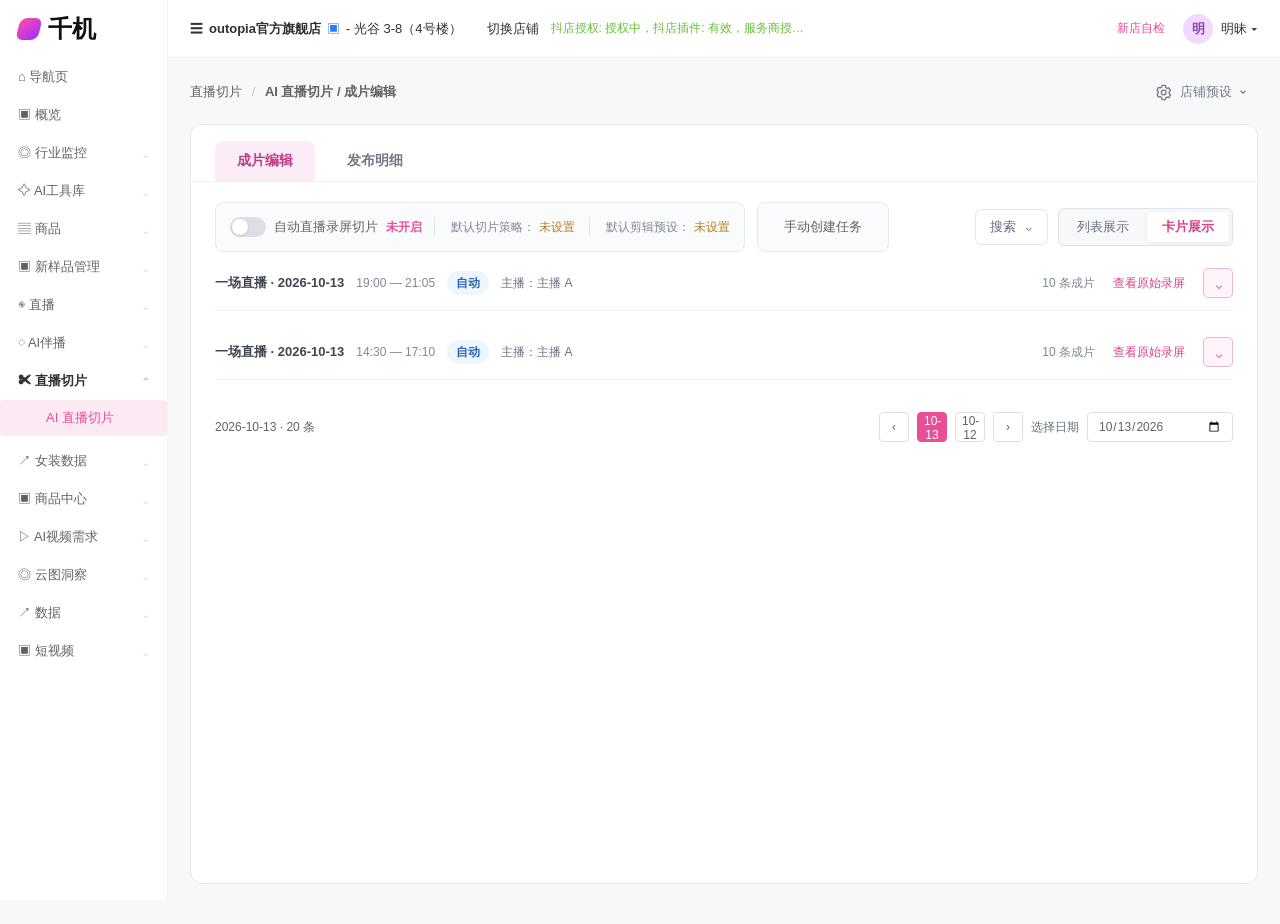
<file: index.html>
<!doctype html>
<html lang="zh-CN">
<head>
<meta charset="UTF-8"><meta name="viewport" content="width=device-width,initial-scale=1.0">
<title>成片库-直播切片-千机管理后台</title>
<style>
:root{--pink:#e94f95;--pink2:#ff6aa8;--bg:#f7f8fa;--line:#edf0f4;--text:#303133;--muted:#909399;--green:#67c23a;--red:#f56c6c;--sidebar:#fff;--active:#fbeaf3}*{box-sizing:border-box}body{margin:0;background:var(--bg);color:var(--text);font:13px -apple-system,BlinkMacSystemFont,"PingFang SC","Microsoft YaHei",sans-serif}button,input,select{font:inherit}button{cursor:pointer;border:0;background:none;color:inherit}.shell{display:flex;min-height:100vh}.sidebar{width:168px;background:var(--sidebar);border-right:1px solid #f0f2f5;flex:none;position:sticky;top:0;height:100vh;overflow:auto}.logo{height:58px;display:flex;align-items:center;gap:8px;padding:0 18px;font-size:24px;font-weight:800;color:#111}.logo i{width:22px;height:22px;border-radius:7px;background:linear-gradient(135deg,#ff4da6,#a12cff);transform:skewX(-14deg)}.menu{width:100%;display:flex;align-items:center;gap:8px;padding:10px 18px;color:#606266;text-align:left}.menu:hover{background:#fafafa}.menu.active{color:#303133;font-weight:600}.caret{margin-left:auto;color:#c0c4cc}.sub{padding:0 0 6px}.sub button{width:100%;display:flex;align-items:center;justify-content:space-between;padding:9px 18px 9px 46px;color:#606266;text-align:left}.sub button.active{background:var(--active);color:var(--pink);border-radius:4px}.star{color:#f2b24d}.main{flex:1;min-width:0}.top{height:58px;background:#fff;border-bottom:1px solid #f0f2f5;display:flex;align-items:center;justify-content:space-between;padding:0 22px}.store{display:flex;align-items:center;gap:8px;color:#303133}.store b{font-weight:600}.auth{color:#67c23a;font-size:12px}.right{display:flex;align-items:center;gap:18px}.check{color:var(--pink);font-size:12px}.user{display:flex;align-items:center;gap:8px}.avatar{width:30px;height:30px;border-radius:50%;background:#f3d9ff;color:#8e44ad;display:grid;place-items:center;font-weight:700}.content{padding:18px 22px 40px}.crumb{color:#606266;margin-bottom:16px}.crumb span{color:#c0c4cc;margin:0 6px}.filters{display:flex;gap:14px;align-items:center;flex-wrap:wrap;margin-bottom:16px}.label{color:#606266}.date,.input,.select{height:32px;border:1px solid #dcdfe6;border-radius:4px;background:#fff;padding:0 10px;color:#606266}.date{width:240px}.input{width:170px}.select{width:140px}.search{height:32px;padding:0 16px;background:var(--pink);color:#fff;border-radius:4px}.reset{height:32px;padding:0 16px;border:1px solid #dcdfe6;background:#fff;border-radius:4px}.table{width:100%;border-collapse:collapse;min-width:980px}.table th{text-align:left;color:#909399;font-weight:500;padding:13px 12px;border-bottom:1px solid var(--line);background:#fafafa}.table td{padding:18px 12px;border-bottom:1px solid var(--line);vertical-align:middle}.source{display:flex;align-items:center;gap:10px}.thumb{width:42px;height:42px;border-radius:4px;background:#f2e3d6;display:grid;place-items:center;position:relative;overflow:hidden}.thumb:before{content:"";width:20px;height:20px;border-radius:50%;background:#d9b59a}.thumb:after{content:"▶";position:absolute;color:#fff;font-size:12px;text-shadow:0 1px 3px #0008}.meta b{display:block;font-weight:600}.meta small{color:#909399}.badge{display:inline-flex;align-items:center;gap:4px;border:1px solid;border-radius:3px;padding:1px 7px;font-size:12px}.ok{color:#67c23a;border-color:#c2e7b0;background:#f0f9eb}.bad{color:#f56c6c;border-color:#fbc4c4;background:#fef0f0}.run{color:#e6a23c;border-color:#f5dab1;background:#fdf6ec}.progress{display:flex;align-items:center;gap:10px;color:#606266}.bar{width:110px;height:6px;background:#f2f2f2;border-radius:6px;overflow:hidden}.bar i{display:block;height:100%;background:var(--pink)}.view{color:var(--pink)}.delete{color:var(--pink);margin-left:10px}.pager{display:flex;justify-content:flex-end;align-items:center;gap:10px;margin-top:16px;color:#606266}.pager select,.pager input{height:30px;border:1px solid #dcdfe6;border-radius:4px;background:#fff}.page{width:30px;height:30px;border:1px solid #dcdfe6;border-radius:4px;background:#fff}.page.current{background:var(--pink);color:#fff;border-color:var(--pink)}.toast{position:fixed;top:20px;left:50%;transform:translateX(-50%) translateY(-8px);background:#fff;border:1px solid #ebeef5;box-shadow:0 4px 16px #0001;border-radius:4px;padding:10px 16px;opacity:0;transition:.2s}.toast.show{opacity:1;transform:translateX(-50%)}.modal{position:fixed;inset:0;background:#0004;display:none;place-items:center}.modal.show{display:grid}.box{width:460px;background:#fff;border-radius:6px;padding:22px}.box h3{margin:0 0 16px}.box input,.box textarea{width:100%;border:1px solid #dcdfe6;border-radius:4px;padding:8px}.box textarea{height:90px;margin-top:12px}.box-actions{display:flex;justify-content:flex-end;gap:8px;margin-top:16px}@media(max-width:900px){.sidebar{display:none}.filters{align-items:stretch}.date,.input,.select{width:100%}}
</style>
<style>
/* AI live slice workspace */
.ai-live-page{background:linear-gradient(180deg,#fff 0,#fbf8fc 100%);border:1px solid #f0e5f1;border-radius:14px;min-height:calc(100vh - 116px);overflow:hidden}.ai-live-hero{padding:24px 28px 18px;background:linear-gradient(135deg,#fff5fb,#f7f1ff);border-bottom:1px solid #f0e5f1;display:flex;justify-content:space-between;align-items:flex-start}.ai-live-hero h2{margin:0;color:#29223a;font-size:22px}.ai-live-hero p{margin:8px 0 0;color:#8a8194}.ai-live-pill{background:#fff;border:1px solid #eed6e8;border-radius:20px;padding:8px 14px;color:#a24383;font-size:12px}.ai-live-nav{display:flex;gap:10px;padding:18px 28px 0;background:#fff}.ai-live-nav button{padding:11px 22px;border-radius:10px 10px 0 0;color:#7c7286;font-weight:600}.ai-live-nav button.on{background:#fbecf7;color:#be3c87}.ai-live-body{padding:22px 28px 34px}.ai-live-tabbar{display:flex;gap:26px;border-bottom:1px solid #ece6ef;margin-bottom:20px}.ai-live-tabbar button{padding:0 2px 13px;color:#92899a;position:relative}.ai-live-tabbar button.on{color:#b63e86;font-weight:600}.ai-live-tabbar button.on:after{content:"";height:2px;background:#d84793;left:0;right:0;bottom:-1px;position:absolute;border-radius:2px}.ai-live-card{background:#fff;border:1px solid #eee6f0;border-radius:12px;padding:20px;box-shadow:0 6px 18px #4820500b;margin-bottom:16px}.ai-live-card h3{margin:0 0 6px;color:#393043;font-size:15px}.ai-live-card p{margin:0;color:#98909e;line-height:1.7}.ai-live-grid{display:grid;grid-template-columns:repeat(2,minmax(0,1fr));gap:16px}.ai-live-upload{border:1px dashed #dfc8dc;background:#fffaff;min-height:140px;border-radius:10px;display:flex;align-items:center;justify-content:center;flex-direction:column;gap:8px;color:#9a7c9b}.ai-live-upload strong{color:#bd4088;font-size:15px}.ai-live-fields{display:grid;grid-template-columns:repeat(2,minmax(0,1fr));gap:14px}.ai-live-field{display:flex;flex-direction:column;gap:7px}.ai-live-field label{color:#635b6b}.ai-live-field input,.ai-live-field select,.ai-live-field textarea{height:36px;border:1px solid #e1d9e3;border-radius:6px;padding:0 10px;background:#fff;color:#4e4755}.ai-live-field textarea{height:76px;padding-top:9px;resize:vertical}.ai-live-actions{display:flex;justify-content:flex-end;gap:10px;margin-top:18px}.ai-live-primary{background:#d94791;color:#fff;border-radius:6px;padding:9px 18px}.ai-live-secondary{border:1px solid #e0d8e2;background:#fff;border-radius:6px;padding:9px 18px;color:#665d6d}.ai-live-empty{text-align:center;padding:62px 20px;color:#a19aa7}.ai-live-empty .ai-live-empty-icon{width:56px;height:56px;border-radius:16px;background:#f8eaf5;color:#c24a8c;display:grid;place-items:center;font-size:25px;margin:0 auto 14px}.ai-live-list{width:100%;border-collapse:collapse}.ai-live-list th{background:#faf7fb;color:#908595;font-weight:500;text-align:left;padding:12px}.ai-live-list td{padding:14px 12px;border-top:1px solid #f0ebf1;color:#554d5d}.ai-live-badge{display:inline-block;padding:3px 8px;border-radius:12px;background:#f4eaf6;color:#9e5d9d;font-size:12px}.ai-live-modal{position:fixed;inset:0;background:#24152d66;display:grid;place-items:center;z-index:20}.ai-live-modal-box{width:min(620px,calc(100vw - 40px));background:#fff;border-radius:14px;padding:22px;box-shadow:0 20px 70px #29122f33}.ai-live-modal-head{display:flex;justify-content:space-between;align-items:center;margin-bottom:16px}.ai-live-modal-head h3{margin:0;color:#342b3c}.ai-live-close{font-size:22px;color:#9c92a1}.ai-live-checks{display:flex;gap:16px;flex-wrap:wrap}.ai-live-checks label{border:1px solid #e8dce8;border-radius:8px;padding:10px 12px;color:#6d6473}.ai-live-checks input{accent-color:#d94791;margin-right:7px}@media(max-width:800px){.ai-live-grid,.ai-live-fields{grid-template-columns:1fr}.ai-live-hero{padding:20px}.ai-live-body,.ai-live-nav{padding-left:18px;padding-right:18px}.ai-live-nav{overflow:auto}.ai-live-nav button{white-space:nowrap}}
</style>
<style>
.preset-page{background:#f7f8fa;min-height:calc(100vh - 95px);padding:8px 34px 40px;color:#17151f}.preset-hero{text-align:center;margin:4px 0 20px}.preset-hero h1{font-size:30px;margin:0 0 5px;font-weight:800}.preset-hero p{margin:0;color:#777487}.preset-modes{display:flex;background:#fff;border-radius:12px;box-shadow:0 5px 18px #391e570f;width:500px;max-width:100%;margin:0 auto 20px;padding:5px}.preset-modes button{flex:1;padding:12px;border-radius:10px;color:#55505f;font-weight:600}.preset-modes button.on{background:linear-gradient(100deg,#ad65ed,#de6fee);color:#fff}.preset-card{background:#fff;border:1px solid #eceaf2;border-radius:12px;max-width:1000px;margin:auto}.preset-tabs{display:flex;border-bottom:1px solid #eceaf2;padding:0 22px}.preset-tabs button{padding:16px 22px;color:#696573;font-weight:600}.preset-tabs button.on{color:#a356e7;border-bottom:3px solid #bf6bef}.preset-form{max-width:850px;margin:auto;padding:27px 55px}.preset-form>label{display:block;font-weight:700;margin:0 0 9px}.preset-form>label:not(:first-child){margin-top:20px}.preset-form em{color:#f05575;font-style:normal}.preset-select{width:100%;text-align:left;border:1px solid #dedbe6;border-radius:7px;height:40px;padding:0 13px;color:#aaa;background:#fff}.preset-checks,.preset-radios{display:flex;gap:18px;align-items:center;flex-wrap:wrap;color:#555}.preset-checks a{color:#a356e7}.preset-checks span{border:1px solid #e3e0e8;border-radius:5px;padding:5px 12px;color:#56515e}.preset-pills{display:flex;gap:11px}.preset-pills button{width:70px;height:31px;background:#f5f4f8;border-radius:5px}.preset-pills button.on{background:#fff;border:2px solid #bc67ec;color:#8e46cb}.preset-strategy{display:grid;grid-template-columns:repeat(4,1fr);gap:12px}.preset-key-products{display:grid;grid-template-columns:72px 1fr;gap:12px;align-items:start;margin-top:14px}.preset-key-products[hidden]{display:none!important}.preset-key-products>span{padding-top:8px;color:#555;font-weight:700}.preset-product-picker{display:flex;flex-wrap:wrap;gap:8px;min-height:38px;padding:8px;border:1px solid #dedbe6;border-radius:8px;background:#fff}.preset-product-chip{display:inline-flex;align-items:center;gap:7px;max-width:100%;padding:6px 8px 6px 10px;border-radius:6px;background:#f7f4fb;color:#4d4858}.preset-product-chip small{color:#8d8796}.preset-product-chip button{width:16px;height:16px;border-radius:50%;color:#909399;font-size:14px;line-height:1}.preset-product-chip button:hover{color:#e94f95}.preset-product-add{width:32px;height:32px;border:1px dashed #c8b7db;border-radius:6px;background:#fff;color:#a356e7;font-size:20px;line-height:1}.preset-product-add:hover{border-color:#b966e9;background:#fbf4ff}.preset-product-empty{color:#909399;padding:6px 2px}.preset-product-options{display:grid;gap:8px;max-height:320px;overflow:auto;margin-top:14px}.preset-product-options label{display:flex;align-items:center;gap:8px;padding:9px 10px;border:1px solid #eeeaf3;border-radius:7px}.preset-product-options small{margin-left:auto;color:#909399}.preset-quantities{display:flex;gap:28px;flex-wrap:wrap}.preset-quantities label{display:flex;align-items:center;gap:8px;color:#555;font-weight:600}.preset-quantities input,.preset-quantities select{width:88px;height:34px;border:1px solid #dedbe6;border-radius:6px;padding:0 10px;color:#17151f;background:#fff}.preset-quantities span{color:#8b8794;font-weight:500}.preset-strategy button{border:1px solid #dedbe6;border-radius:8px;text-align:left;padding:14px}.preset-strategy button.on{border:2px solid #b966e9;background:#fbf4ff}.preset-strategy b{display:block;margin-bottom:6px}.preset-strategy small{color:#716c79;line-height:1.4}.preset-radios label{display:flex;gap:6px;align-items:center}.preset-ratios{display:grid;grid-template-columns:repeat(2,minmax(0,220px));gap:12px}.preset-ratios button{border:1px solid #e5e1ea;border-radius:8px;text-align:left;padding:12px;min-height:72px}.preset-ratios button.on{border-color:#b762ea;background:#fbf3ff}.preset-ratios b{display:block}.preset-ratios small{display:block;color:#85818e;font-size:11px;margin-top:5px;line-height:1.35}.preset-actions{display:flex;justify-content:flex-end;gap:9px;margin-top:25px}.preset-actions>button:first-child:not(.primary-preset){border:1px solid #e0dce7;border-radius:7px;padding:9px 20px;background:#fff}.primary-preset{background:linear-gradient(100deg,#aa61e9,#dc6deb);color:#fff;border-radius:7px;padding:10px 24px;font-weight:700}.default-preset-btn{border:1px solid #dcdfe6;border-radius:7px;padding:10px 20px;background:#fff;color:#606266;font-weight:600;cursor:pointer}.default-preset-btn:hover:not(:disabled){border-color:#e94f95;color:#e94f95}.default-preset-btn:disabled{background:#f5f7fa;border-color:#e4e7ed;color:#c0c4cc;cursor:not-allowed}@media(max-width:700px){.preset-page{padding:10px 12px}.preset-form{padding:24px 18px}.preset-strategy,.preset-ratios{grid-template-columns:1fr 1fr}.preset-pills{flex-wrap:wrap}}
</style><style>.preset-modes button:first-child{display:none!important}.preset-modes{width:360px!important}</style><style id="editor-css">
.ed{display:flex;flex-direction:column;height:calc(100vh - 54px);background:#f4f5f7;color:#1d1a24;margin:-8px -34px -40px}.ed-top{height:52px;background:#fff;border-bottom:1px solid #eceaf1;display:flex;align-items:center;padding:0 16px;gap:12px}.ed-top .back{border:1px solid #e4e0ea;border-radius:6px;height:30px;padding:0 10px;color:#5c5666}.ed-top b{font-size:15px}.ed-top .spacer{flex:1}.ed-next{background:#e94f95;color:#fff;border-radius:6px;height:32px;padding:0 16px;font-weight:600}.ed-body{flex:1;display:grid;grid-template-columns:92px 1fr 320px;min-height:0}.ed-tools{background:#fff;border-right:1px solid #eceaf1;display:flex;flex-direction:column;padding:8px 6px;gap:4px}.ed-tools button{border-radius:8px;padding:10px 4px;color:#5d5866;font-size:12px;line-height:1.25}.ed-tools button.on{background:#fff0f6;color:#e94f95;font-weight:700}.ed-stage{display:flex;flex-direction:column;min-width:0;background:#f7f8fa}.ed-stage-bar{display:flex;justify-content:flex-end;gap:8px;padding:10px 14px}.ed-stage-bar button{border:1px solid #e4e0ea;background:#fff;border-radius:6px;height:28px;padding:0 10px;font-size:12px;color:#5c5666}.ed-canvas-wrap{flex:1;display:flex;align-items:center;justify-content:center;min-height:0}.ed-canvas{width:240px;aspect-ratio:9/16;background:linear-gradient(180deg,#2a2433,#16131c);border-radius:10px;box-shadow:0 12px 30px #1b12261f;position:relative;overflow:hidden;color:#fff}.ed-canvas .cap{position:absolute;left:8%;right:8%;bottom:18%;text-align:center;font-weight:800;font-size:18px;text-shadow:0 2px 0 #000,0 0 8px #000;line-height:1.25}.ed-canvas .badge{position:absolute;left:10px;top:10px;background:#e94f95;border-radius:4px;font-size:11px;padding:2px 6px}.ed-side{background:#fff;border-left:1px solid #eceaf1;display:flex;flex-direction:column;min-height:0}.ed-side h3{margin:0;padding:12px 14px 8px;font-size:14px;display:flex;align-items:center;justify-content:space-between}.ed-switch{width:36px;height:20px;border-radius:10px;background:#e94f95;position:relative}.ed-switch i{position:absolute;right:2px;top:2px;width:16px;height:16px;border-radius:50%;background:#fff}.ed-side .add{margin:0 14px 8px;border:1px dashed #e94f95;color:#e94f95;border-radius:6px;height:32px;font-weight:600}.ed-list{overflow:auto;flex:1;padding:0 10px 8px}.ed-item{border:1px solid #eeeaf2;border-radius:8px;padding:8px;margin-bottom:8px;cursor:pointer}.ed-item.on{border-color:#e94f95;background:#fff7fb}.ed-item header{display:flex;justify-content:space-between;color:#8a8494;font-size:11px;margin-bottom:4px}.ed-item header button{color:#c4becb}.ed-item input{width:100%;border:0;background:transparent;font-weight:600;color:#241f2b}.ed-props{border-top:1px solid #eeeaf2;padding:10px 14px 12px;display:grid;grid-template-columns:1fr 1fr;gap:8px}.ed-props label{font-size:11px;color:#7a7484;display:flex;flex-direction:column;gap:4px}.ed-props input,.ed-props select{border:1px solid #e6e2eb;border-radius:5px;height:28px;padding:0 6px;background:#fff}.ed-props .full{grid-column:1/-1}.ed-seg{display:flex;background:#f4f2f6;border-radius:6px;padding:2px}.ed-seg button{flex:1;height:26px;border-radius:5px;color:#666}.ed-seg button.on{background:#fff;color:#e94f95;font-weight:700}.ed-tl{height:168px;background:#fff;border-top:1px solid #eceaf1;display:flex;flex-direction:column}.ed-tl-bar{height:40px;display:flex;align-items:center;gap:6px;padding:0 10px;border-bottom:1px solid #f0eef3}.ed-tl-bar button{width:28px;height:28px;border-radius:6px;color:#5d5866}.ed-tl-bar button:hover{background:#f6f4f8}.ed-time{margin-left:8px;font-variant-numeric:tabular-nums;color:#3d3846;font-size:12px}.ed-tl-bar .spacer{flex:1}.ed-zoom{width:110px}.ed-track{flex:1;position:relative;margin:10px 12px;background:#f7f5f9;border-radius:8px;overflow:hidden}.ed-clip{position:absolute;top:16px;bottom:16px;left:4%;background:linear-gradient(90deg,#ffd6e8,#f7b4d2);border-radius:6px;border:1px solid #e94f95}.ed-playhead{position:absolute;top:0;bottom:0;width:2px;background:#e94f95}.ed-playhead:before{content:"";position:absolute;top:0;left:-5px;border:6px solid transparent;border-top-color:#e94f95}.ed-panel-note{padding:16px;color:#6d6776;font-size:13px;line-height:1.6}.ed-bgm-toggle{display:flex;align-items:center;gap:8px;margin-top:14px;color:#303133;font-weight:600}.ed-bgm-toggle input{position:absolute;opacity:0}.ed-bgm-track{width:36px;height:20px;border-radius:10px;background:#dcdfe6;position:relative}.ed-bgm-track:after{content:"";position:absolute;left:2px;top:2px;width:16px;height:16px;border-radius:50%;background:#fff;transition:.15s}.ed-bgm-toggle input:checked+.ed-bgm-track{background:#e94f95}.ed-bgm-toggle input:checked+.ed-bgm-track:after{transform:translateX(16px)}
<style id="editor-embedded-fix">.preset-form:has(.ed){padding:0!important;max-width:none!important}.preset-form .ed{margin:0;height:760px;min-height:0;border-radius:0 0 12px 12px}.preset-form:has(.ed){border-radius:0 0 12px 12px}</style><style id="lexicon-css">
.lex{padding:22px 34px 34px;min-height:620px;color:#303133}
.lex-head{display:flex;align-items:baseline;gap:12px;margin-bottom:18px}
.lex-head b{font-size:16px;font-weight:700}
.lex-head span{color:#909399;font-size:13px}
.lex-bar{display:flex;align-items:center;gap:12px;margin-bottom:16px}
.lex-search{position:relative;width:280px}
.lex-search input{width:100%;height:32px;border:1px solid #dcdfe6;border-radius:4px;padding:0 32px 0 12px;outline:none}
.lex-search input:focus{border-color:#e94f95}
.lex-search i{position:absolute;right:10px;top:8px;color:#c0c4cc;font-style:normal}
.lex-bar .spacer{flex:1}
.lex-btn{height:32px;padding:0 16px;border-radius:4px;font-size:13px}
.lex-btn.ghost{background:#fff;border:1px solid #f5c2d6;color:#e94f95}
.lex-btn.solid{background:#e94f95;color:#fff}
.lex-pools{display:grid;grid-template-columns:1fr 1fr;gap:20px;margin-top:10px}
.lex-pool{border:1px solid #e8e6ef;border-radius:10px;background:#fff;padding:16px;min-height:360px;display:flex;flex-direction:column}
.lex-pool-header{display:flex;align-items:center;justify-content:space-between;margin-bottom:14px;padding-bottom:10px;border-bottom:1px dashed #edeaf2}
.lex-pool-title{display:flex;align-items:center;gap:8px;font-weight:700;font-size:14px}
.lex-pool-title i{width:8px;height:8px;border-radius:50%;display:inline-block}
.lex-pool.hot .lex-pool-title i{background:#e94f95}
.lex-pool.forbidden .lex-pool-title i{background:#f56c6c}
.lex-pool-count{font-size:12px;color:#909399}
.lex-tags{display:flex;flex-wrap:wrap;gap:10px;align-content:flex-start;flex:1}
.lex-tag{position:relative;display:inline-flex;align-items:center;background:#f7f6fa;border:1px solid #e4e0ec;border-radius:6px;padding:7px 14px;font-size:13px;color:#303133;transition:all .15s;cursor:default}
.lex-tag:hover{background:#fff;border-color:#e94f95;box-shadow:0 2px 8px #e94f9518}
.lex-tag-del{position:absolute;top:-7px;right:-7px;width:16px;height:16px;border-radius:50%;background:#e94f95;color:#fff;font-size:11px;line-height:15px;text-align:center;display:none;cursor:pointer;border:1px solid #fff;box-shadow:0 1px 3px #0003}
.lex-pool.forbidden .lex-tag-del{background:#f56c6c}
.lex-tag:hover .lex-tag-del{display:block}
.lex-tag-del:hover{transform:scale(1.15)}.lex-upload-card{border:1px solid #ebe7f2;border-radius:8px;padding:14px;background:#faf9fc;display:flex;flex-direction:column;justify-content:space-between}.lex-add-tag{justify-content:center;min-width:34px;padding:7px 12px;color:#e94f95;border-style:dashed;background:#fff;cursor:pointer;font-weight:700}.lex-pool.forbidden .lex-add-tag{color:#f56c6c}.lex-add-tag:hover{background:#fff7f7}
.lex-empty{padding:40px;text-align:center;color:#c0c4cc}
.lex-mask{position:fixed;inset:0;background:#0006;display:flex;align-items:center;justify-content:center;z-index:50}
.lex-dialog{width:420px;background:#fff;border-radius:8px;padding:20px 22px}
.lex-dialog h4{margin:0 0 16px;font-size:16px}
.lex-dialog input{width:100%;height:36px;border:1px solid #dcdfe6;border-radius:4px;padding:0 12px}
.lex-dialog input:focus{border-color:#e94f95;outline:none}
.lex-dialog .row{display:flex;justify-content:flex-end;gap:10px;margin-top:18px}
.lex-count{margin-left:8px;color:#c0c4cc;font-size:12px}
.preset-setting .default-preset-btn{margin-left:auto;flex-shrink:0;min-height:32px;padding:7px 18px}
.preset-tab-actions{margin:0;padding:25px 55px 27px}.preset-form:has(#editorHost) .ed{height:672px}.preset-form:has(#lexiconHost) .lex{min-height:530px}.preset-tab-actions .primary-preset{flex-shrink:0}@media(max-width:700px){.preset-tab-actions{padding:24px 18px}}
.crumb{display:flex;align-items:center;justify-content:space-between;gap:16px;min-height:32px}.settings-dialog-mask{position:fixed;inset:0;z-index:45;display:flex;align-items:center;justify-content:center;padding:40px;background:#20253166;backdrop-filter:blur(2px)}.settings-dialog{display:flex;flex-direction:column;width:min(1180px,100%);height:min(840px,calc(100dvh - 80px));background:#fff;border:1px solid #e8eaf0;border-radius:16px;box-shadow:0 24px 80px #151b3033;overflow:hidden}.settings-dialog-heading{display:flex;align-items:center;justify-content:space-between;gap:16px;padding:18px 24px;border-bottom:1px solid #edf0f4;flex:none}.settings-dialog-heading small{color:#909399;font-size:12px}.settings-dialog-heading h2{margin:4px 0 0;font-size:18px;color:#303745}.settings-dialog-heading button{height:32px;width:32px;border-radius:6px;font-size:24px;color:#909399}.settings-dialog-heading button:hover{background:#f7f8fa;color:#e94f95}.settings-dialog .settings-dialog-body{flex:1;min-height:0;overflow:auto;overscroll-behavior:contain;padding:20px 24px 24px}.settings-dialog .preset-setting{padding:0 4px 16px}.settings-dialog .preset-form{padding:16px 4px}.settings-dialog .preset-tabs{padding-left:4px}.settings-dialog .preset-tab-actions{margin-top:24px}.settings-dialog-open>.ai-live-modal{z-index:70}@media(max-width:760px){.settings-dialog-mask{padding:16px}.settings-dialog{height:calc(100dvh - 32px);border-radius:12px}.settings-dialog-heading{padding:14px 16px}.settings-dialog-body{padding:16px}.settings-dialog .preset-setting{flex-wrap:wrap}.settings-dialog .preset-picker{max-width:100%}}
.workspace-settings{position:relative;flex:none}.crumb .workspace-settings-label{margin:0;color:inherit;white-space:nowrap}.workspace-settings-trigger{display:flex;align-items:center;justify-content:center;gap:6px;height:32px;padding:0 9px;border:1px solid transparent;border-radius:6px;color:#747b8b}.workspace-settings-trigger:hover,.workspace-settings-trigger[aria-expanded="true"]{background:#fff;border-color:#e4e7ed;color:#e94f95}.workspace-settings-trigger:focus-visible{outline:2px solid #e94f95;outline-offset:2px}.workspace-settings-menu{position:absolute;top:calc(100% + 6px);right:0;z-index:40;width:160px;padding:6px;border:1px solid #e4e7ed;border-radius:8px;background:#fff;box-shadow:0 6px 22px #00000012}.workspace-settings-menu[hidden]{display:none}.workspace-settings-menu button{display:block;width:100%;padding:10px 12px;border-radius:4px;text-align:left;color:#606266}.workspace-settings-menu button:hover,.workspace-settings-menu button:focus-visible{outline:none;background:#fbeaf3;color:#e94f95}.workspace-settings-menu [data-setting-host]{border-top:1px solid #edf0f4;border-radius:0;margin-top:4px}
</style><style id="preset-setting-css">.preset-setting{display:flex;align-items:center;gap:12px;margin:0;padding:16px 22px 0;color:#606266}.preset-setting[hidden]{display:none}.preset-setting label{font-weight:600}.preset-setting #presetSelect{display:none}.preset-picker{position:relative;width:220px}.preset-picker-trigger{display:flex;align-items:center;gap:8px;width:100%;height:32px;border:1px solid #dcdfe6;border-radius:4px;background:#fff;color:#606266;padding:0 10px;text-align:left}.preset-picker-trigger:focus-visible,.preset-picker-trigger[aria-expanded="true"]{outline:none;border-color:#e94f95}.preset-picker-arrow{margin-left:auto;width:7px;height:7px;border-right:1px solid #909399;border-bottom:1px solid #909399;transform:rotate(45deg);margin-top:-4px}.preset-default-badge{display:inline-flex;align-items:center;padding:2px 6px;background:#f0f1f3;border-radius:4px;color:#909399;font-size:11px;line-height:16px;font-weight:400;white-space:nowrap}.preset-picker-menu{position:absolute;top:calc(100% + 6px);left:0;right:0;z-index:20;padding:5px 0;border:1px solid #e4e7ed;border-radius:6px;background:#fff;box-shadow:0 6px 18px #00000014}.preset-picker-menu[hidden]{display:none}.preset-picker-option{display:flex;align-items:center;gap:8px;width:100%;padding:9px 12px;text-align:left;color:#606266}.preset-picker-option:hover,.preset-picker-option:focus-visible{outline:none;background:#f7f6fa}.preset-picker-create{border-top:1px solid #ebeef5;margin-top:5px;color:#a356e7}.preset-picker-option[aria-selected="true"]{color:#a356e7;background:#fbf4ff}</style>
<style id="highlight-detail-css">
.highlight-table-wrap{overflow-x:auto;background:#fff}.highlight-table .thumb{width:52px;height:52px;background:linear-gradient(145deg,#e6d4c7,#b88e75)}.highlight-table .meta b{font-weight:500}.highlight-table .meta small{display:block;margin-top:5px}.highlight-actions{display:flex;align-items:center;gap:12px;white-space:nowrap}.highlight-actions button{color:#e94f95}.highlight-actions .retry{color:#606266}.highlight-status{color:#606266}.highlight-status.done{color:#67c23a}.highlight-status.running{color:#e6a23c}.highlight-mask{position:fixed;inset:0;z-index:80;background:#0006;display:flex;align-items:center;justify-content:center;padding:28px}.highlight-dialog{width:min(1040px,calc(100vw - 56px));max-height:calc(100vh - 56px);overflow:hidden;background:#fff;border-radius:6px;box-shadow:0 16px 48px #0003;display:flex;flex-direction:column}.highlight-dialog-head{height:54px;display:flex;align-items:center;padding:0 20px;border-bottom:1px solid #ebeef5}.highlight-dialog-head h3{margin:0;font-size:16px}.highlight-close{margin-left:auto;width:32px;height:32px;color:#909399;font-size:22px}.highlight-dialog-body{padding:18px 20px 22px;overflow:auto}.highlight-task-line{font-weight:600;margin-bottom:14px}.highlight-summary{display:grid;grid-template-columns:2fr repeat(3,1fr);border:1px solid #ebeef5;border-radius:4px;background:#fafafa;margin-bottom:20px}.highlight-summary div{padding:13px 16px;border-right:1px solid #ebeef5}.highlight-summary div:last-child{border:0}.highlight-summary span{display:block;color:#909399;font-size:12px;margin-bottom:5px}.highlight-summary b{font-weight:500}.highlight-section-title{display:flex;align-items:center;gap:10px;margin:0 0 12px;font-size:14px}.highlight-section-title span{color:#909399;font-size:12px;font-weight:400}.highlight-detail-table{width:100%;border-collapse:collapse;min-width:830px}.highlight-detail-table th{padding:11px 10px;background:#fafafa;color:#909399;font-weight:500;text-align:left;border-bottom:1px solid #ebeef5}.highlight-detail-table td{padding:12px 10px;border-bottom:1px solid #ebeef5}.highlight-video{display:flex;align-items:center;gap:8px}.highlight-video .video-thumb{width:72px;height:46px;border-radius:4px;background:linear-gradient(145deg,#d6c0b2,#9c755e);display:grid;place-items:center;color:#fff;cursor:pointer;position:relative;overflow:hidden}.highlight-video .video-thumb:before{content:"";width:22px;height:22px;border:1px solid #fff;border-radius:50%;background:#0003}.highlight-video .video-thumb:after{content:"▶";position:absolute;font-size:10px;margin-left:2px}.highlight-progress{color:#67c23a}.detail-action{color:#e94f95;margin-right:12px}.detail-published{color:#67c23a}.detail-preview{position:fixed;inset:0;z-index:90;background:#000b;display:flex;align-items:center;justify-content:center}.detail-preview-card{width:270px;aspect-ratio:9/16;border-radius:10px;background:linear-gradient(160deg,#3a2f38,#151319);color:#fff;display:flex;align-items:center;justify-content:center;text-align:center;position:relative}.detail-preview-close{position:absolute;right:12px;top:10px;color:#fff;font-size:22px}.detail-preview-play{width:58px;height:58px;border:2px solid #fff;border-radius:50%;display:grid;place-items:center;font-size:22px;padding-left:4px}.highlight-empty{text-align:center;color:#c0c4cc;padding:70px 0}.highlight-page-info{margin-right:auto}@media(max-width:800px){.highlight-summary{grid-template-columns:1fr 1fr}.highlight-summary div:nth-child(2){border-right:0}.highlight-summary div{border-bottom:1px solid #ebeef5}.highlight-mask{padding:10px}.highlight-dialog{width:calc(100vw - 20px);max-height:calc(100vh - 20px)}}
.highlight-main-head{display:flex;align-items:center;justify-content:flex-start;gap:20px;margin-bottom:18px;padding:4px 0 16px;border-bottom:1px solid #ebeef5}.highlight-head-copy{flex:none}.highlight-main-head h2{font-size:17px;margin:0}.highlight-head-controls,.highlight-capture-actions,.highlight-head-actions{display:flex;align-items:center;gap:10px}.highlight-capture-actions>*{width:auto}.highlight-history-btn,.highlight-publish-record-btn{min-width:138px;height:34px;padding:0 16px;border:1px solid #e94f95;border-radius:4px;background:#fff;color:#e94f95;white-space:nowrap}.highlight-history-btn:hover,.highlight-publish-record-btn:hover{background:#fff5f9}.highlight-filter-tag{display:inline-flex;align-items:center;gap:8px;border:1px solid #f3c0d6;background:#fff5f9;color:#e94f95;border-radius:4px;padding:6px 10px}.highlight-filter-tag button{color:#e94f95;font-size:16px;line-height:1}.highlight-task-id{color:#e94f95}.history-dialog{width:min(1120px,calc(100vw - 56px))}.history-dialog .highlight-dialog-body{padding-top:16px}.history-table .thumb{width:48px;height:48px}.history-filters{margin-bottom:16px}.highlight-clip-filters{flex-wrap:wrap}.highlight-clip-filters .task-filter-space{margin-left:auto}.live-source-cell{position:relative;width:250px;vertical-align:stretch;background:#fff}.live-source-cell:before{content:"";position:absolute;left:13px;top:8px;bottom:8px;width:2px;border-radius:2px;background:#e94f95}.live-source{position:relative;display:flex;align-items:flex-start;gap:12px;height:100%;padding:8px 0 8px 28px}.live-source:before,.live-source:after{content:"";position:absolute;left:10px;width:8px;height:8px;border:2px solid #e94f95;border-radius:50%;background:#fff;z-index:1}.live-source:before{top:16px}.live-source:after{bottom:10px}.live-source b,.live-source small,.live-source time{display:block}.live-source b{font-weight:500}.live-source small,.live-source time{margin-top:4px;color:#909399;font-size:12px}.live-source time{color:#e94f95;font-weight:600;white-space:nowrap}.clip-row-actions{display:flex;align-items:center;gap:8px;flex-wrap:wrap;min-width:220px}.clip-row-actions .detail-action{margin-right:0}.highlight-detail-table .clip-product{min-width:120px}.highlight-detail-table .clip-product b{display:block;font-weight:500}.highlight-detail-table .clip-product small{display:block;color:#909399;margin-top:4px}.highlight-detail-table .clip-index{color:#909399;white-space:nowrap}.highlight-detail-table .clip-task small{display:block;color:#909399;margin-top:4px}@media(max-width:1100px){.highlight-main-head{align-items:flex-start;flex-wrap:wrap}.highlight-head-controls{width:100%;flex-wrap:wrap;justify-content:flex-start}.highlight-capture-actions,.highlight-head-actions{flex-wrap:wrap}}.highlight-clip-filters .task-filter-space{margin-left:0}}
.highlight-batch-btn{height:34px;padding:0 15px;border:1px solid #dcdfe6;border-radius:4px;background:#fff;color:#606266}.highlight-batch-btn:hover,.highlight-batch-btn.active{border-color:#e94f95;color:#e94f95;background:#fff5f9}.highlight-select-col{width:42px;text-align:center!important}.highlight-select{width:15px;height:15px;accent-color:#e94f95;vertical-align:middle}.highlight-select:disabled{opacity:.36;cursor:not-allowed}.highlight-batch-count{color:#e94f95;font-size:13px;white-space:nowrap}.highlight-batch-toolbar{display:flex;align-items:center;gap:10px;margin:-8px 0 14px;padding:12px 14px;border:1px solid #f2d2e1;border-radius:4px;background:#fff8fb}.highlight-batch-toolbar span{margin-right:auto;color:#606266;font-size:13px}.highlight-batch-action{height:34px;padding:0 17px;border:1px solid #e94f95;border-radius:4px;background:#fff;color:#e94f95}.highlight-batch-action.primary{background:#e94f95;color:#fff}.highlight-batch-action:disabled{border-color:#dcdfe6;background:#f5f7fa;color:#c0c4cc;cursor:not-allowed}
.highlight-upload-btn{height:34px;padding:0 16px;border:1px solid #e94f95;border-radius:4px;background:#fff;color:#e94f95}.highlight-upload-btn:hover{background:#fff5f9}.highlight-upload-dialog{width:min(520px,calc(100vw - 56px))}.highlight-upload-field{margin-bottom:16px}.highlight-upload-field span{display:block;margin-bottom:8px;color:#606266}.highlight-upload-field input,.highlight-upload-field select{width:100%;height:36px;border:1px solid #dcdfe6;border-radius:4px;padding:0 12px;background:#fff;color:#606266}.highlight-upload-file{display:flex;align-items:center;gap:10px}.highlight-upload-file input{display:none}.highlight-upload-file button{height:36px;padding:0 14px;border:1px solid #e94f95;border-radius:4px;color:#e94f95;white-space:nowrap}.highlight-upload-file b{min-width:0;overflow:hidden;color:#909399;font-weight:400;text-overflow:ellipsis;white-space:nowrap}.highlight-upload-actions{display:flex;justify-content:flex-end;gap:10px;margin-top:20px}
.highlight-auto-switch{display:inline-flex;align-items:center;gap:8px;height:34px;padding:0 12px;border:1px solid #e94f95;border-radius:4px;background:#fff;color:#606266;white-space:nowrap}.highlight-auto-switch input{position:absolute;opacity:0;pointer-events:none}.highlight-auto-track{width:36px;height:20px;border-radius:999px;background:#dcdfe6;position:relative;transition:.2s}.highlight-auto-track:before{content:"";position:absolute;top:2px;left:2px;width:16px;height:16px;border-radius:50%;background:#fff;box-shadow:0 1px 3px #0002;transition:.2s}.highlight-auto-switch input:checked+.highlight-auto-track{background:#e94f95}.highlight-auto-switch input:checked+.highlight-auto-track:before{transform:translateX(16px)}.highlight-auto-switch input:focus-visible+.highlight-auto-track{outline:2px solid #f3c0d6;outline-offset:2px}.highlight-auto-state{color:#e94f95;font-size:12px}
.product-manage{padding:24px 28px}.product-manage-head{display:flex;align-items:center;gap:12px;margin-bottom:18px}.product-manage-head div:first-child{margin-right:auto}.product-manage-head h3{margin:0 0 5px;font-size:16px}.product-manage-head p{margin:0;color:#909399}.product-search{width:220px;height:34px;border:1px solid #dcdfe6;border-radius:4px;padding:0 11px}.product-add{height:34px;padding:0 16px;border-radius:4px;background:#e94f95;color:#fff}.product-template{height:34px;padding:0 14px;border:1px solid #e94f95;border-radius:4px;background:#fff;color:#e94f95;white-space:nowrap}.product-template:hover{background:#fff5f9}.product-table{width:100%;border-collapse:collapse}.product-table th{padding:12px 14px;text-align:left;color:#909399;font-weight:500;background:#fafafa;border-bottom:1px solid #ebeef5}.product-table td{padding:14px;border-bottom:1px solid #ebeef5}.product-name{display:flex;align-items:center;gap:10px}.product-cover{width:44px;height:44px;border-radius:6px;background:linear-gradient(135deg,#f8dce8,#efd7c8);display:grid;place-items:center;color:#fff;font-size:18px}.product-name b{display:block}.product-name small{display:block;margin-top:4px;color:#909399}.product-switch{display:inline-flex;align-items:center;gap:7px;color:#606266}.product-switch input{accent-color:#e94f95}.product-remove{color:#e94f95}.product-empty{padding:48px!important;text-align:center;color:#909399}.product-count{color:#e94f95;font-weight:600}@media(max-width:800px){.product-manage{padding:18px}.product-manage-head{align-items:stretch;flex-direction:column}.product-manage-head div:first-child{margin-right:0}.product-search{width:100%}.product-table{min-width:680px}}
.host-manage{padding:22px}.host-account-info{display:grid;grid-template-columns:repeat(2,minmax(180px,280px));gap:16px;margin-top:16px}.host-account-info div{padding:14px 16px;border-radius:8px;background:#faf7ff}.host-account-info span{display:block;color:#909399;font-size:12px}.host-account-info b{display:block;margin-top:6px;font-weight:600}.host-manage .ai-live-tabbar button.on{color:#a356e7}.host-manage .ai-live-tabbar button.on:after{background:#bf6bef}.host-manage .ai-live-primary{background:linear-gradient(100deg,#aa61e9,#dc6deb)}
.host-accounts-head{display:flex;align-items:center;justify-content:space-between;gap:16px;margin-bottom:20px}.host-accounts-head .ai-live-primary{flex:none}.host-accounts-count{margin-left:8px;color:#98909e;font-size:12px;font-weight:400}.host-accounts-scroll{overflow:auto;border:1px solid #eee6f0;border-radius:8px}.host-accounts-table{min-width:900px;table-layout:fixed}.host-accounts-table th:nth-child(1){width:14%}.host-accounts-table th:nth-child(2){width:12%}.host-accounts-table th:nth-child(3){width:10%}.host-accounts-table th:nth-child(4){width:18%}.host-accounts-table th:nth-child(5){width:18%}.host-accounts-table th:nth-child(6){width:10%}.host-accounts-table th:nth-child(7){width:18%}.host-account-name,.host-account-alias,.host-account-real,.host-account-social{overflow-wrap:anywhere;font-weight:500}.host-binding-view{color:#a356e7;font-size:13px;padding:6px 0;min-height:32px}.host-binding-view:hover{color:#8031ba}.host-binding-view:focus-visible{outline:2px solid #a356e7;outline-offset:3px}.host-binding-warning{padding:14px 16px;background:#fff8eb;border:1px solid #f5d5a0;border-radius:8px;color:#895d16;line-height:1.7}.host-binding-grid{display:grid;grid-template-columns:repeat(2,minmax(0,1fr));gap:14px;margin:18px 0}.host-binding-grid div{padding:12px 14px;background:#faf7ff;border-radius:8px}.host-binding-grid dt{font-size:12px;color:#909399;margin-bottom:6px}.host-binding-grid dd{margin:0;color:#393043;overflow-wrap:anywhere}.host-binding-note{font-size:12px;color:#909399;line-height:1.7}@media(max-width:600px){.host-binding-grid{grid-template-columns:1fr}}.host-account-rebind{color:#a356e7;font-size:13px;padding:6px 0}.host-account-rebind:hover{color:#8031ba}.host-accounts-empty{padding:40px 16px;text-align:center;color:#98909e;background:#faf9fc;border-radius:8px}@media(max-width:800px){.host-accounts-head{align-items:flex-start;flex-direction:column}.host-manage{padding:18px 0}}.host-accounts-table tbody th{background:#fcfaff;border-top:1px solid #f0ebf1;vertical-align:top;padding:22px 12px;color:#554d5d}.host-accounts-table tbody td{padding:0 12px;vertical-align:top}.host-accounts-table .host-account-real{padding-top:22px}.host-account-alias b{display:block;font-size:14px;color:#5e347a}.host-account-alias small{display:block;margin-top:6px;color:#98909e;font-size:12px;font-weight:400}.host-group-add{display:block;margin:0;color:#a356e7;font-size:12px;padding:10px 0;min-height:44px;white-space:nowrap}.host-account-stack-item{height:64px;display:flex;align-items:center;min-width:0;border-bottom:1px solid #f4eff7}.host-account-stack-item:last-child{border-bottom:0}.host-account-stack-value{display:-webkit-box;-webkit-box-orient:vertical;-webkit-line-clamp:2;overflow:hidden;overflow-wrap:anywhere}.host-group-pending{line-height:1.5}.host-account-stack .host-account-rebind{font-size:12px}.host-account-actions{display:flex;gap:10px;flex-wrap:wrap;align-content:center}.host-account-delete{font-size:12px;color:#e25757;padding:6px 0}.host-account-delete:hover{color:#bc3030}.host-delete-summary{padding:14px;background:#faf7ff;border-radius:8px;margin:16px 0;line-height:1.8;overflow-wrap:anywhere}.host-delete-confirm{background:#df5454!important}.host-account-actions button:focus-visible,.host-group-add:focus-visible{outline:2px solid #a356e7;outline-offset:2px}
.ai-workspace .preset-page{min-height:0;padding:0;background:transparent}.ai-workspace .preset-card{max-width:none;margin:0;border:0;border-radius:0;background:transparent;box-shadow:none}.ai-workspace .preset-form{max-width:none;margin:0;padding:8px 28px 28px}.ai-workspace .preset-setting{padding:4px 28px 0}.ai-workspace .preset-tabs{flex-wrap:wrap}.ai-workspace #panel{min-width:0}.ai-workspace .ai-live-nav button:focus-visible{outline:2px solid #d94791;outline-offset:-3px}.ai-workspace .preset-hero{display:none}
</style>
<style id="highlight-layout-polish">
.highlight-table-wrap{border:1px solid #ebeef5;border-radius:6px;box-shadow:0 2px 8px #1f24300a;overflow:auto}
.highlight-detail-table{width:100%;table-layout:fixed;min-width:1200px}
.highlight-detail-table th,.highlight-detail-table td{padding:10px 11px}
.highlight-detail-table col.col-select{width:42px}
.highlight-detail-table col.col-source{width:210px}
.highlight-detail-table col.col-preview{width:80px}
.highlight-detail-table col.col-product{width:130px}
.highlight-detail-table col.col-host{width:100px}
.highlight-detail-table col.col-duration{width:60px}
.highlight-detail-table col.col-publish{width:80px}
.highlight-detail-table col.col-actions{width:280px}
.highlight-detail-table th{white-space:nowrap}
.highlight-detail-table td{height:60px}
.highlight-video .video-thumb{width:58px;height:40px;flex:none}
.highlight-video .video-thumb:before{width:19px;height:19px}
.highlight-video .video-thumb:after{font-size:9px}
.clip-row-actions{gap:4px;min-width:0}
.clip-row-actions .detail-action{display:inline-flex;align-items:center;justify-content:center;min-height:28px;margin:0;padding:0 7px;border:1px solid #f3c0d6;border-radius:4px;background:#fff7fa;color:#d93f87;font-size:12px;white-space:nowrap}
.clip-row-actions .detail-action:hover{background:#e94f95;color:#fff}
.live-source-cell{width:220px;padding-left:30px!important;vertical-align:middle!important}
.live-source-cell:before{display:none}
.live-session-rail{position:absolute;left:13px;top:8px;bottom:8px;width:2px;border-radius:2px;background:#e94f95}
.live-source{padding:8px 0;gap:10px;align-items:center}
.live-source:before{top:17px}
.live-source:after{bottom:17px}
.live-source-date{display:block;margin-top:4px;color:#606266;font-size:12px}
.live-source time{margin-top:4px}
.highlight-clip-filters{display:grid;grid-template-columns:repeat(4,minmax(0,1fr)) auto;gap:10px 12px;margin-bottom:14px;padding:14px;background:#fafbfc;border:1px solid #ebeef5;border-radius:6px}
.highlight-filter-field{display:flex;flex-direction:column;gap:6px;min-width:0}
.highlight-filter-field label{color:#606266;font-size:12px}
.highlight-filter-field .date,.highlight-filter-field .input,.highlight-filter-field .select{width:100%;height:34px}
.highlight-filter-actions{grid-column:auto;display:flex;align-items:center;align-self:end;gap:9px;padding-top:0;border-top:0;white-space:nowrap}
.highlight-filter-actions .task-filter-space{margin-left:auto}
.highlight-main-head{margin-bottom:14px;padding-bottom:14px}
.highlight-head-controls{gap:14px}
.highlight-capture-actions,.highlight-head-actions{gap:8px}
.highlight-history-btn,.highlight-publish-record-btn,.highlight-upload-btn,.highlight-auto-switch,.highlight-batch-btn{height:32px}
.highlight-page-info{color:#606266}
.ai-workspace{background:#fff;border-color:#e9e6ef;border-radius:12px;min-height:calc(100vh - 140px)}
.ai-workspace .ai-live-nav{padding:16px 24px 0;gap:10px;border-bottom:1px solid #edf0f4;overflow-x:auto}
.ai-workspace .ai-live-nav button{min-height:40px;padding:10px 22px;font-size:14px;border-radius:8px 8px 0 0;flex:none;white-space:nowrap}
.ai-workspace .ai-live-body{padding:20px 24px 18px}
.highlight-main-head{padding:0 0 16px;margin-bottom:16px}
.highlight-upload-btn{background:#e94f95;color:#fff;border-color:#e94f95}
.highlight-upload-btn:hover{background:#d94188;color:#fff}
.highlight-history-btn,.highlight-publish-record-btn{min-width:0;color:#606266;border-color:#dcdfe6}
.highlight-history-btn:hover,.highlight-publish-record-btn:hover{border-color:#e94f95;color:#e94f95}
.highlight-auto-switch{border-color:#e7e9ee;background:#fafbfc}
.highlight-default-preset{display:inline-flex;align-items:center;gap:4px;min-width:0;max-width:100%;padding:6px 10px;border:1px solid #ebeef5;border-radius:4px;background:#fafbfc;color:#7f8897;font-size:12px;line-height:18px}
.highlight-default-preset b{font-weight:500;color:#606266;overflow:hidden;text-overflow:ellipsis;white-space:nowrap}
.highlight-default-preset.is-missing{background:#fff8eb;border-color:#f5dfb7}.highlight-default-preset.is-missing b{color:#b57b23}
.highlight-auto-head{display:block;padding:0;border-bottom:0;margin-bottom:16px}
.highlight-auto-head{display:flex;align-items:center;gap:10px}
.highlight-auto-head .highlight-auto-config{flex:none}
.highlight-auto-head>.highlight-inline-create{flex:none}
.highlight-auto-head>.highlight-view-control-group{display:flex;align-items:center;gap:10px;flex:none;order:3}
.highlight-auto-head>.highlight-auto-config{order:1}
.highlight-auto-head>.highlight-inline-create{order:2}
.highlight-auto-config{display:inline-flex;align-items:center;gap:16px;max-width:100%;padding:12px 14px;border:1px solid #e7e9ee;border-radius:8px;background:#fafbfc}
.highlight-auto-config .highlight-auto-switch{height:24px;padding:0;border:0;background:transparent}
.highlight-default-presets{display:inline-flex;align-items:center;gap:14px;min-width:0}.highlight-auto-config .highlight-default-preset{padding:0 0 0 16px;border:0;border-left:1px solid #e0e4eb;border-radius:0;background:transparent}
.highlight-auto-config .highlight-default-preset>span{flex:none}
.highlight-auto-config .highlight-default-preset.is-missing{background:transparent;border-color:#e0e4eb}
.highlight-auto-head .highlight-inline-create{border-color:#e7e9ee;background:#fafbfc;color:#606266}
.highlight-auto-head .highlight-inline-create:hover{border-color:#cfd5df;background:#f5f7fa;color:#303133}
@media(max-width:760px){.highlight-default-presets{flex-wrap:wrap;gap:8px}}@media(max-width:560px){.highlight-auto-config{display:flex;flex-direction:column;align-items:flex-start;gap:10px;width:100%}.highlight-auto-config .highlight-default-preset{width:100%;padding:10px 0 0;border-left:0;border-top:1px solid #e0e4eb}}
.default-preset-reminder{width:min(500px,calc(100vw - 40px))}.default-preset-reminder p{margin:0;color:#606266;line-height:1.8}.default-preset-reminder .highlight-upload-actions{margin-top:18px}
.highlight-head-actions{padding-left:14px;border-left:1px solid #e7e9ee}
.highlight-filter-actions .highlight-batch-btn{border:1px solid #dcdfe6;background:#fff}
.highlight-filter-actions .highlight-batch-btn.active{border-color:#e94f95;background:#fff5f9}
.highlight-library-table{max-height:clamp(320px,calc(100vh - 442px),720px);scrollbar-gutter:stable;overscroll-behavior:contain;box-shadow:none}
.highlight-library-table{max-height:clamp(320px,calc(100vh - 420px),660px)}
.highlight-library-table .highlight-detail-table{border-collapse:separate;border-spacing:0}
.highlight-library-table .highlight-detail-table{min-width:920px}
.highlight-library-table .highlight-detail-table.is-batch{min-width:980px}
.highlight-library-table .highlight-detail-table col.col-source{width:22%}
.highlight-library-table .highlight-detail-table col.col-preview{width:8%}
.highlight-library-table .highlight-detail-table col.col-product{width:16%}
.highlight-library-table .highlight-detail-table col.col-host{width:10%}
.highlight-library-table .highlight-detail-table col.col-duration{width:7%}
.highlight-library-table .highlight-detail-table col.col-publish{width:10%}
.highlight-library-table .highlight-detail-table col.col-actions{width:27%}
.highlight-library-table th{position:sticky;top:0;z-index:3;height:42px;background:#f7f8fa;color:#687180;font-size:12px;font-weight:600}
.highlight-library-table td{color:#404651;background:#fff;border-bottom:1px solid #edf0f4;line-height:1.5}
.highlight-library-table tbody tr:last-child td{border-bottom:0}
.highlight-library-table tbody tr:hover td:not(.live-source-cell){background:#fffbfd}
.highlight-library-table .clip-index{color:#6c7482;font-size:12px;font-variant-numeric:tabular-nums}
.highlight-library-table .clip-product{min-width:0}
.highlight-library-table .clip-product b{font-size:13px;font-weight:500;overflow-wrap:anywhere}
.highlight-library-table .clip-product small,.highlight-library-table .clip-task small{margin-top:3px;color:#7f8897;font-size:11px}
.highlight-library-table .clip-task b{font-size:13px;font-weight:600}
.highlight-library-table .clip-host{color:#404651;overflow-wrap:anywhere}
.highlight-library-table .clip-host.pending{color:#909399}
.highlight-library-table .highlight-status.done,.highlight-library-table .detail-published{color:#368936}
.highlight-library-table .clip-row-actions{gap:2px;flex-wrap:nowrap}
.highlight-library-table .clip-row-actions .detail-action{border:0;background:transparent;padding:0 6px;font-size:12px;min-height:32px}
.highlight-library-table .clip-row-actions .detail-action:hover{background:#fcebf3;color:#c92b75}
.highlight-library-table .live-source-cell{padding:12px 12px 12px 32px!important;vertical-align:top!important;border-right:1px solid #edf0f4;background:#fffdfd}
.live-session-rail{top:22px;bottom:22px;left:17px;width:1px;background:#ed8cb6}
.live-session-rail:before,.live-session-rail:after{content:"";position:absolute;left:-3px;width:7px;height:7px;border:1.5px solid #e94f95;background:#fff;border-radius:50%}
.live-session-rail:before{top:-3px}.live-session-rail:after{bottom:-3px}
.live-source{position:sticky;top:54px;height:auto;flex-direction:column;align-items:flex-start;gap:12px;padding:4px 0 12px}
.live-source:before,.live-source:after{display:none}
.live-source .video-thumb{width:72px;height:46px;border-radius:5px;background:linear-gradient(145deg,#d6c0b2,#9c755e);position:relative;display:grid;place-items:center;flex:none}
.live-source .video-thumb:before{content:"";width:22px;height:22px;border:1px solid #fff;border-radius:50%;background:#0003}
.live-source .video-thumb:after{content:"▶";position:absolute;color:#fff;font-size:10px;margin-left:2px}
.live-source b{font-weight:600}.live-source small{font-size:11px;font-variant-numeric:tabular-nums;overflow-wrap:anywhere}
.live-source time{font-weight:500}
.highlight-video .video-thumb:focus-visible,.live-source .video-thumb:focus-visible,.clip-row-actions button:focus-visible{outline:2px solid #d94188;outline-offset:2px}
.highlight-library-table+.pager{gap:8px;margin-top:0;padding-top:16px;font-size:12px;flex-wrap:wrap}
.highlight-date-pager{justify-content:space-between;gap:14px}
.highlight-date-controls{display:flex;align-items:center;gap:8px;flex-wrap:wrap}
.highlight-date-controls label{color:#687180}
.highlight-date-controls .date{width:146px}
.highlight-date-empty{color:#909399}
.records-filters{display:grid;grid-template-columns:repeat(2,minmax(160px,240px)) auto;justify-content:start;align-items:end;gap:12px;padding:14px;background:#fafbfc;border:1px solid #ebeef5;border-radius:6px}
.records-filter-actions{display:flex;align-items:center;gap:9px}
.record-tab-table{max-height:clamp(320px,calc(100vh - 330px),900px);overscroll-behavior:contain;box-shadow:none}
.material-library-page .record-tab-table{max-height:clamp(320px,calc(100vh - 390px),840px)}
.record-tab-table th{position:sticky;top:0;z-index:1;background:#f7f8fa;color:#687180;font-size:12px;font-weight:600;white-space:nowrap}
.record-tab-table .clip-index{white-space:nowrap;font-variant-numeric:tabular-nums}
.record-tab-table .source .thumb{flex:none}
.records-page>.pager{flex-wrap:wrap;font-size:12px;gap:8px}
.publish-overview{margin-bottom:16px;padding:18px;border:1px solid #ebeef5;border-radius:8px;background:#fff}.publish-overview-heading{display:flex;align-items:center;justify-content:space-between;gap:12px;margin-bottom:18px}.publish-overview-heading h2{margin:0;font-size:15px;font-weight:600;color:#303133}.publish-overview-heading p{margin:0;font-size:12px;color:#909399}.publish-overview-grid{display:grid;grid-template-columns:repeat(6,minmax(0,1fr));gap:0}.publish-overview-item{min-width:0;padding:0 16px;border-left:1px solid #edf0f4}.publish-overview-item:first-child{padding-left:0;border:0}.publish-overview-item dt{min-height:36px;margin-bottom:10px;color:#808896;font-size:12px;line-height:1.5}.publish-overview-item dd{margin:0;color:#303745;font-size:clamp(15px,1.25vw,22px);font-weight:600;line-height:1.4;font-variant-numeric:tabular-nums;overflow-wrap:anywhere}.publish-overview-grid{margin:0}.publish-overview-item.is-revenue dd{color:#d94188}@media(max-width:1100px){.publish-overview-grid{grid-template-columns:repeat(3,minmax(0,1fr));gap:20px 0}.publish-overview-item:nth-child(3n+1){padding-left:0;border-left:0}}@media(max-width:560px){.publish-overview{padding:14px}.publish-overview-grid{grid-template-columns:repeat(2,minmax(0,1fr))}.publish-overview-item{padding:0 10px}.publish-overview-item:nth-child(3n+1){padding-left:10px;border-left:1px solid #edf0f4}.publish-overview-item:nth-child(odd){padding-left:0;border-left:0}.publish-overview-heading{align-items:flex-start;flex-direction:column;gap:6px}}
.publish-record-table{table-layout:fixed;min-width:920px}
.publish-record-table col.pub-col-video{width:15%}
.publish-record-table col.pub-col-time{width:10%}
.publish-record-table col.pub-col-status{width:8%}
.publish-record-table col.pub-col-creator{width:5%}
.publish-record-table col.pub-col-actions{width:7%}
.publish-record-table col.pub-col-views{width:10%}
.publish-record-table col.pub-col-live-amount{width:13%}
.publish-record-table col.pub-col-exposures{width:12%}
.publish-record-table col.pub-col-live-visits{width:8%}
.publish-record-table col.pub-col-likes{width:6%}
.publish-record-table col.pub-col-comments{width:6%}
.publish-record-table th.publish-metric{white-space:normal;overflow-wrap:anywhere;line-height:1.5}
.publish-record-table th,.publish-record-table td{padding-left:8px;padding-right:8px}
.publish-record-table .meta{min-width:0;overflow-wrap:anywhere}
.publish-record-table .progress{gap:6px;font-size:12px;white-space:nowrap}
.publish-record-table .progress .bar{flex:1;min-width:24px;width:auto}
.publish-record-table .source{gap:7px;align-items:flex-start}
.publish-record-table .thumb{width:28px;height:36px;flex:0 0 28px}
.publish-record-table .meta b{font-size:12px;line-height:1.5}
.publish-record-table .meta small{font-size:11px;line-height:1.5}
.publish-record-table td:nth-child(2){font-size:12px;line-height:1.6;overflow-wrap:anywhere}
.publish-record-table .badge{padding-left:5px;padding-right:5px;font-size:12px;white-space:nowrap}
.publish-record-table .record-actions{gap:6px 8px;flex-wrap:wrap}
.publish-record-table .record-actions button{padding:0;white-space:nowrap}
.publish-record-table .record-actions .delete{margin-left:0}
.publish-record-table .publish-metric{text-align:right;white-space:nowrap;font-variant-numeric:tabular-nums}
.publish-record-table .publish-metric-start{border-left:1px solid #edf0f4}

@media(max-width:760px){.records-filters{grid-template-columns:repeat(2,minmax(0,1fr))}.records-filter-actions{grid-column:1/-1}}
.toast{z-index:200;pointer-events:none;max-width:calc(100vw - 32px)}
@media(max-width:1320px){.top .auth{max-width:260px;overflow:hidden;text-overflow:ellipsis;white-space:nowrap}.top .store{min-width:0;gap:6px}.top .right{gap:12px}}
@media(max-width:1180px){.highlight-clip-filters{grid-template-columns:repeat(4,minmax(0,1fr)) auto}.highlight-detail-table{min-width:1160px}.highlight-detail-table col.col-source{width:200px}.highlight-detail-table col.col-actions{width:280px}}
@media(max-width:760px){.highlight-clip-filters{grid-template-columns:repeat(2,minmax(0,1fr));padding:12px}.highlight-main-head{align-items:stretch}.highlight-head-controls{width:100%;flex-direction:column;align-items:stretch}.highlight-capture-actions,.highlight-head-actions{justify-content:flex-start;flex-wrap:wrap}}
</style><style id="clip-card-view-css">
.highlight-results-head{display:flex;align-items:center;justify-content:space-between;gap:16px;margin:0 0 16px;min-width:0}.highlight-results-copy{display:flex;align-items:baseline;gap:10px;color:#7f8897;font-size:12px}.highlight-results-copy b{font-size:14px;color:#404651;font-weight:600}.highlight-view-switch{display:inline-flex;border:1px solid #dfe3eb;border-radius:6px;padding:3px;gap:3px;background:#f7f8fa;flex:none}.highlight-view-switch button{height:30px;padding:0 15px;border-radius:4px;font-size:13px;color:#687180;white-space:nowrap}.highlight-view-switch button[aria-pressed="true"]{background:#fff;color:#d94188;box-shadow:0 1px 4px #29334a14;font-weight:600}.highlight-view-switch button:hover{color:#d94188}.highlight-view-switch button:focus-visible,.clip-card button:focus-visible,.clip-session-preview:focus-visible{outline:2px solid #d94188;outline-offset:3px}.clip-card-library{min-width:0}.clip-session{margin-bottom:26px;min-width:0}.clip-session-head{display:flex;align-items:center;gap:12px;flex-wrap:wrap;padding:0 0 12px;border-bottom:1px solid #edf0f4;margin-bottom:16px;font-size:12px;color:#7f8897}.clip-session-head strong{color:#404651;font-size:13px;font-weight:600}.clip-session-head time{font-variant-numeric:tabular-nums}.clip-session-count{margin-left:auto;color:#7f8897}.clip-session-preview{color:#d94188;font-size:12px}.clip-card-grid{display:grid;grid-template-columns:repeat(2,minmax(0,1fr));gap:16px}.clip-card{padding:16px;border:1px solid #e3e7ef;border-radius:14px;background:#fbfcfe;box-shadow:0 2px 4px #29334a06;min-width:0;transition:border-color .15s,box-shadow .15s}.clip-card:hover{border-color:#d9b4d0;box-shadow:0 4px 12px #29334a0c}.clip-card.is-selected{border-color:#e94f95;background:#fff8fb;box-shadow:0 0 0 1px #e94f95}.clip-card-media{position:relative;border-radius:8px;overflow:hidden;background:#f1f3f5;aspect-ratio:9/16}.clip-card-preview{display:block;width:100%;height:100%;padding:0;cursor:pointer}.clip-card-preview img{width:100%;height:100%;object-fit:cover;display:block;transition:transform .2s}.clip-card-preview:hover img{transform:scale(1.025)}.clip-card-badges{position:absolute;top:10px;left:10px;display:flex;gap:6px;pointer-events:none}.clip-card-status,.clip-card-today{font-size:12px;line-height:24px;padding:0 9px;color:#fff;border-radius:6px;background:#364152e8}.clip-card-status.published{background:#24794ae8}.clip-card-today{background:#fc692d}.clip-cover-note{position:absolute;right:9px;bottom:9px;padding:2px 6px;border-radius:4px;background:#17212da6;font-size:10px;line-height:18px;color:#fff;pointer-events:none}.clip-card-select{position:absolute;right:10px;top:10px;display:flex;align-items:center;justify-content:center;background:#fff;border-radius:5px;padding:5px;box-shadow:0 1px 4px #0002}.clip-card-select input{margin:0;accent-color:#e94f95;width:18px;height:18px;cursor:pointer}.clip-card-timing{display:flex;align-items:center;justify-content:space-between;gap:12px;margin-top:13px;font-size:14px;line-height:20px;color:#303b4c;font-variant-numeric:tabular-nums}.clip-card-timing time{font-size:13px}.clip-card-number{display:block;margin-top:12px;color:#404651;font-size:13px;line-height:20px;font-weight:600;font-variant-numeric:tabular-nums;overflow-wrap:anywhere}.clip-card-meta{display:flex;flex-wrap:wrap;gap:4px 14px;margin-top:6px;font-size:12px;color:#7f8897;line-height:20px;min-height:20px}.clip-card-meta span{overflow-wrap:anywhere}.clip-card-actions{display:flex;align-items:center;gap:4px 18px;flex-wrap:wrap;border-top:1px solid #e8ebf0;padding-top:9px;margin-top:11px}.clip-card-actions .detail-action{padding:5px 0;margin:0;color:#d94188;font-size:12px;line-height:20px;min-height:30px}.clip-card-actions button:hover{color:#b22267}.clip-card-library .highlight-empty{border:1px dashed #e3e7ef;border-radius:12px;padding:64px 20px;color:#909399;background:#fafbfc}.clip-card-library+.pager{margin-top:0;padding-top:6px;flex-wrap:wrap;gap:8px;font-size:12px}.highlight-batch-toolbar .clip-card-select-all{display:inline-flex;align-items:center;gap:7px;white-space:nowrap;color:#606266}.clip-card-select-all input{accent-color:#e94f95;width:16px;height:16px}.highlight-filter-actions{flex-wrap:wrap}.highlight-filter-actions .highlight-view-switch{margin-left:2px;align-self:center}.highlight-batch-toolbar{flex-wrap:wrap}
@media(min-width:1800px){.clip-card-grid{grid-template-columns:repeat(3,minmax(0,1fr))}}@media(max-width:760px){.highlight-results-copy{flex-direction:column;gap:3px}.clip-card-grid{gap:12px}.clip-card{padding:12px}.clip-session-head{gap:7px}.clip-card-timing{font-size:13px}.clip-card-timing time{font-size:12px}.clip-card-actions{gap:3px 12px}}@media(max-width:600px){.clip-card-grid{grid-template-columns:1fr}.highlight-results-head{gap:8px}.highlight-view-switch button{padding:0 10px}.clip-session-count{margin-left:0}.clip-card{padding:12px}.clip-session-head strong{width:100%}}
.clip-card-grid[hidden]{display:none}
.clip-session-toggle{display:inline-flex;align-items:center;justify-content:center;width:30px;height:30px;padding:0;border:1px solid #dfe3eb;border-radius:5px;background:#fff;color:#687180;font-size:18px;line-height:1;white-space:nowrap;flex:none;cursor:pointer}
.clip-session-toggle:hover,.clip-session-toggle[aria-expanded="false"]{color:#d94188;border-color:#edb7d0;background:#fff4f9}
.clip-session-toggle:focus-visible{outline:2px solid #d94188;outline-offset:3px}
.clip-session.is-collapsed .clip-session-head{margin-bottom:0}
.clip-session-host{min-width:0;max-width:100%;overflow-wrap:anywhere;color:#687180;line-height:20px}
.clip-session-source{display:inline-flex;align-items:center;height:24px;padding:0 9px;border-radius:12px;font-size:12px;line-height:1;font-weight:600;white-space:nowrap}
.clip-session-source.auto{background:#eef6ff;color:#2b67b8}
.clip-session-source.manual{background:#fff4e8;color:#c26716}
.clip-session-source.mixed{background:#f4efff;color:#7a4db2}
</style><style id="subtitle-editor-css">
.subtitle-editor-dialog{width:min(1080px,calc(100vw - 40px));height:min(760px,calc(100vh - 40px));max-height:none}.subtitle-editor-body{display:grid;grid-template-columns:minmax(260px,1fr) minmax(360px,1.15fr);gap:18px;min-height:0;padding:18px;background:#f7f8fa;overflow:hidden}.subtitle-preview-pane{display:flex;align-items:center;justify-content:center;min-width:0;min-height:0;padding:18px;background:#eef0f4;border:1px solid #e3e6ec;border-radius:10px}.subtitle-preview-frame{position:relative;width:min(300px,100%);height:100%;max-height:610px;aspect-ratio:9/16;border-radius:10px;overflow:hidden;background:#222;box-shadow:0 12px 34px #1b223025}.subtitle-preview-frame img{display:block;width:100%;height:100%;object-fit:cover}.subtitle-preview-frame:after{content:"";position:absolute;inset:0;background:linear-gradient(180deg,#00000014 42%,#0008 100%);pointer-events:none}.subtitle-preview-copy{position:absolute;z-index:1;left:10%;right:10%;bottom:10%;padding:8px 10px;border-radius:4px;background:#0008;color:#fff;text-align:center;font-weight:600;font-size:16px;line-height:1.45;overflow-wrap:anywhere}.subtitle-preview-label{position:absolute;z-index:2;left:10px;top:10px;padding:4px 8px;border-radius:4px;background:#d94791;color:#fff;font-size:11px}.subtitle-edit-pane{display:flex;flex-direction:column;min-width:0;min-height:0;background:#fff;border:1px solid #e3e6ec;border-radius:10px;overflow:hidden}.subtitle-edit-head{display:flex;align-items:center;justify-content:space-between;gap:12px;padding:15px 16px;border-bottom:1px solid #edf0f4}.subtitle-edit-head h3{margin:0;font-size:15px;color:#342b3c}.subtitle-edit-head small{display:block;margin-top:4px;color:#909399;font-size:12px}.subtitle-switch{display:inline-flex;align-items:center;gap:8px;color:#606266;white-space:nowrap}.subtitle-switch input{width:36px;height:20px;accent-color:#e94f95}.subtitle-edit-toolbar{display:flex;align-items:center;gap:8px;padding:12px 16px;border-bottom:1px solid #edf0f4}.subtitle-add-btn{height:30px;padding:0 12px;border:1px dashed #e94f95;border-radius:5px;color:#d94791;background:#fff7fb}.subtitle-add-btn:hover{background:#fff0f7}.subtitle-count{color:#909399;font-size:12px}.subtitle-edit-list{flex:1;min-height:0;overflow:auto;padding:12px 16px}.subtitle-edit-empty{text-align:center;color:#909399;padding:56px 16px}.subtitle-item{display:flex;align-items:center;gap:8px;margin-bottom:10px;padding:8px 9px;border:1px solid #e8ebf0;border-radius:7px;background:#fbfcfe}.subtitle-item:focus-within{border-color:#e94f95;background:#fffafd;box-shadow:0 0 0 2px #e94f9520}.subtitle-item input{flex:1;min-width:0;height:32px;border:1px solid #dfe3eb;border-radius:5px;padding:0 9px;color:#404651;background:#fff}.subtitle-item button{flex:none;color:#d94791;font-size:12px;padding:6px 4px}.subtitle-item button:hover{color:#b22267}.subtitle-edit-foot{display:flex;justify-content:flex-end;gap:8px;padding:12px 16px;border-top:1px solid #edf0f4}.subtitle-save-btn{height:34px;padding:0 16px;border-radius:5px;background:#d94791;color:#fff}.subtitle-save-btn:hover{background:#c83c82}.subtitle-editor-dialog .highlight-close{font-size:22px}.subtitle-item-index{width:20px;color:#a09aa8;text-align:center;font-size:12px;flex:none}@media(max-width:760px){.subtitle-editor-dialog{width:calc(100vw - 20px);height:calc(100vh - 20px)}.subtitle-editor-body{grid-template-columns:1fr;grid-template-rows:minmax(270px,42vh) minmax(0,1fr);overflow:auto}.subtitle-preview-pane{padding:10px}.subtitle-preview-frame{height:100%;width:auto}.subtitle-edit-pane{min-height:300px}}
.subtitle-editor-mask{padding:10px;z-index:100}.subtitle-editor-dialog .highlight-dialog-head{flex:none;min-height:54px}.subtitle-editor-dialog .highlight-dialog-head h3{font-size:15px}.subtitle-editor-body{flex:1}.subtitle-preview-frame{width:min(300px,100%,calc((100vh - 168px)*.5625));height:auto;max-height:none;flex:none}.subtitle-preview-frame img{position:absolute;inset:0}.subtitle-preview-frame:after{display:none}.subtitle-preview-copy{max-height:65%;overflow:auto}.subtitle-preview-copy[hidden]{display:none}.subtitle-editor-hint{margin:0;padding:10px 16px 0;color:#909399;font-size:12px;line-height:1.6}.subtitle-edit-toolbar{flex-wrap:wrap;font-size:13px}.subtitle-count{margin-left:auto}.subtitle-edit-head,.subtitle-edit-toolbar,.subtitle-editor-hint,.subtitle-edit-foot,.subtitle-save-status{flex:none}.subtitle-switch input{width:16px;height:16px;margin:0}.subtitle-item.is-active{border-color:#efbad2;background:#fff8fb}.subtitle-save-status{min-height:30px;padding:4px 16px 8px;color:#7d7481;font-size:12px;line-height:18px}.subtitle-save-status.is-error{color:#b42336}.subtitle-editor-dialog button:focus-visible,.subtitle-switch input:focus-visible{outline:2px solid #d94188;outline-offset:2px}.subtitle-edit-foot .reset{height:34px;min-width:64px}
@media(max-width:760px){.subtitle-editor-body{display:flex;flex-direction:column;gap:12px;padding:12px;overflow:auto}.subtitle-preview-pane{flex:none;height:290px;padding:10px}.subtitle-preview-frame{width:150px;height:auto;max-width:100%;aspect-ratio:9/16}.subtitle-edit-pane{flex:1 0 340px;min-height:340px}.subtitle-edit-list{min-height:80px}.subtitle-preview-copy{font-size:13px}.subtitle-preview-label{font-size:10px;left:5px;top:5px;padding:3px 5px}.subtitle-edit-head,.subtitle-edit-toolbar,.subtitle-edit-foot{padding:12px}.subtitle-edit-list{padding:12px}.subtitle-editor-hint{padding:8px 12px 0}.subtitle-save-status{padding-left:12px;padding-right:12px}}
</style><style id="subtitle-inline-edit-css">
.subtitle-edit-pane{background:#fff;border-color:#e3e6ec;color:#404651}
.subtitle-preview-pane{background:#f3f5f8}
.subtitle-edit-head,.subtitle-edit-toolbar,.subtitle-edit-foot{border-color:#edf0f4}
.subtitle-edit-head h3{color:#342b3c}.subtitle-edit-head small,.subtitle-editor-hint,.subtitle-count,.subtitle-save-status{color:#7f8897}.subtitle-switch{color:#606266}
.subtitle-edit-list{padding:0 14px;scrollbar-color:#c9ced8 #fff;scrollbar-width:thin}
.subtitle-item{display:grid;grid-template-columns:20px minmax(0,1fr) 72px;gap:10px;align-items:start;min-height:58px;margin:0;padding:14px 0;border:0;border-bottom:1px solid #edf0f4;border-radius:0;background:transparent;box-shadow:none;cursor:text}
.subtitle-item.is-active,.subtitle-item:focus-within{background:#fff7fb;border-color:#edf0f4;box-shadow:none}
.subtitle-item-index{width:20px;padding-top:1px;color:#909399;font-size:14px;line-height:24px;font-variant-numeric:tabular-nums}
.subtitle-line-text{display:block;box-sizing:border-box;width:100%;min-width:0;min-height:24px;height:24px;margin:0;padding:0;resize:none;overflow:hidden;border:0;border-radius:0;outline:0;background:transparent;color:#606266;font:600 15px/24px -apple-system,BlinkMacSystemFont,"Segoe UI","PingFang SC","Microsoft YaHei",sans-serif;overflow-wrap:anywhere;white-space:pre-wrap;caret-color:#d94188}
.subtitle-line-text::placeholder{color:#909399;font-weight:400}.subtitle-item.is-active .subtitle-line-text,.subtitle-item.is-active .subtitle-item-index{color:#d94188}
.subtitle-item:hover:not(.is-active){background:#fafbfc}.subtitle-item:hover:not(.is-active) .subtitle-line-text{color:#404651}
.subtitle-item-actions{display:flex;gap:8px;align-items:center;margin-top:-4px}
.subtitle-item .subtitle-icon-btn{display:inline-flex;align-items:center;justify-content:center;flex:none;width:32px;height:32px;padding:6px;border-radius:5px;background:transparent;color:#777;cursor:pointer}
.subtitle-icon{display:block;width:20px;height:20px;filter:brightness(0);opacity:.4;pointer-events:none}
.subtitle-item:hover .subtitle-icon,.subtitle-item:focus-within .subtitle-icon{opacity:.65}
.subtitle-item:hover .subtitle-icon-btn,.subtitle-item:focus-within .subtitle-icon-btn{color:#606266;background:#f0f2f6}
.subtitle-item .subtitle-icon-btn:hover{color:#d94188;background:#fce7f1}.subtitle-item .subtitle-icon-btn:focus-visible{outline:2px solid #d94188;outline-offset:2px}
.subtitle-edit-empty{color:#7f8897}.subtitle-edit-empty .subtitle-add-btn{background:#fff7fb;border-color:#e8afca;color:#d94188}
.subtitle-save-status.is-error{color:#b42336}.subtitle-edit-foot .reset{background:#fff;color:#606266;border-color:#dfe3eb}
.subtitle-preview-copy{white-space:pre-wrap}
.subtitle-edit-foot{flex-wrap:wrap}.subtitle-edit-foot button{white-space:nowrap}
@media(max-width:760px){.subtitle-edit-list{padding:0 12px}.subtitle-item{grid-template-columns:18px minmax(0,1fr) 68px;gap:8px;padding:15px 0}.subtitle-line-text{font-size:14px}.subtitle-item-actions{gap:4px}}
@media(hover:none){.subtitle-item .subtitle-icon-btn{color:#606266;background:#f0f2f6}.subtitle-icon{opacity:.65}}
</style><style id="clip-card-ratio-css">
.clip-card-grid{grid-template-columns:repeat(auto-fill,minmax(min(100%,250px),1fr));align-items:start}
.clip-card{aspect-ratio:auto;height:auto;display:flex;flex-direction:column;gap:10px;padding:14px;min-height:0;overflow:visible}
.clip-card-media{width:100%;height:auto;flex:none;min-height:0;aspect-ratio:9/16}
.clip-card-preview{position:absolute;inset:0;width:100%;height:100%}
.clip-card-preview img{width:100%;height:100%;object-fit:cover}
.clip-card-body{flex:none;min-width:0;height:auto;overflow:visible}
.clip-card-summary{display:flex;align-items:baseline;gap:10px;min-height:24px}
.clip-card-product{flex:1;min-width:0;color:#303743;font-size:15px;line-height:24px;font-weight:600;overflow-wrap:anywhere}
.clip-card-duration{flex:none;color:#909399;font-size:11px;line-height:18px;white-space:nowrap;font-variant-numeric:tabular-nums}
.clip-card-timing{margin-top:0;font-size:13px;line-height:18px}
.clip-card-number{margin-top:6px;line-height:18px}
.clip-card-meta{margin-top:4px;line-height:18px;min-height:18px;gap:2px 12px}
.clip-card-actions{margin-top:6px;padding-top:5px;gap:2px 16px}
.clip-card-actions .detail-action{padding:3px 0;min-height:26px}
.clip-card{gap:0}
.clip-card-media:after{content:"";position:absolute;inset:0;z-index:1;background:rgba(15,23,35,.56);opacity:0;pointer-events:none;transition:opacity .18s ease}
.clip-card-media .clip-card-body{position:absolute;z-index:2;left:14px;right:14px;bottom:14px;min-width:0;opacity:0;visibility:hidden;transform:translateY(6px);pointer-events:none;transition:opacity .18s ease,transform .18s ease,visibility .18s}
.clip-card-media:hover:after,.clip-card-media:focus-within:after{opacity:1}
.clip-card-media:hover .clip-card-body,.clip-card-media:focus-within .clip-card-body{opacity:1;visibility:visible;transform:none;pointer-events:auto}
.clip-card-media .clip-card-product{color:#fff;font-size:16px;line-height:24px;text-shadow:0 1px 3px #0004}
.clip-card-media .clip-card-duration{color:#ffffffbf;font-size:11px}
.clip-card-media .clip-card-actions{display:grid;grid-template-columns:repeat(4,minmax(0,1fr));gap:6px;margin-top:12px;padding-top:12px;border-color:#ffffff40}
.clip-card-media .clip-card-actions .detail-action{margin:0;padding:5px 0;min-height:34px;color:#fff;font-size:12px;line-height:22px;border:1px solid #ffffff40;border-radius:5px;background:#ffffff1a;white-space:nowrap}
.clip-card-media .clip-card-actions [data-publish-clip]{background:#e94f95;border-color:#e94f95}
.clip-card-media .clip-card-actions .detail-action:hover{background:#ffffff38;border-color:#ffffff9c;color:#fff}
.clip-card-media .clip-card-actions [data-publish-clip]:hover{background:#d94188;border-color:#d94188}
.clip-card-badges,.clip-card-select{z-index:3}
.clip-cover-note{z-index:2;transition:opacity .18s}
.clip-card-media:hover .clip-cover-note,.clip-card-media:focus-within .clip-cover-note{opacity:0}
.clip-card-media .clip-card-preview:focus-visible{outline:2px solid #fff;outline-offset:-4px}
.clip-card-media .detail-action:focus-visible{outline:2px solid #fff;outline-offset:2px}
@media(hover:none){.clip-card-media:after{top:55%;opacity:1}.clip-card-media .clip-card-body{opacity:1;visibility:visible;transform:none;pointer-events:auto}.clip-card-media .clip-cover-note{display:none}.clip-card-media .clip-card-actions .detail-action{min-height:40px}}
@media(prefers-reduced-motion:reduce){.clip-card-media:after,.clip-card-media .clip-card-body,.clip-card-media .clip-cover-note{transition:none}}
@media(max-width:600px){.clip-card{padding:12px}.clip-card-meta{gap:2px 10px}.clip-card-actions{gap:2px 12px}}
</style><style id="highlight-filter-drawer-css">
.highlight-auto-head{display:flex;align-items:center;justify-content:space-between;flex-wrap:wrap;gap:12px}
.highlight-filter-toggle{display:inline-flex;align-items:center;justify-content:center;gap:8px;min-height:36px;padding:0 14px;border:1px solid #dfe3eb;border-radius:7px;background:#fff;color:#606b7d;font-size:13px;white-space:nowrap;flex:none;cursor:pointer}
.highlight-filter-toggle:hover{color:#d94188;border-color:#ebbad0;background:#fff9fc}
.highlight-filter-toggle[aria-expanded="true"],.highlight-filter-toggle.has-filters{border-color:#edb7d0;background:#fff4f9;color:#d94188}
.highlight-filter-toggle:focus-visible{outline:2px solid #d94188;outline-offset:3px}
.highlight-filter-chevron{display:inline-block;font-size:17px;line-height:1;transform:translateY(-2px);transition:transform .16s}
.highlight-filter-toggle[aria-expanded="true"] .highlight-filter-chevron{transform:translateY(2px) rotate(180deg)}
.highlight-filter-count{display:inline-flex;align-items:center;justify-content:center;min-width:19px;height:19px;padding:0 5px;border-radius:10px;background:#e94f95;color:#fff;font-size:11px;line-height:19px}
.highlight-filter-count[hidden],.highlight-filter-drawer[hidden]{display:none}
.highlight-filter-drawer{margin-bottom:16px}
.highlight-filter-drawer .highlight-clip-filters{margin-bottom:0}
.highlight-results-tools{display:flex;align-items:center;gap:10px;flex-wrap:wrap}
.highlight-results-tools .highlight-batch-btn{height:36px;padding:0 13px;border:1px solid #dfe3eb;border-radius:6px;background:#fff;color:#606b7d;font-size:13px;white-space:nowrap}
.highlight-results-tools .highlight-batch-btn.active{border-color:#edb7d0;color:#d94188;background:#fff4f9}
.highlight-results-tools .highlight-batch-count{font-size:12px;color:#d94188;white-space:nowrap}
.material-status-link{padding:0;border:0;background:transparent;font:inherit;cursor:pointer;text-decoration:underline;text-underline-offset:3px}.material-status-link:focus-visible{outline:2px solid #368936;outline-offset:4px}.highlight-status.failed{color:#f56c6c}
.material-live-source{display:block;margin-top:6px;line-height:1.5;overflow-wrap:anywhere}
.material-library-page .highlight-main-head{justify-content:flex-end}
.material-search-panel{display:flex;align-items:flex-end;gap:20px;margin-bottom:16px;padding:14px;border:1px solid #ebeef5;border-radius:8px;background:#fafbfc}
.material-search-panel .highlight-main-head{flex:0 0 auto;justify-content:flex-start;margin:0;padding:0;border:0}
.material-search-panel .highlight-filter-drawer{flex:1;min-width:0;margin:0;padding:0;border:0}
.material-search-panel .records-filters{grid-template-columns:repeat(2,minmax(0,240px)) auto;gap:12px;padding:0;margin:0;border:0;border-radius:0;background:transparent}
.material-search-panel .highlight-filter-field{min-width:0}
.material-search-panel .highlight-filter-field input,.material-search-panel .highlight-filter-field select{width:100%;min-width:0;box-sizing:border-box}
@media(max-width:760px){.material-search-panel{gap:12px}.material-search-panel .records-filters{grid-template-columns:repeat(2,minmax(0,1fr))}.material-search-panel .records-filter-actions{grid-column:1/-1}}
.material-library-page .highlight-filter-drawer .records-filters{margin-bottom:0}
@media(max-width:760px){.highlight-results-head{flex-wrap:wrap}.highlight-results-tools{gap:8px}.highlight-auto-head .highlight-auto-config{flex:1;min-width:0}.highlight-auto-head>.highlight-view-control-group{width:100%;flex:0 0 100%;justify-content:flex-end;flex-wrap:wrap}.highlight-view-control-group .highlight-filter-toggle{margin-left:0}}
.highlight-results-head{justify-content:flex-end}
@media(max-width:560px){.highlight-auto-head .highlight-auto-config{flex-basis:100%}.highlight-results-tools{width:100%;justify-content:space-between}.highlight-results-tools .highlight-batch-count{order:3;width:100%}}
@media(prefers-reduced-motion:reduce){.highlight-filter-chevron{transition:none}}
</style><link rel="stylesheet" href="assets/publish-page.css"><link rel="stylesheet" href="assets/clip-inline-editor.css"><script src="assets/clip-inline-editor.js"></script><link rel="stylesheet" href="assets/original-materials.css"><script src="assets/original-materials.js"></script><style id="publish-record-properties">.record-actions{display:flex;align-items:center;gap:8px;flex-wrap:wrap}.publish-props-dialog{width:min(640px,calc(100vw - 56px))}.publish-props-grid{display:grid;grid-template-columns:repeat(2,minmax(0,1fr));gap:12px}.publish-props-grid div{padding:12px 14px;border:1px solid #ebeef5;border-radius:6px;background:#fafbfc}.publish-props-grid span{display:block;margin-bottom:4px;color:#909399;font-size:12px}.publish-props-grid b{display:block;font-weight:500;overflow-wrap:anywhere}@media(max-width:700px){.publish-props-grid{grid-template-columns:1fr}}</style></head><body>
<div class="shell"><aside class="sidebar"><div class="logo"><i></i>千机</div><button class="menu">⌂ 导航页</button><button class="menu">▣ 概览</button><button class="menu">◎ 行业监控 <span class="caret">⌄</span></button><button class="menu">✧ AI工具库 <span class="caret">⌄</span></button><button class="menu">▤ 商品 <span class="caret">⌄</span></button><button class="menu">▣ 新样品管理 <span class="caret">⌄</span></button><button class="menu">◉ 直播 <span class="caret">⌄</span></button><button class="menu">◌ AI伴播 <span class="caret">⌄</span></button><button class="menu active">✂ 直播切片 <span class="caret">⌃</span></button><div class="sub"><button data-tab="ai-live-slice" class="active">AI 直播切片</button></div><button class="menu">↗ 女装数据 <span class="caret">⌄</span></button><button class="menu">▣ 商品中心 <span class="caret">⌄</span></button><button class="menu">▷ AI视频需求 <span class="caret">⌄</span></button><button class="menu">◎ 云图洞察 <span class="caret">⌄</span></button><button class="menu">↗ 数据 <span class="caret">⌄</span></button><button class="menu">▣ 短视频 <span class="caret">⌄</span></button></aside>
<main class="main"><header class="top"><div class="store">☰ <b>outopia官方旗舰店</b> <span style="color:#2f7cff">▣</span> - 光谷 3-8（4号楼）　<button id="switch">切换店铺</button><span class="auth">抖店授权: 授权中，抖店插件: 有效，服务商授权: 授权中，投放授权: 授权中</span></div><div class="right"><button class="check" id="selfCheck">新店自检</button><div class="user"><div class="avatar">明</div>明昧 ▾</div></div></header><section class="content"><div class="crumb"><div>直播切片 <span>/</span> <b id="crumb">成片库</b></div><div class="workspace-settings" id="workspaceSettings"><button type="button" class="workspace-settings-trigger" id="workspaceSettingsTrigger" aria-label="店铺预设" title="店铺预设" aria-haspopup="menu" aria-expanded="false" aria-controls="workspaceSettingsMenu"><svg width="19" height="19" viewBox="0 0 24 24" fill="none" stroke="currentColor" stroke-width="1.7" stroke-linecap="round" stroke-linejoin="round" aria-hidden="true"><path d="m9 3-.6 2.2-1.7 1-2.2-.6-2 3.5 1.6 1.6v2.1l-1.6 1.6 2 3.5 2.2-.6 1.7 1L9 21h4l.6-2.2 1.7-1 2.2.6 2-3.5-1.6-1.6v-2.1l1.6-1.6-2-3.5-2.2.6-1.7-1L13 3Z"/><circle cx="11" cy="12" r="3"/></svg><span class="workspace-settings-label">店铺预设</span><svg width="10" height="10" viewBox="0 0 12 12" fill="none" stroke="currentColor" stroke-width="1.4" aria-hidden="true"><path d="m3 4.5 3 3 3-3"/></svg></button><div class="workspace-settings-menu" id="workspaceSettingsMenu" role="menu" aria-labelledby="workspaceSettingsTrigger" hidden><button type="button" role="menuitem" data-setting-preset="base">切片策略</button><button type="button" role="menuitem" data-setting-preset="edit">剪辑预设</button><button type="button" role="menuitem" data-setting-global="lexicon">词库管理</button><button type="button" role="menuitem" data-setting-global="product">商品管理</button><button type="button" role="menuitem" data-setting-host>主播账号</button></div></div></div><div id="presetSetting" class="preset-setting" hidden><label>预设设置</label><select id="presetSelect"><option>切片策略 1</option><option>切片策略 2</option></select><button class="default-preset-btn" id="btnSetDefault">作为默认预设</button></div><div id="panel"></div></section></main></div>
<div class="toast" id="toast"></div><div class="modal" id="modal"><div class="box"><h3>创建直播切片任务</h3><input id="session" placeholder="请输入直播场次 ID"><textarea id="desc" placeholder="可选，填写任务说明"></textarea><div class="box-actions"><button class="reset" id="cancel">取消</button><button class="search" id="save">创建任务</button></div></div></div>
<script>
const $=s=>document.querySelector(s),$$=s=>[...document.querySelectorAll(s)],escapeHtml=value=>String(value).replace(/[&<>"']/g,char=>({'&':'&amp;','<':'&lt;','>':'&gt;','"':'&quot;',"'":'&#39;'}[char]));let currentDefaultPreset = '切片策略 1',currentDefaultEditPreset='剪辑预设 1',defaultPresetConfigured=false,defaultEditPresetConfigured=false,activePresetKind='base',highlightLocateKey='';
const slicePresetNames=['切片策略 1','切片策略 2'],editPresetNames=['剪辑预设 1','剪辑预设 2'];
function validDefaultPreset(kind,name){return (kind==='edit'?editPresetNames:slicePresetNames).includes(name)?name:''}
function loadDefaultPresets(){
 try{const saved=validDefaultPreset('base',localStorage.getItem('live-slice-prototype:default-preset'));currentDefaultPreset=saved||slicePresetNames[0];defaultPresetConfigured=!!saved}catch{}
 try{const saved=validDefaultPreset('edit',localStorage.getItem('live-slice-prototype:default-edit-preset'));currentDefaultEditPreset=saved||editPresetNames[0];defaultEditPresetConfigured=!!saved}catch{}
}
function hasDefaultSlicePreset(){return defaultPresetConfigured&&!!validDefaultPreset('base',currentDefaultPreset)}
function hasDefaultEditPreset(){return defaultEditPresetConfigured&&!!validDefaultPreset('edit',currentDefaultEditPreset)}
function hasDefaultTaskPreset(){return hasDefaultSlicePreset()&&hasDefaultEditPreset()}
function syncHighlightDefaultStatus(){
 const box=$('#highlightDefaultPreset');
 if(box)box.innerHTML='<span class="highlight-default-preset'+(hasDefaultSlicePreset()?'':' is-missing')+'"><span>默认切片策略：</span><b>'+(hasDefaultSlicePreset()?escapeHtml(currentDefaultPreset):'未设置')+'</b></span><span class="highlight-default-preset'+(hasDefaultEditPreset()?'':' is-missing')+'"><span>默认剪辑预设：</span><b>'+(hasDefaultEditPreset()?escapeHtml(currentDefaultEditPreset):'未设置')+'</b></span>';
 if(!hasDefaultTaskPreset()&&highlightAutoSliceEnabled){highlightAutoSliceEnabled=false;try{localStorage.setItem('live-slice-prototype:auto-live-slice','0')}catch{}}
 const autoSwitch=$('#highlightAutoSwitch'),autoState=autoSwitch?.closest('.highlight-auto-switch')?.querySelector('.highlight-auto-state');
 if(autoSwitch)autoSwitch.checked=highlightAutoSliceEnabled;
 if(autoState)autoState.textContent=highlightAutoSliceEnabled?'已开启':'未开启';
}
function updateDefaultButton(){renderPresetPicker();const sel=$('#presetSelect');const btn=$('#btnSetDefault');if(!btn||!sel)return;const cur=sel.value;const isEdit=activePresetKind==='edit',def=isEdit?currentDefaultEditPreset:currentDefaultPreset,configured=isEdit?defaultEditPresetConfigured:defaultPresetConfigured;btn.disabled=configured&&cur===def;btn.textContent=btn.disabled?(isEdit?'已是默认剪辑预设':'已是默认切片策略'):(isEdit?'设为默认剪辑预设':'设为默认切片策略');}
function configurePresetSelector(mode){const select=$('#presetSelect');if(!select)return;activePresetKind=mode==='edit'?'edit':'base';const names=activePresetKind==='edit'?['剪辑预设 1','剪辑预设 2']:['切片策略 1','切片策略 2'];const current=activePresetKind==='edit'?currentDefaultEditPreset:currentDefaultPreset;select.replaceChildren(...names.map(name=>new Option(name,name)));select.value=names.includes(current)?current:names[0];}
function renderPresetPicker(){
 const select=$('#presetSelect');if(!select)return;
 let picker=$('#presetPicker');
 if(!picker){
  picker=document.createElement('div');picker.id='presetPicker';picker.className='preset-picker';
  picker.innerHTML='<button type="button" class="preset-picker-trigger" aria-label="预设设置" aria-haspopup="listbox" aria-expanded="false" aria-controls="presetPickerMenu"></button><div id="presetPickerMenu" class="preset-picker-menu" role="listbox" aria-label="预设设置" hidden></div>';
  select.after(picker);
  const trigger=picker.querySelector('button');const menu=picker.querySelector('[role="listbox"]');
  const close=()=>{menu.hidden=true;trigger.setAttribute('aria-expanded','false')};
  const open=()=>{menu.hidden=false;trigger.setAttribute('aria-expanded','true')};
  trigger.onclick=()=>{if(menu.hidden)open();else close()};
  trigger.onkeydown=e=>{if(e.key==='ArrowDown'||e.key==='ArrowUp'){e.preventDefault();open();const options=[...menu.children];(options.find(b=>b.getAttribute('aria-selected')==='true')||options[0])?.focus()}};
  picker.onkeydown=e=>{if(e.key==='Escape'){e.preventDefault();close();trigger.focus()}if(e.target.getAttribute('role')==='option'&&(e.key==='ArrowDown'||e.key==='ArrowUp')){e.preventDefault();const options=[...menu.children];options[(options.indexOf(e.target)+(e.key==='ArrowDown'?1:-1)+options.length)%options.length].focus()}};
  picker.onfocusout=e=>{if(!picker.contains(e.relatedTarget))close()};
  document.addEventListener('click',e=>{if(!picker.contains(e.target))close()});
 }
 const trigger=picker.querySelector('button');const menu=picker.querySelector('[role="listbox"]');
 const nameContent=value=>{const fragment=document.createDocumentFragment();const name=document.createElement('span');name.textContent=value;fragment.appendChild(name);if((activePresetKind==='edit'?hasDefaultEditPreset()&&value===currentDefaultEditPreset:hasDefaultSlicePreset()&&value===currentDefaultPreset)){const badge=document.createElement('span');badge.className='preset-default-badge';badge.textContent='默认';fragment.appendChild(badge)}return fragment};
 trigger.replaceChildren(nameContent(select.value));const arrow=document.createElement('span');arrow.className='preset-picker-arrow';arrow.setAttribute('aria-hidden','true');trigger.appendChild(arrow);
 if(!menu.hidden)return;
 menu.replaceChildren();
 [...select.options].forEach(option=>{const button=document.createElement('button');button.type='button';button.className='preset-picker-option';button.setAttribute('role','option');button.setAttribute('aria-selected',String(option.value===select.value));button.appendChild(nameContent(option.value));button.onclick=()=>{select.value=option.value;menu.hidden=true;trigger.setAttribute('aria-expanded','false');select.dispatchEvent(new Event('change',{bubbles:true}));updateDefaultButton();trigger.focus()};menu.appendChild(button)});
 const create=document.createElement('button');create.type='button';create.id='createStorePreset';create.className='preset-picker-option preset-picker-create';create.textContent=activePresetKind==='edit'?'+ 新建剪辑预设':'+ 新建切片策略';create.onclick=()=>{menu.hidden=true;trigger.setAttribute('aria-expanded','false');openCreateStorePreset()};menu.appendChild(create);
}
function openCreateStorePreset(){
 const select=$('#presetSelect'),names=[...select.options].map(option=>option.value);
 let index=1;while(names.includes((activePresetKind==='edit'?'剪辑预设 ':'切片策略 ')+index))index++;
 const mask=document.createElement('div');mask.className='highlight-mask';
 mask.innerHTML='<section class="highlight-dialog" style="width:420px" role="dialog" aria-modal="true" aria-labelledby="createPresetTitle"><header class="highlight-dialog-head"><h3 id="createPresetTitle">'+ (activePresetKind==='edit'?'新建剪辑预设':'新建切片策略') +'</h3><button type="button" class="highlight-close" aria-label="关闭">×</button></header><form class="highlight-dialog-body"><label for="newPresetName">预设名称</label><input id="newPresetName" class="input" style="width:100%;margin:12px 0;box-sizing:border-box" maxlength="40" required><p id="newPresetError" style="color:#f56c6c;margin:0 0 12px" role="alert"></p><div class="ai-live-actions"><button type="button" class="reset" id="cancelCreatePreset">取消</button><button type="submit" class="search">创建</button></div></form></section>';
 document.body.appendChild(mask);const input=mask.querySelector('input');input.value=(activePresetKind==='edit'?'剪辑预设 ':'切片策略 ')+index;
 const close=()=>{mask.remove();document.removeEventListener('keydown',onKey);triggerFocus()};
 const triggerFocus=()=>document.querySelector('.preset-picker-trigger')?.focus();
 const onKey=e=>{if(e.key==='Escape'){e.preventDefault();close()}};document.addEventListener('keydown',onKey);
 mask.querySelector('.highlight-close').onclick=mask.querySelector('#cancelCreatePreset').onclick=close;mask.onclick=e=>{if(e.target===mask)close()};
 mask.querySelector('form').onsubmit=e=>{e.preventDefault();const name=input.value.trim(),error=mask.querySelector('#newPresetError');if(!name){error.textContent='请输入预设名称';input.focus();return}if(names.includes(name)){error.textContent='预设名称已存在，请换一个名称';input.focus();return}
 try{localStorage.setItem('live-slice-prototype:preset-names',JSON.stringify([...names,name]))}catch{error.textContent='保存失败，请检查浏览器的本地存储权限';return}
 capturePresetDraft();select.add(new Option(name,name));select.value=name;close();openPreset(activePresetKind);updateDefaultButton();toast('已创建「'+name+'」');};input.focus();input.select();
}
let active='highlight';
const data={record:{title:'发布记录',rows:[['0098','技术测试-高光01','主页','2026-10-09 11:04:22','已发布','100%','明昧','130-0',{views:128560,liveRoomAmount:16840,liveRoomExposures:1524398,liveRoomVisits:1862,likes:3884,comments:222}],['0097','秋冬新品专场-03','千川','2026-10-08 19:20:08','发布中','68%','明昧','131-1'],['0096','品牌直播间-02','主页 / 千川','2026-10-08 16:38:41','发布失败','45%','明昧','127-0']]},highlight:{title:'成片库',rows:[['13','技术测试','2026-10-09 10:36:49','执行完成','100%','淮川','5/5'],['12','技术测试','2026-10-09 10:36:49','执行完成','100%','淮川','5/5'],['11','--','2026-10-09 10:36:49','执行失败','95%','淮川','5/5'],['10','--','2026-10-09 10:35:34','执行失败','93%','淮川','4/5']]}};
function toast(m){let t=$('#toast');t.textContent=m;t.classList.add('show');setTimeout(()=>t.classList.remove('show'),1800)}
const highlightTasks=[
 {id:'131',sectionId:'563',liveSession:'7696129013420395306',liveStart:'2026-10-13 19:00:00',liveEnd:'2026-10-13 21:05:00',name:'--',created:'2026-10-12 18:13:22',status:'执行完成（5）',hostName:'主播 A',creator:'龙斌',target:5,speed:'1.25',clips:[['12 秒','2026-10-12 18:16:37'],['12 秒','2026-10-12 18:16:05'],['15 秒','2026-10-12 18:16:26'],['18 秒','2026-10-12 18:17:08'],['12 秒','2026-10-12 18:17:22']]},
 {id:'130',sectionId:'562',liveSession:'7696129013420395306',liveStart:'2026-10-13 19:00:00',liveEnd:'2026-10-13 21:05:00',name:'--',created:'2026-10-12 18:07:11',status:'执行完成（5）',hostName:'主播 A',creator:'龙斌',target:5,speed:'1.25',clips:[['12 秒','2026-10-12 18:09:14'],['15 秒','2026-10-12 18:09:37'],['12 秒','2026-10-12 18:10:02'],['16 秒','2026-10-12 18:10:31'],['13 秒','2026-10-12 18:10:55']]},
 {id:'127',sectionId:'558',liveSession:'7695907653335239439',liveStart:'2026-10-13 14:30:00',liveEnd:'2026-10-13 17:10:00',name:'--',created:'2026-10-12 17:36:51',status:'执行完成（5）',hostName:'主播 A',creator:'龙斌',target:5,speed:'1.25',clips:[['15 秒','2026-10-12 17:40:12'],['12 秒','2026-10-12 17:40:30'],['14 秒','2026-10-12 17:40:51'],['18 秒','2026-10-12 17:41:16'],['12 秒','2026-10-12 17:41:35']]},
 {id:'126',sectionId:'556',liveSession:'7695907653335239439',liveStart:'2026-10-13 14:30:00',liveEnd:'2026-10-13 17:10:00',name:'--',created:'2026-10-12 17:21:32',status:'执行完成（3）',hostName:'主播 A',creator:'龙斌',target:5,speed:'1.25',clips:[['12 秒','2026-10-12 17:24:10'],['15 秒','2026-10-12 17:24:33'],['18 秒','2026-10-12 17:25:01']]},
 {id:'125',sectionId:'555',liveSession:'7695907653335239439',liveStart:'2026-10-13 14:30:00',liveEnd:'2026-10-13 17:10:00',name:'--',created:'2026-10-12 17:03:52',status:'执行完成（2）',hostName:'主播 A',creator:'龙斌',target:5,speed:'1.25',clips:[['12 秒','2026-10-12 17:06:31'],['16 秒','2026-10-12 17:06:54']]},
 {id:'122',sectionId:'550',liveSession:'7695811028830012451',liveStart:'2026-10-12 20:00:00',liveEnd:'2026-10-12 22:20:00',name:'--',created:'2026-10-12 16:52:34',status:'执行完成（2）',hostName:'主播 A',creator:'龙斌',target:5,speed:'1.25',clips:[['14 秒','2026-10-12 16:55:11'],['12 秒','2026-10-12 16:55:38']]},
 {id:'117',sectionId:'543',liveSession:'7695811028830012451',liveStart:'2026-10-12 20:00:00',liveEnd:'2026-10-12 22:20:00',name:'--',created:'2026-10-12 16:35:54',status:'执行完成（2）',hostName:'主播 A',creator:'龙斌',target:5,speed:'1.25',clips:[['15 秒','2026-10-12 16:38:22'],['12 秒','2026-10-12 16:38:48']]},
 {id:'115',sectionId:'539',liveSession:'7695811028830012451',liveStart:'2026-10-12 20:00:00',liveEnd:'2026-10-12 22:20:00',name:'--',created:'2026-10-12 16:20:58',status:'执行完成（5）',hostName:'主播 A',creator:'龙斌',target:5,speed:'1.25',clips:[['12 秒','2026-10-12 16:23:20'],['15 秒','2026-10-12 16:23:43'],['16 秒','2026-10-12 16:24:05'],['12 秒','2026-10-12 16:24:31'],['18 秒','2026-10-12 16:24:56']]},
 {id:'114',sectionId:'536',liveSession:'7695703349218846610',liveStart:'2026-10-12 15:00:00',liveEnd:'2026-10-12 16:45:00',name:'--',created:'2026-10-12 15:38:43',status:'执行完成（2）',hostName:'主播 A',creator:'朱大帅',target:5,speed:'1.25',clips:[['12 秒','2026-10-12 15:41:03'],['16 秒','2026-10-12 15:41:29']]},
 {id:'113',sectionId:'534',liveSession:'7695703349218846610',liveStart:'2026-10-12 15:00:00',liveEnd:'2026-10-12 16:45:00',name:'--',created:'2026-10-12 15:34:52',status:'执行完成（0）',hostName:'主播 A',creator:'朱大帅',target:5,speed:'1.25',clips:[]}
];
let highlightFilters={date:'',status:'all'},highlightClipFilters={productId:'',hostName:'',publishStatus:''},highlightPage=1,highlightBatchMode=false,highlightSelectedClips=new Set(),highlightAutoSliceEnabled=false,highlightViewMode='card';
let highlightDayPage='';
const collapsedClipSessions=new Set(),expandedClipSessions=new Set();
function taskNumber(task){const day=task.created.slice(0,10).slice(2).replaceAll('-','');const seq=highlightTasks.filter(item=>item.created.slice(0,10)===task.created.slice(0,10)&&(item.created<task.created||(item.created===task.created&&Number(item.id)<=Number(task.id)))).length;return (task.manual?'LSS':'ALSS')+day+String(seq).padStart(3,'0')}
function visibleHighlightTasks(){return highlightTasks.filter(task=>highlightFilters.status==='all'||(highlightFilters.status==='done'&&task.status.includes('完成'))||(highlightFilters.status==='running'&&task.status.includes('执行中'))||(highlightFilters.status==='failed'&&task.status.includes('失败'))).filter(task=>!highlightFilters.date||task.created.startsWith(highlightFilters.date))}
function allHighlightClips(){const clips=highlightTasks.flatMap(task=>task.clips.map((clip,index)=>({task,index,hostName:clip.hostName??task.hostName??'',duration:clip[0],generatedAt:clip[1],published:clip.published??(task.id==='130'&&index===0),productId:clip.productId??getTaskProductId(task)})));const dayCounts={};[...clips].sort((a,b)=>a.generatedAt.localeCompare(b.generatedAt)).forEach(item=>{const day=item.generatedAt.slice(0,10);dayCounts[day]=(dayCounts[day]||0)+1;item.clipNumber=(item.task.manual?'LSS':'ALSS')+day.slice(2).replaceAll('-','')+String(dayCounts[day]).padStart(3,'0')});return clips}
function visibleHighlightClips(){const hostName=String(highlightClipFilters.hostName||'').trim().toLowerCase();return allHighlightClips().filter(item=>!highlightClipFilters.productId||item.productId===highlightClipFilters.productId).filter(item=>!hostName||String(item.hostName||'').toLowerCase().includes(hostName)).filter(item=>!highlightClipFilters.publishStatus||(item.published?'published':'unpublished')===highlightClipFilters.publishStatus)}
function highlightClipDay(item){return String(item.task.liveStart||item.generatedAt||'').slice(0,10)}
function highlightDatePager(list){const days=[...new Set([...list.map(highlightClipDay),...visibleUncutMaterialTasks().map(task=>String(task.liveStart||task.created).slice(0,10))].filter(Boolean))].sort((a,b)=>b.localeCompare(a));if(!days.includes(highlightDayPage))highlightDayPage=days[0]||'';const index=Math.max(0,days.indexOf(highlightDayPage)),newer=days[index-1]||'',older=days[index+1]||'',pageList=highlightDayPage?list.filter(item=>highlightClipDay(item)===highlightDayPage):[];const dayButtons=days.map(day=>'<button type="button" class="page'+(day===highlightDayPage?' current':'')+'" data-highlight-day="'+day+'" aria-label="查看 '+day+' 的直播切片">'+day.slice(5)+'</button>').join('');return {pageList,days,html:'<div class="pager highlight-date-pager"><span class="highlight-page-info">'+(highlightDayPage?highlightDayPage+' · '+pageList.length+' 条':list.length?'暂无日期':'共 0 条')+'</span><div class="highlight-date-controls"><button type="button" class="page" data-highlight-day-step="1"'+(newer?'':' disabled')+' aria-label="更新日期">‹</button>'+dayButtons+'<button type="button" class="page" data-highlight-day-step="-1"'+(older?'':' disabled')+' aria-label="更旧日期">›</button><label for="highlightDayPicker">选择日期</label><input class="date" id="highlightDayPicker" type="date" value="'+highlightDayPage+'" aria-label="选择直播日期"><span class="highlight-date-empty"'+(highlightDayPage&&!pageList.length?'':' hidden')+'>这一天暂无切片</span></div></div>'}}
function clipCover(item){return item.task.clips[item.index].coverUrl||['assets/clip-covers/sneaker-red.jpg','assets/clip-covers/sneaker-detail.jpg','assets/clip-covers/shoes-display.jpg'][(Number(item.task.id)+item.index)%3]}
function clipDateLabel(value){const parts=String(value||'').split(' ');return parts[0]?parts[0].slice(5).replace('-','.')+' '+(parts[1]||'').slice(0,5):''}
function renderHighlightCards(list){
 const sessionHosts=new Map();allHighlightClips().forEach(item=>{const key=materialSessionKey(item.task),name=String(item.hostName||'').trim();if(!sessionHosts.has(key))sessionHosts.set(key,new Set());if(name)sessionHosts.get(key).add(name)});
 const sessions=new Map();list.forEach(item=>{const key=materialSessionKey(item.task);if(!sessions.has(key))sessions.set(key,[]);sessions.get(key).push(item)});
 visibleUncutMaterialTasks().filter(task=>String(task.liveStart||task.created).slice(0,10)===highlightDayPage).forEach(task=>{const key=materialSessionKey(task);if(!sessions.has(key))sessions.set(key,[])});
 sessions.forEach((items,session)=>{if(!expandedClipSessions.has(String(session)))collapsedClipSessions.add(String(session))});
 const groups=[...sessions.entries()].map(([session,items])=>{
  const task=items[0]?.task||highlightTasks.find(task=>materialSessionKey(task)===session),collapsed=collapsedClipSessions.has(String(session)),gridId='clip-session-grid-'+encodeURIComponent(session);
  const hostNames=[...(sessionHosts.get(session)||[])];
  const cards=items.length?items.map(renderInlineClipCard).join(''):'<div class="source-session-empty">暂无成片，可在原始录屏中查看素材与生成状态。</div>';
  const sessionTasks=highlightTasks.filter(task=>materialSessionKey(task)===session),sourceManual=sessionTasks.every(task=>task.manual),sourceMixed=!sourceManual&&sessionTasks.some(task=>task.manual),sourceLabel=sourceMixed?'自动 / 手动':sourceManual?'手动':'自动',sourceClass=sourceMixed?'mixed':sourceManual?'manual':'auto';
  return `<section class="clip-session${collapsed?' is-collapsed':''}" aria-label="直播场次 ${escapeHtml(session)}"><header class="clip-session-head"><strong>一场直播 · ${escapeHtml(task.liveStart.slice(0,10))}</strong><time>${escapeHtml(task.liveStart.slice(11,16))} — ${escapeHtml(task.liveEnd?task.liveEnd.slice(11,16):task.manual?'未记录':'进行中')}</time><span class="clip-session-source ${sourceClass}">${sourceLabel}</span><span class="clip-session-host">主播：${hostNames.length?hostNames.map(escapeHtml).join('、'):escapeHtml(task.hostName||'待识别')}</span><span class="clip-session-count">${items.length} 条成片</span><button class="clip-session-preview" data-preview-live="${escapeHtml(task.id)}" title="直播场次 ${escapeHtml(session)}">查看原始录屏</button><button type="button" class="clip-session-toggle" data-toggle-session="${escapeHtml(session)}" aria-label="${collapsed?'展开':'收起'}切片" title="${collapsed?'展开':'收起'}切片" aria-expanded="${!collapsed}" aria-controls="${gridId}">${collapsed?'⌄':'⌃'}</button></header><div class="clip-card-grid clip-editor-grid" id="${gridId}"${collapsed?' hidden':''}>${cards}</div></section>`;
 }).join('');
 return `<div class="clip-card-library" aria-label="成片卡片列表">${groups||'<div class="highlight-empty" role="status">暂无符合条件的成片，请调整筛选条件</div>'}</div>`;
}
let highlightFilterDrawerOpen=false;
let historyFilterDrawerOpen=false;
function readHighlightFilterInputs(){highlightClipFilters={productId:$('#hlClipProduct').value,hostName:$('#hlClipHost').value.trim(),publishStatus:$('#hlClipPublish').value}}
function mountHighlightFilterDrawer(){
 const filters=$('.highlight-clip-filters'),header=$('.highlight-auto-head');
 const drawer=document.createElement('section');drawer.id='highlightFilterDrawer';drawer.className='highlight-filter-drawer';drawer.setAttribute('role','region');drawer.setAttribute('aria-labelledby','highlightFilterToggle');
 filters.before(drawer);drawer.append(filters);
 const count=Object.values(highlightClipFilters).filter(Boolean).length;
 const toggle=document.createElement('button');toggle.type='button';toggle.id='highlightFilterToggle';toggle.className='highlight-filter-toggle'+(count?' has-filters':'');toggle.setAttribute('aria-controls',drawer.id);
 toggle.innerHTML='<span class="highlight-filter-label">搜索</span><span class="highlight-filter-count"'+(count?'':' hidden')+' aria-label="已生效 '+count+' 项筛选">'+count+'</span><span class="highlight-filter-chevron" aria-hidden="true">⌄</span>';
 header.append(toggle);
 const setOpen=open=>{highlightFilterDrawerOpen=open;drawer.hidden=!open;toggle.setAttribute('aria-expanded',String(open));toggle.querySelector('.highlight-filter-label').textContent=open?'收起搜索':'搜索';toggle.title=open?'收起搜索条件':count?'展开搜索，已有 '+count+' 项条件生效':'展开搜索条件'};
 setOpen(highlightFilterDrawerOpen);
 toggle.onclick=()=>setOpen(!highlightFilterDrawerOpen);
 drawer.onkeydown=event=>{if(event.key==='Escape'){event.preventDefault();setOpen(false);toggle.focus()}};
}
function mountHighlightView(list){
 const head=document.createElement('div');head.className='highlight-results-head';head.innerHTML=`<div class="highlight-view-switch" role="group" aria-label="展示方式"><button type="button" data-highlight-view="list" aria-pressed="${highlightViewMode==='list'}">列表展示</button><button type="button" data-highlight-view="card" aria-pressed="${highlightViewMode==='card'}">卡片展示</button></div>`;$('.highlight-clip-filters').after(head);
 if(highlightViewMode==='card'){
  $('.highlight-library-table').outerHTML=renderHighlightCards(list);
  mountInlineClipEditors();
  if(highlightBatchMode){const label=document.createElement('label');label.className='clip-card-select-all';label.innerHTML='<input class="highlight-select" id="highlightSelectAll" type="checkbox" aria-label="全选当前视频">全选当前视频';$('.highlight-batch-toolbar').prepend(label)}
 }
 if(highlightViewMode==='list'&&visibleUncutMaterialTasks().length){const pending=document.createElement('div');pending.className='pending-source-sessions';pending.innerHTML=renderHighlightCards([]);$('.highlight-library-table').after(pending)}
 head.querySelectorAll('[data-highlight-view]').forEach(button=>button.onclick=()=>{if(highlightViewMode===button.dataset.highlightView)return;readHighlightFilterInputs();highlightViewMode=button.dataset.highlightView;try{localStorage.setItem('live-slice-prototype-copy:highlight-view',highlightViewMode)}catch{}renderHighlight();$('[data-highlight-view="'+highlightViewMode+'"]').focus()});
}
function renderHighlight(){
 syncHighlightDefaultStatus();
 capturePresetDraft();active='highlight';mountAIWorkspace('highlight');$('#presetSetting').hidden=true;
 const filteredClips=visibleHighlightClips();
 const datePager=highlightDatePager(filteredClips);
 const list=datePager.pageList;
 const productOptions=getManagedProducts().map(product=>`<option value="${escapeHtml(product.id)}">${escapeHtml(product.id+' · '+product.name+(product.enabled?'':'（停用）'))}</option>`).join('');
 const sessionCounts=list.reduce((counts,item)=>{counts.set(materialSessionKey(item.task),(counts.get(materialSessionKey(item.task))||0)+1);return counts},new Map());const seenSessions=new Set();
 const rows=list.map(item=>{const clipKey=item.task.id+'-'+item.index;const product=item.productId?getManagedProducts(item.task.preset||currentDefaultPreset).find(product=>product.id===item.productId):null;const selectCell=highlightBatchMode?`<td class="highlight-select-col"><input class="highlight-select" type="checkbox" data-clip-key="${clipKey}" aria-label="选择任务${item.task.id}第${item.index+1}条视频" ${highlightSelectedClips.has(clipKey)?'checked':''}></td>`:'';const sourceCell=seenSessions.has(materialSessionKey(item.task))?'':`<td class="live-source-cell" rowspan="${sessionCounts.get(materialSessionKey(item.task))}"><span class="live-session-rail" aria-hidden="true"></span><div class="live-source"><button class="video-thumb" data-preview-live="${escapeHtml(item.task.id)}" aria-label="预览直播场次${item.task.liveSession}的原始录屏"></button><div><b>一场直播</b><span class="live-source-date">${item.task.liveStart.slice(0,10)}</span><small>${item.task.liveSession}</small><time>${item.task.liveStart.slice(11,16)} - ${item.task.liveEnd?item.task.liveEnd.slice(11,16):'进行中'}</time></div></div></td>`;seenSessions.add(materialSessionKey(item.task));return `<tr>${selectCell}${sourceCell}<td><div class="highlight-video"><button class="video-thumb" data-preview-clip="${item.index}" data-preview-task="${item.task.id}" aria-label="预览任务${item.task.id}第${item.index+1}条高光素材"></button></div></td><td class="clip-product">${item.productId?`${product?`<b>${escapeHtml(product.name)}</b>`:''}<small>${escapeHtml(item.productId)}</small>`:''}</td><td class="clip-host${item.hostName?'':' pending'}">${item.hostName?escapeHtml(item.hostName):'待识别'}</td><td>${item.duration}</td><td class="${item.published?'detail-published':''}">${item.published?'已发布':'未发布'}</td><td><div class="clip-row-actions"><button class="detail-action" data-edit-clip="${item.index}" data-task="${item.task.id}">编辑字幕</button><button class="detail-action" data-publish-clip="${item.index}" data-publish-task="${item.task.id}">去发布</button><button class="detail-action" data-export-jianying="${item.index}" data-task="${item.task.id}">导出到剪映</button><button class="detail-action" data-clip-props="${item.index}" data-task="${item.task.id}">属性</button></div></td></tr>`}).join('');
 const taskTag='';
 const selectHead=highlightBatchMode?`<th class="highlight-select-col"><input class="highlight-select" id="highlightSelectAll" type="checkbox" aria-label="全选当前视频"></th>`:'';
 const batchToolbar=highlightBatchMode?`<div class="highlight-batch-toolbar"><span>选择需要处理的高光视频后执行批量操作</span><button class="highlight-batch-action" id="highlightBatchDownload" disabled>批量下载</button><button class="highlight-batch-action primary" id="highlightBatchPublish" disabled>批量发布</button></div>`:'';
 $('#panel').innerHTML=`<div class="highlight-main-head highlight-auto-head"><div class="highlight-auto-config" role="group" aria-label="自动直播录屏切片设置"><label class="highlight-auto-switch"><input id="highlightAutoSwitch" type="checkbox" role="switch" aria-describedby="highlightDefaultPreset"${highlightAutoSliceEnabled?' checked':''}><span class="highlight-auto-track" aria-hidden="true"></span><span>自动直播录屏切片</span><b class="highlight-auto-state">${highlightAutoSliceEnabled?'已开启':'未开启'}</b></label><span class="highlight-default-presets" id="highlightDefaultPreset" aria-live="polite"><span class="highlight-default-preset${hasDefaultSlicePreset()?'':' is-missing'}"><span>默认切片策略：</span><b>${hasDefaultSlicePreset()?escapeHtml(currentDefaultPreset):'未设置'}</b></span><span class="highlight-default-preset${hasDefaultEditPreset()?'':' is-missing'}"><span>默认剪辑预设：</span><b>${hasDefaultEditPreset()?escapeHtml(currentDefaultEditPreset):'未设置'}</b></span></span><button type="button" class="highlight-upload-btn highlight-inline-create" id="highlightUploadBtn">手动创建任务</button></div></div><div class="filters highlight-clip-filters"><div class="highlight-filter-field"><label for="hlClipProduct">商品 ID</label><select class="select" id="hlClipProduct"><option value="">全部商品</option>${productOptions}</select></div><div class="highlight-filter-field"><label for="hlClipHost">主播名称</label><input class="input" id="hlClipHost" placeholder="请输入主播名称" value="${escapeHtml(highlightClipFilters.hostName||'')}"></div><div class="highlight-filter-field"><label for="hlClipPublish">发布状态</label><select class="select" id="hlClipPublish"><option value="">全部发布状态</option><option value="published">已发布</option><option value="unpublished">未发布</option></select></div><div class="highlight-filter-actions"><button class="search" id="searchBtn">搜索</button><button class="reset" id="resetBtn">重置</button>${highlightBatchMode?`<span class="highlight-batch-count" id="highlightBatchCount">已选择 ${highlightSelectedClips.size} 条</span>`:''}${taskTag}</div></div>${batchToolbar}<div class="highlight-table-wrap highlight-library-table" tabindex="0" role="region" aria-label="切片视频列表，可横向和纵向滚动"><table class="highlight-detail-table${highlightBatchMode?' is-batch':''}"><colgroup>${highlightBatchMode?'<col class="col-select">':''}<col class="col-source"><col class="col-preview"><col class="col-product"><col class="col-host"><col class="col-duration"><col class="col-publish"><col class="col-actions"></colgroup><thead><tr>${selectHead}<th scope="col">直播间原始素材</th><th scope="col">预览</th><th scope="col">关联商品</th><th scope="col">主播</th><th scope="col">时长</th><th scope="col">发布状态</th><th scope="col">操作</th></tr></thead><tbody>${rows||`<tr><td colspan="${highlightBatchMode?8:7}" class="highlight-empty">${highlightDayPage?'这一天暂无符合条件的高光切片':'暂无符合条件的高光切片'}</td></tr>`}</tbody></table></div>${datePager.html}`;
 mountHighlightView(list);mountHighlightFilterDrawer();
 $$('[data-highlight-day]').forEach(button=>button.onclick=()=>{highlightDayPage=button.dataset.highlightDay;renderHighlight()});
 $$('[data-highlight-day-step]').forEach(button=>button.onclick=()=>{const index=datePager.days.indexOf(highlightDayPage),nextIndex=index-Number(button.dataset.highlightDayStep);if(datePager.days[nextIndex]){highlightDayPage=datePager.days[nextIndex];renderHighlight()}});
 const dayPicker=$('#highlightDayPicker');if(dayPicker)dayPicker.onchange=()=>{highlightDayPage=dayPicker.value;renderHighlight()};
 $('#hlClipProduct').value=highlightClipFilters.productId;
 $('#hlClipHost').value=highlightClipFilters.hostName||'';
 $('#hlClipPublish').value=highlightClipFilters.publishStatus||'';
 const autoSwitch=$('#highlightAutoSwitch'),autoState=autoSwitch.closest('.highlight-auto-switch').querySelector('.highlight-auto-state');
 const createButton=$('#highlightUploadBtn');
 const autoConfig=$('.highlight-auto-config');
 const filterToggle=$('#highlightFilterToggle');
 const view=$('.highlight-view-switch');
 const autoHead=$('.highlight-auto-head');
 const viewControls=document.createElement('div');viewControls.className='highlight-view-control-group';
 if(filterToggle)viewControls.append(filterToggle);
 if(view){const viewHead=view.closest('.highlight-results-head');viewHead?.remove();viewControls.append(view)}
 if(createButton&&autoConfig&&autoHead){
  autoConfig.querySelector('#highlightUploadBtn')?.remove();
  autoHead.append(autoConfig);
  autoHead.append(createButton);
  if(viewControls.childElementCount)autoHead.append(viewControls);
 }
 syncCaptureControlSize();
 $('#highlightUploadBtn').onclick=openHighlightUpload;
 const syncAutoSwitch=()=>{autoSwitch.checked=highlightAutoSliceEnabled;autoState.textContent=highlightAutoSliceEnabled?'已开启':'未开启'};syncAutoSwitch();
 autoSwitch.onchange=()=>{
  const requested=autoSwitch.checked;
  if(requested&&!hasDefaultTaskPreset()){highlightAutoSliceEnabled=false;syncAutoSwitch();try{localStorage.setItem('live-slice-prototype:auto-live-slice','0')}catch{}remindDefaultTaskPreset();return}
  try{localStorage.setItem('live-slice-prototype:auto-live-slice',requested?'1':'0')}catch{syncAutoSwitch();toast('自动录屏切片设置保存失败，请检查浏览器的本地存储权限');return}
  highlightAutoSliceEnabled=requested;syncAutoSwitch();toast(requested?'已开启自动直播录屏切片':'自动直播录屏切片未开启');
 };
 const searchHighlightClips=()=>{readHighlightFilterInputs();renderHighlight();toast('已按当前条件筛选')};$('#searchBtn').onclick=searchHighlightClips;$('#hlClipHost').onkeydown=e=>{if(e.key==='Enter'&&!e.isComposing)searchHighlightClips()};$('#hlClipProduct').onchange=searchHighlightClips;$('#hlClipPublish').onchange=searchHighlightClips;
 $('#resetBtn').onclick=()=>{highlightClipFilters={productId:'',hostName:'',publishStatus:''};renderHighlight();toast('筛选条件已重置')};
 const selectAll=$('#highlightSelectAll');const clipChecks=$$('.highlight-select[data-clip-key]');if(selectAll){const batchDownload=$('#highlightBatchDownload'),batchPublish=$('#highlightBatchPublish');const updateBatchSelection=()=>{clipChecks.forEach(box=>box.closest('.clip-card')?.classList.toggle('is-selected',box.checked));const selectedVisible=clipChecks.filter(box=>box.checked).length;selectAll.checked=clipChecks.length>0&&selectedVisible===clipChecks.length;selectAll.indeterminate=selectedVisible>0&&selectedVisible<clipChecks.length;const count=$('#highlightBatchCount');if(count)count.textContent='已选择 '+highlightSelectedClips.size+' 条';const noSelection=highlightSelectedClips.size===0;if(batchDownload)batchDownload.disabled=noSelection;if(batchPublish)batchPublish.disabled=noSelection};selectAll.onchange=()=>{clipChecks.forEach(box=>{box.checked=selectAll.checked;if(box.checked)highlightSelectedClips.add(box.dataset.clipKey);else highlightSelectedClips.delete(box.dataset.clipKey)});updateBatchSelection()};clipChecks.forEach(box=>box.onchange=()=>{if(box.checked)highlightSelectedClips.add(box.dataset.clipKey);else highlightSelectedClips.delete(box.dataset.clipKey);updateBatchSelection()});if(batchDownload)batchDownload.onclick=()=>toast('已开始批量下载 '+highlightSelectedClips.size+' 条高光视频');if(batchPublish)batchPublish.onclick=()=>toast('已进入 '+highlightSelectedClips.size+' 条高光视频的批量发布配置');updateBatchSelection()}
 $$('[data-toggle-session]').forEach(button=>button.onclick=event=>{event.preventDefault();event.stopPropagation();const session=button.dataset.toggleSession,collapsed=!collapsedClipSessions.has(session);if(collapsed){collapsedClipSessions.add(session);expandedClipSessions.delete(session)}else{collapsedClipSessions.delete(session);expandedClipSessions.add(session)}button.setAttribute('aria-expanded',String(!collapsed));button.setAttribute('aria-label',(collapsed?'展开':'收起')+'切片');button.title=(collapsed?'展开':'收起')+'切片';button.textContent=collapsed?'⌄':'⌃';const grid=document.getElementById(button.getAttribute('aria-controls'));if(grid)grid.hidden=collapsed;button.closest('.clip-session')?.classList.toggle('is-collapsed',collapsed)});
 $$('[data-preview-live]').forEach(button=>button.onclick=()=>openOriginalMaterials(button.dataset.previewLive));$$('[data-preview-clip]').forEach(button=>button.onclick=()=>openHighlightPreview(+button.dataset.previewClip,button.dataset.previewTask));
 $$('[data-download-clip]').forEach(button=>button.onclick=()=>toast('任务 '+button.dataset.task+' 的第 '+(+button.dataset.downloadClip+1)+' 条高光视频开始下载'));
 $$('[data-edit-clip]').forEach(button=>button.onclick=()=>openSubtitleEditor(+button.dataset.editClip,button.dataset.task));
 $$('[data-publish-clip]').forEach(button=>button.onclick=()=>openClipPublish(button.dataset.publishClip,button.dataset.publishTask));
 $$('[data-clip-props]').forEach(button=>button.onclick=()=>openClipProperties(+button.dataset.clipProps,button.dataset.task));
 $$('[data-export-jianying]').forEach(button=>button.onclick=()=>toast('已触发任务 '+button.dataset.task+' 第 '+(+button.dataset.exportJianying+1)+' 条视频的剪映草稿导出（原型演示）'));
}
function remindDefaultTaskPreset(){
 openPreset(hasDefaultSlicePreset()?'edit':'base');
 const mask=document.createElement('div');mask.className='highlight-mask';
 mask.innerHTML='<section class="highlight-dialog default-preset-reminder" role="alertdialog" aria-modal="true" aria-labelledby="defaultPresetReminderTitle" aria-describedby="defaultPresetReminderText"><header class="highlight-dialog-head"><h3 id="defaultPresetReminderTitle">请先设置两项默认预设</h3><button class="highlight-close" type="button" aria-label="关闭提醒">×</button></header><div class="highlight-dialog-body"><p id="defaultPresetReminderText">自动直播录屏切片需要同时设置默认切片策略和默认剪辑预设。<br>请分别进入两类预设，选择方案并点击对应的“设为默认”按钮。</p><div class="highlight-upload-actions"><button class="search" type="button" id="defaultPresetReminderConfirm">知道了，去设置</button></div></div></section>';
 document.body.appendChild(mask);
 const onKey=event=>{if(event.key==='Escape')close();if(event.key==='Tab'){const buttons=[...mask.querySelectorAll('button')];if(event.shiftKey&&document.activeElement===buttons[0]){event.preventDefault();buttons.at(-1).focus()}else if(!event.shiftKey&&document.activeElement===buttons.at(-1)){event.preventDefault();buttons[0].focus()}}};
 const close=()=>{mask.remove();document.removeEventListener('keydown',onKey);$('#btnSetDefault')?.focus()};
 mask.querySelector('.highlight-close').onclick=mask.querySelector('#defaultPresetReminderConfirm').onclick=close;
 mask.onclick=event=>{if(event.target===mask)close()};document.addEventListener('keydown',onKey);mask.querySelector('#defaultPresetReminderConfirm').focus();
}
function openHighlightUpload(){
 const options=[...$('#presetSelect').options].map(option=>`<option ${option.value===currentDefaultPreset?'selected':''}>${option.value}</option>`).join('');
 const mask=document.createElement('div');mask.className='highlight-mask';mask.innerHTML=`<section class="highlight-dialog highlight-upload-dialog" role="dialog" aria-modal="true" aria-labelledby="highlightUploadTitle"><header class="highlight-dialog-head"><h3 id="highlightUploadTitle">手动创建任务</h3><button class="highlight-close" aria-label="关闭">×</button></header><div class="highlight-dialog-body"><div class="highlight-upload-field"><span>直播录屏</span><div class="highlight-upload-file"><input id="highlightUploadFile" type="file" accept="video/*"><button id="highlightChooseFile" type="button">上传视频</button><b id="highlightUploadName">未选择视频</b></div></div><div class="highlight-upload-field"><span id="highlightUploadPresetLabel">店铺预设</span><select id="highlightUploadPreset" aria-labelledby="highlightUploadPresetLabel">${options}</select></div><div class="highlight-upload-field"><span id="highlightUploadProductLabel">绑定商品</span><select id="highlightUploadProduct" aria-labelledby="highlightUploadProductLabel" aria-describedby="highlightUploadProductHint"></select><small id="highlightUploadProductHint" style="display:block;margin-top:7px;color:#909399;line-height:1.5">从全局商品中选择一个商品，可选。</small></div><div class="highlight-upload-field"><span id="highlightUploadHostLabel">绑定主播（选填）</span><select id="highlightUploadHost" aria-labelledby="highlightUploadHostLabel" aria-describedby="highlightUploadHostHint"></select><small id="highlightUploadHostHint" style="display:block;margin-top:7px;color:#909399;line-height:1.5"></small></div><div class="highlight-upload-actions"><button class="reset" id="highlightUploadCancel">取消</button><button class="search" id="highlightUploadCreate">根据预设创建任务</button></div></div></section>`;
 document.body.appendChild(mask);const close=()=>mask.remove();mask.querySelector('.highlight-close').onclick=close;mask.querySelector('#highlightUploadCancel').onclick=close;mask.onclick=e=>{if(e.target===mask)close()};
 const fileInput=mask.querySelector('#highlightUploadFile');mask.querySelector('#highlightChooseFile').onclick=()=>fileInput.click();fileInput.onchange=()=>{mask.querySelector('#highlightUploadName').textContent=fileInput.files[0]?.name||'未选择视频'};
 const presetSelect=mask.querySelector('#highlightUploadPreset'),productSelect=mask.querySelector('#highlightUploadProduct'),hostSelect=mask.querySelector('#highlightUploadHost');
 const syncProducts=()=>{const products=getManagedProducts(presetSelect.value);productSelect.innerHTML='<option value="">'+(products.length?'不绑定商品（可选）':'暂无商品，请先在商品管理中添加')+'</option>'+products.map(product=>'<option value="'+escapeHtml(product.id)+'">'+escapeHtml(product.name+' · '+product.id)+'</option>').join('');productSelect.disabled=products.length===0;productSelect.value='';mask.querySelector('#highlightUploadProductHint').textContent=products.length?'从全局商品中选择一个商品，可选。':'暂无商品，可先不绑定商品创建任务。'};
 const syncHosts=()=>{const hosts=getBoundHostNames();hostSelect.innerHTML='<option value="">'+(hosts.length?'不绑定主播（可选）':'暂无已绑定主播')+'</option>'+hosts.map(name=>'<option value="'+escapeHtml(name)+'">'+escapeHtml(name)+'</option>').join('');hostSelect.disabled=hosts.length===0;hostSelect.value='';mask.querySelector('#highlightUploadHostHint').textContent=hosts.length?'从主播管理中已绑定的主播中选择，按花名展示；不选也可创建任务。':'暂无可选主播，可先不绑定；如需绑定，请在主播管理中绑定账号并补充花名。'};
 presetSelect.onchange=syncProducts;syncProducts();syncHosts();
 mask.querySelector('#highlightUploadCreate').onclick=()=>{const file=fileInput.files[0];if(!file){toast('请先选择直播录屏视频');return}const preset=mask.querySelector('#highlightUploadPreset').value;const nextId=String(Math.max(...highlightTasks.map(task=>+task.id))+1);const nextSection=String(Math.max(...highlightTasks.map(task=>+task.sectionId))+1);const productId=productSelect.value;if(productId&&!getManagedProducts(preset).some(product=>product.id===productId)){syncProducts();toast('商品列表已更新，请重新选择绑定商品');return}const hostName=hostSelect.value;if(hostName&&!getBoundHostNames().includes(hostName)){syncHosts();toast('主播列表已更新，请重新选择绑定主播');return}highlightTasks.unshift({id:nextId,manual:true,sectionId:nextSection,liveSession:'待识别直播场次',liveStart:new Date().toISOString().slice(0,16).replace('T',' '),liveEnd:'',name:file.name,sourceVideoUrl:URL.createObjectURL(file),sourceSize:file.size,created:new Date().toISOString().slice(0,16).replace('T',' '),status:'执行中',creator:'明昧',target:5,speed:'1.25',preset,productId,hostName,clips:[]});highlightFilters={date:'',status:'all'};close();highlightClipFilters={productId:'',hostName:'',publishStatus:''};highlightDayPage=new Date().toISOString().slice(0,10);renderHighlight();openOriginalMaterials(nextId);toast('已使用「'+preset+'」创建任务 '+nextId)};
 document.addEventListener('keydown',function esc(e){if(e.key==='Escape'&&document.body.contains(mask)){close();document.removeEventListener('keydown',esc)}});
}
let publishRecordFilters={date:'',status:'all'};
function publishChannelLabel(value){return String(value||'').split(/\s*\/\s*/).filter(Boolean).map(item=>({'主页视频':'主页','千川素材':'千川','抖音':'主页','快手':'千川','视频号':'主页'}[item]||item)).filter((item,index,list)=>['主页','千川'].includes(item)&&list.indexOf(item)===index).join(' / ')||'主页'}
const publishMetricFields=[
 {key:'views',label:'视频观看次数',column:'views'},
 {key:'liveRoomAmount',label:'引流直播间成交金额',column:'live-amount',currency:true},
 {key:'liveRoomExposures',label:'直播间入口曝光次数',column:'exposures'},
 {key:'liveRoomVisits',label:'引流直播间次数',column:'live-visits'},
 {key:'likes',label:'点赞数',column:'likes'},
 {key:'comments',label:'评论数',column:'comments'}
];
function getPublishMetrics(row){const raw=row[8]||{};return Object.fromEntries(publishMetricFields.map(field=>[field.key,Math.max(0,Number(raw[field.key])||0)]))}
function formatPublishMetric(value,field){return (field.currency?'¥':'')+value.toLocaleString('zh-CN',field.currency?{minimumFractionDigits:2,maximumFractionDigits:2}:{maximumFractionDigits:0})}
function renderPublishOverview(){
 const totals=Object.fromEntries(publishMetricFields.map(field=>[field.key,0]));
 data.record.rows.forEach(row=>{const metrics=getPublishMetrics(row);publishMetricFields.forEach(field=>totals[field.key]+=metrics[field.key])});
 return '<section class="publish-overview" aria-labelledby="publishOverviewTitle"><header class="publish-overview-heading"><h2 id="publishOverviewTitle">数据总览</h2></header><dl class="publish-overview-grid">'+publishMetricFields.map(field=>'<div class="publish-overview-item '+(field.currency?'is-revenue':'')+'"><dt>'+field.label+'</dt><dd>'+formatPublishMetric(totals[field.key],field)+'</dd></div>').join('')+'</dl></section>';
}
function renderPublishRecord(){
 capturePresetDraft();active='record';mountAIWorkspace('record');
 const d=data.record;
 const list=d.rows.filter(row=>(!publishRecordFilters.date||row[3].startsWith(publishRecordFilters.date))&&(publishRecordFilters.status==='all'||row[4].startsWith(publishRecordFilters.status)));
 const clips=new Map(allHighlightClips().map(clip=>[clip.task.id+'-'+clip.index,clip]));
 const rows=list.map(r=>{const metrics=getPublishMetrics(r);const statusText=r[4],cls=/完成|发布$/.test(statusText)?'ok':/失败/.test(statusText)?'bad':'run';return '<tr><td><div class="source"><div class="thumb"></div><div class="meta"><b>'+escapeHtml(r[1])+'</b><small>发布渠道：'+escapeHtml(r[2])+'</small></div></div></td><td>'+r[3].replace(' ','<br>')+'</td><td><span class="badge '+cls+'">'+escapeHtml(statusText)+'</span></td><td>'+escapeHtml(r[6])+'</td><td><div class="record-actions"><button class="view" data-props-pub="'+r[0]+'">属性</button><button class="view" data-view-pub="'+r[0]+'">查看</button><button class="delete" data-del-pub="'+r[0]+'">删除</button></div></td>'+publishMetricFields.map((field,index)=>'<td class="publish-metric'+(index===0?' publish-metric-start':'')+'">'+formatPublishMetric(metrics[field.key],field)+'</td>').join('')+'</tr>'}).join('');
 const panel=$('#panel');
 panel.innerHTML='<section class="records-page material-library-page" aria-label="发布记录">'+renderPublishOverview()+'<div class="material-search-panel"><section class="highlight-filter-drawer" role="region" aria-label="发布明细搜索条件"><div class="filters records-filters"><div class="highlight-filter-field"><label for="pubDate">发布时间</label><input class="date" id="pubDate" type="date" value="'+publishRecordFilters.date+'"></div><div class="highlight-filter-field"><label for="pubStatus">发布状态</label><select class="select" id="pubStatus"><option value="all">全部发布状态</option><option>已发布</option><option>待定时发布</option><option>发布中</option><option>发布失败</option></select></div><div class="records-filter-actions"><button class="search" id="pubSearch">搜索</button><button class="reset" id="pubReset">重置</button></div></div></section></div><div class="highlight-table-wrap record-tab-table" tabindex="0" role="region" aria-label="发布记录列表，可滚动"><table class="table highlight-table history-table publish-record-table"><colgroup><col class="pub-col-video"><col class="pub-col-time"><col class="pub-col-status"><col class="pub-col-creator"><col class="pub-col-actions">'+publishMetricFields.map(field=>'<col class="pub-col-'+field.column+'">').join('')+'</colgroup><thead><tr><th scope="col">视频名称</th><th scope="col">发布时间</th><th scope="col">发布状态</th><th scope="col">创建人</th><th scope="col">操作</th>'+publishMetricFields.map((field,index)=>'<th scope="col" class="publish-metric'+(index===0?' publish-metric-start':'')+'">'+field.label+'</th>').join('')+'</tr></thead><tbody>'+(rows||'<tr><td colspan="11" class="highlight-empty">暂无符合条件的发布记录</td></tr>')+'</tbody></table></div><div class="pager"><span class="highlight-page-info">共 '+list.length+' 条</span><select aria-label="每页条数"><option>20条/页</option><option>50条/页</option></select><button class="page" disabled>‹</button><button class="page current">1</button><button class="page">2</button><button class="page">›</button></div></section>';
 panel.querySelector('#pubStatus').value=publishRecordFilters.status;
 panel.querySelector('#pubSearch').onclick=()=>{publishRecordFilters.date=panel.querySelector('#pubDate').value;publishRecordFilters.status=panel.querySelector('#pubStatus').value;renderPublishRecord();toast('已筛选发布记录')};
 panel.querySelector('#pubReset').onclick=()=>{publishRecordFilters={date:'',status:'all'};renderPublishRecord();toast('筛选条件已重置')};
 panel.querySelectorAll('[data-view-pub]').forEach(b=>b.onclick=()=>{const record=d.rows.find(row=>row[0]===b.dataset.viewPub);const clip=record&&clips.get(record[7]);if(clip)openClipPublish(clip.index,clip.task.id);else toast('对应视频已移除')});
 panel.querySelectorAll('[data-del-pub]').forEach(b=>b.onclick=()=>{if(confirm('确定删除这条发布记录吗？')){const i=d.rows.findIndex(x=>x[0]===b.dataset.delPub);if(i>=0)d.rows.splice(i,1);renderPublishRecord();toast('已删除发布记录')}});
 panel.querySelectorAll('[data-props-pub]').forEach(b=>b.onclick=()=>openPublishProperties(b.dataset.propsPub));
}

function openPublishProperties(id){
 const record=data.record.rows.find(row=>row[0]===id);
 if(!record){toast('未找到这条发布记录');return}
 const clip=allHighlightClips().find(item=>item.task.id+'-'+item.index===record[7]);
 const product=clip&&clip.productId?getManagedProducts(clip.task.preset||currentDefaultPreset).find(item=>item.id===clip.productId):null;
 const fields=[['视频编号',clip?.clipNumber||'视频已移除'],['发布编号',record[0]],['视频名称',record[1]],['发布渠道',publishChannelLabel(record[2])],['发布时间',record[3]],['发布状态',record[4]],['创建人',record[6]],['切片任务',clip?clip.task.id:'未关联'],['分段编号',clip?clip.task.sectionId:'—'],['直播场次',clip?clip.task.liveSession:'—'],['时长',clip?clip.duration:'—'],['生成时间',clip?clip.generatedAt:'—'],['关联商品',product?product.name+' · '+product.id:(clip?.productId||'未关联')]];
 const mask=document.createElement('div');mask.className='highlight-mask';
 mask.innerHTML='<section class="highlight-dialog publish-props-dialog" role="dialog" aria-modal="true" aria-labelledby="publishPropsTitle"><header class="highlight-dialog-head"><h3 id="publishPropsTitle">视频属性</h3><button class="highlight-close" type="button" aria-label="关闭">×</button></header><div class="highlight-dialog-body"><div class="publish-props-grid">'+fields.map(([label,value])=>'<div><span>'+escapeHtml(label)+'</span><b>'+escapeHtml(value)+'</b></div>').join('')+'</div></div></section>';
 document.body.appendChild(mask);
 const close=()=>{mask.remove();document.removeEventListener('keydown',onKey)};
 const onKey=event=>{if(event.key==='Escape')close()};
 mask.querySelector('.highlight-close').onclick=close;mask.onclick=event=>{if(event.target===mask)close()};document.addEventListener('keydown',onKey);mask.querySelector('.highlight-close').focus();
}
function openClipProperties(index,taskId){
 const item=allHighlightClips().find(clip=>clip.index===index&&clip.task.id===taskId);
 if(!item){toast('未找到这条视频');return}
 const product=item.productId?getManagedProducts(item.task.preset||currentDefaultPreset).find(product=>product.id===item.productId):null;
 const fields=[['视频编号',item.clipNumber],['视频名称',item.task.name==='--'?'直播高光视频':item.task.name],['切片任务',item.task.id],['分段编号',item.task.sectionId],['直播场次',item.task.liveSession||'未识别'],['主播',item.hostName||'待识别'],['关联商品',product?product.name+' · '+product.id:(item.productId||'未关联')],['时长',item.duration],['生成时间',item.generatedAt],['发布状态',item.published?'已发布':'未发布']];
 const mask=document.createElement('div');mask.className='highlight-mask';
 mask.innerHTML='<section class="highlight-dialog publish-props-dialog" role="dialog" aria-modal="true" aria-labelledby="clipPropsTitle"><header class="highlight-dialog-head"><h3 id="clipPropsTitle">视频属性</h3><button class="highlight-close" type="button" aria-label="关闭">×</button></header><div class="highlight-dialog-body"><div class="publish-props-grid">'+fields.map(([label,value])=>'<div><span>'+escapeHtml(label)+'</span><b>'+escapeHtml(value)+'</b></div>').join('')+'</div></div></section>';
 document.body.appendChild(mask);
 const close=()=>{mask.remove();document.removeEventListener('keydown',onKey)};
 const onKey=event=>{if(event.key==='Escape')close()};
 mask.querySelector('.highlight-close').onclick=close;mask.onclick=event=>{if(event.target===mask)close()};document.addEventListener('keydown',onKey);mask.querySelector('.highlight-close').focus();
}
function openTaskProperties(taskId){
 const task=highlightTasks.find(item=>String(item.id)===String(taskId));
 if(!task){toast('未找到这条切片任务');return}
 const fields=[['任务 ID',task.id],['任务编号',taskNumber(task)],['创建高光数',task.clips.length+'/'+task.target],['创建人',task.creator]];
 const mask=document.createElement('div');mask.className='highlight-mask';
 mask.innerHTML='<section class="highlight-dialog publish-props-dialog" role="dialog" aria-modal="true" aria-labelledby="taskPropsTitle"><header class="highlight-dialog-head"><h3 id="taskPropsTitle">任务属性</h3><button class="highlight-close" type="button" aria-label="关闭">×</button></header><div class="highlight-dialog-body"><div class="publish-props-grid">'+fields.map(([label,value])=>'<div><span>'+escapeHtml(label)+'</span><b>'+escapeHtml(value)+'</b></div>').join('')+'</div></div></section>';
 document.body.appendChild(mask);
 const close=()=>{mask.remove();document.removeEventListener('keydown',onKey)};
 const onKey=event=>{if(event.key==='Escape')close()};
 mask.querySelector('.highlight-close').onclick=close;mask.onclick=event=>{if(event.target===mask)close()};document.addEventListener('keydown',onKey);mask.querySelector('.highlight-close').focus();
}
function renderMaterialLiveSource(task){
 const identified=task.liveSession&&task.liveSession!=='待识别直播场次';
 if(!identified)return '<small class="material-live-source">来源直播：待识别</small>';
 const start=String(task.liveStart||''),end=String(task.liveEnd||'');
 const label=start?start.slice(0,10)+' · '+start.slice(11,16)+' — '+(end?end.slice(11,16):'进行中'):'已关联直播场次';
 return '<small class="material-live-source">来源直播：'+escapeHtml(label)+'</small>';
}
function materialStatus(task){return task.status.includes('完成')?'已生成切片':task.status.includes('失败')?'生成切片失败':'正在生成切片'}
function openMaterialClips(taskId){
 const task=highlightTasks.find(item=>String(item.id)===String(taskId));
 if(!task||!task.clips.length){toast('该素材暂无已生成的切片');return}
 highlightClipFilters={productId:'',hostName:'',publishStatus:''};
 highlightLocateKey=materialSessionKey(task);
 highlightDayPage=String(task.liveStart||task.clips[0].generatedAt||'').slice(0,10);
 const session=materialSessionKey(task);
 collapsedClipSessions.delete(session);expandedClipSessions.add(session);
 renderHighlight();
 requestAnimationFrame(()=>{
  const target=document.getElementById('clip-session-grid-'+encodeURIComponent(session))?.closest('.clip-session')||document.querySelector('.highlight-library-table');
  if(target){target.classList.add('is-located');target.scrollIntoView({block:'start',behavior:'smooth'});target.setAttribute('tabindex','-1');target.focus({preventScroll:true});setTimeout(()=>target.classList.remove('is-located'),900)}
 });
}
function renderHighlightHistory(){openOriginalMaterials()}

function openSubtitleEditor(index,source){
 const item=allHighlightClips().find(clip=>String(clip.task.id)===String(source)&&clip.index===Number(index));
 if(!item){toast('未找到这条视频');return}
 const clip=item.task.clips[item.index],storageKey='live-slice-prototype-copy:subtitles:'+item.task.id+':'+item.index;
 const exampleLines=['这款商品的细节给大家看一下','近距离看看面料和做工','日常搭配也很合适','这里是我们今天介绍的重点','可以根据自己的需要来选择','再给大家展示一下整体效果','商品信息可以在页面中查看','感兴趣的朋友可以了解一下'];
 let draft={version:1,enabled:true,example:true,lines:[...exampleLines]},readFailed=false;
 if(Array.isArray(clip.subtitles))draft={version:1,enabled:true,example:false,lines:clip.subtitles.map(line=>typeof line==='string'?line:String(line.text??''))};
 try{const saved=JSON.parse(localStorage.getItem(storageKey));if(saved&&saved.version===1&&typeof saved.enabled==='boolean'&&Array.isArray(saved.lines)&&saved.lines.every(line=>typeof line==='string'))draft={version:1,enabled:saved.enabled,example:saved.example===true,lines:[...saved.lines]}}catch{readFailed=true}
 const inlineState=inlineClipSubtitleDrafts.get(storageKey);if(inlineState)draft=JSON.parse(JSON.stringify(inlineState.draft));
 let savedSnapshot=inlineState?.savedSnapshot||JSON.stringify(draft),selected=inlineState?.selected||0;
 const trigger=document.activeElement,previousOverflow=document.body.style.overflow,shell=$('.shell'),previousInert=shell.inert;
 const mask=document.createElement('div');mask.className='highlight-mask subtitle-editor-mask';
 mask.innerHTML=`<section class="highlight-dialog subtitle-editor-dialog" role="dialog" aria-modal="true" aria-labelledby="subtitleEditorTitle" aria-describedby="subtitleEditorDescription"><header class="highlight-dialog-head"><h3 id="subtitleEditorTitle">视频预览与字幕编辑</h3><button type="button" class="highlight-close" aria-label="关闭字幕编辑">×</button></header><div class="subtitle-editor-body"><div class="subtitle-preview-pane"><div class="subtitle-preview-frame"><img src="${escapeHtml(clipCover(item))}" alt="当前视频的演示封面"><span class="subtitle-preview-label">演示封面 · 字幕预览</span><div class="subtitle-preview-copy" aria-live="polite"></div></div></div><section class="subtitle-edit-pane" aria-label="字幕文字编辑"><div class="subtitle-edit-head"><div><h3>字幕设置</h3><small>${escapeHtml(item.clipNumber)}</small></div><label class="subtitle-switch"><input id="subtitleEnabled" type="checkbox" ${draft.enabled?'checked':''}>启用字幕</label></div><p id="subtitleEditorDescription" class="subtitle-editor-hint">${draft.example?'当前为示例字幕，可逐条修改文字。':'点击字幕可预览并修改文字。'}</p><div class="subtitle-edit-list"></div><div class="subtitle-save-status" role="status" aria-live="polite"></div><div class="subtitle-edit-foot"><button type="button" class="reset subtitle-cancel-btn">保存编辑</button><button type="button" class="subtitle-save-btn">前往发布</button><button type="button" class="reset subtitle-export-btn">导出草稿</button></div></section></div></section>`;
 document.body.appendChild(mask);document.body.style.overflow='hidden';shell.inert=true;
 const list=mask.querySelector('.subtitle-edit-list'),preview=mask.querySelector('.subtitle-preview-copy'),status=mask.querySelector('.subtitle-save-status');
 function updatePreview(){preview.textContent=draft.lines[selected]||'';preview.hidden=!draft.enabled||!preview.textContent;list.querySelectorAll('.subtitle-item').forEach((row,i)=>row.classList.toggle('is-active',i===selected))}
 function markChanged(){status.textContent=JSON.stringify(draft)===savedSnapshot?'':'有未保存的修改';status.classList.remove('is-error')}
 function renderLines(){
  list.innerHTML=draft.lines.length?draft.lines.map((text,i)=>`<div class="subtitle-item${i===selected?' is-active':''}"><span class="subtitle-item-index">${i+1}</span><textarea class="subtitle-line-text" rows="1" aria-label="第 ${i+1} 条字幕" placeholder="输入字幕内容" data-subtitle-line="${i}">${escapeHtml(text)}</textarea><div class="subtitle-item-actions"><button type="button" class="subtitle-icon-btn" title="在本条后添加字幕" aria-label="在第 ${i+1} 条字幕后添加" data-subtitle-add="${i}"><img class="subtitle-icon" src="assets/icons/plus.svg" alt="" aria-hidden="true"></button><button type="button" class="subtitle-icon-btn" title="删除这条字幕" aria-label="删除第 ${i+1} 条字幕" data-subtitle-delete="${i}"><img class="subtitle-icon" src="assets/icons/trash.svg" alt="" aria-hidden="true"></button></div></div>`).join(''):'<div class="subtitle-edit-empty"><p>暂无字幕，点击“添加字幕”开始编辑。</p><button type="button" class="subtitle-add-btn" data-subtitle-add="-1">添加字幕</button></div>';
  const resizeLine=input=>{input.style.height='0px';input.style.height=Math.max(24,input.scrollHeight)+'px'};
  list.querySelectorAll('[data-subtitle-line]').forEach(input=>{resizeLine(input);input.onfocus=()=>{selected=Number(input.dataset.subtitleLine);updatePreview()};input.oninput=()=>{selected=Number(input.dataset.subtitleLine);draft.lines[selected]=input.value;resizeLine(input);updatePreview();markChanged()};input.closest('.subtitle-item').onclick=e=>{if(!e.target.closest('button'))input.focus()}});
  list.querySelectorAll('[data-subtitle-delete]').forEach(button=>button.onclick=()=>{const removed=Number(button.dataset.subtitleDelete);draft.lines.splice(removed,1);selected=Math.max(0,Math.min(selected-(removed<selected?1:0),draft.lines.length-1));renderLines();markChanged();(list.querySelectorAll('[data-subtitle-line]')[selected]||mask.querySelector('.subtitle-add-btn')).focus()});
  list.querySelectorAll('[data-subtitle-add]').forEach(button=>button.onclick=()=>{selected=Number(button.dataset.subtitleAdd)+1;draft.lines.splice(selected,0,'');renderLines();markChanged();const input=list.querySelectorAll('[data-subtitle-line]')[selected];input.focus();input.scrollIntoView({block:'nearest'})});
  updatePreview();
 }
 mask.querySelector('#subtitleEnabled').onchange=e=>{draft.enabled=e.target.checked;updatePreview();markChanged()};
 function saveSubtitles(){try{localStorage.setItem(storageKey,JSON.stringify(draft));savedSnapshot=JSON.stringify(draft);document.dispatchEvent(new CustomEvent('clip-subtitles-saved',{detail:{taskId:item.task.id,index:item.index,enabled:draft.enabled,lines:[...draft.lines]}}));status.classList.remove('is-error');status.textContent='已保存当前视频的字幕';toast('字幕已保存');return true}catch{status.classList.add('is-error');status.textContent='保存失败，请检查本地存储权限后重试。当前修改仍保留。';return false}}
 mask.querySelector('.subtitle-save-btn').onclick=()=>{if(!saveSubtitles())return;closeEditor();openClipPublish(item.index,item.task.id)};
 mask.querySelector('.subtitle-export-btn').onclick=()=>{if(!saveSubtitles())return;toast('已保存 '+item.clipNumber+' 的编辑，导出剪映草稿（原型演示）')};
 function closeEditor(){if(JSON.stringify(draft)!==savedSnapshot&&!confirm('字幕修改尚未保存，确定放弃修改并关闭吗？'))return;document.removeEventListener('focusin',keepFocus);mask.remove();shell.inert=previousInert;document.body.style.overflow=previousOverflow;if(trigger?.isConnected)trigger.focus({preventScroll:true})}
 function focusable(){return [...mask.querySelectorAll('button,input,textarea')].filter(el=>!el.disabled&&el.getClientRects().length)}
 function keepFocus(e){if(!mask.contains(e.target))focusable()[0]?.focus()}
 mask.querySelector('.highlight-close').onclick=closeEditor;mask.querySelector('.subtitle-cancel-btn').onclick=()=>{if(saveSubtitles())closeEditor()};
 mask.onclick=e=>{if(e.target===mask)closeEditor()};
 mask.onkeydown=e=>{if(e.key==='Escape'){e.preventDefault();e.stopPropagation();closeEditor()}else if(e.key==='Tab'){const nodes=focusable(),first=nodes[0],last=nodes[nodes.length-1];if(e.shiftKey&&document.activeElement===first){e.preventDefault();last.focus()}else if(!e.shiftKey&&document.activeElement===last){e.preventDefault();first.focus()}}};
 document.addEventListener('focusin',keepFocus);renderLines();mask.querySelector('.highlight-close').focus();
 if(readFailed){status.classList.add('is-error');status.textContent='未能读取本地保存的字幕，请检查当前内容后再保存。'}
}
function openHighlightPreview(index,source){if(source==='live'){openOriginalMaterials(index);return}openSubtitleEditor(index,source)}
function render(k){if(k==='record'){renderPublishRecord();return}if(k==='history'){renderHighlightHistory();return}if(k==='highlight'){renderHighlight();return}if(k==='ai-live-slice'){renderAILive();return}active=k;$$('[data-tab]').forEach(x=>x.classList.toggle('active',x.dataset.tab===k));const ps=$('#presetSetting');if(ps)ps.hidden=k!=='preset';if(k==='preset'){openPreset(presetViewMode);return}mountAIWorkspace('highlight');let d=data[k];$('#crumb').textContent='AI 直播切片 / '+d.title;let status=k==='record'?'发布状态':'任务状态',statusOptions=k==='record'?'<option>全部发布状态</option><option>已发布</option><option>发布中</option><option>发布失败</option>':'<option>全部任务状态</option><option>执行完成</option><option>处理中</option><option>执行失败</option>';let rows=d.rows.map(r=>{let statusText=k==='highlight'?r[3]:r[4],pct=k==='highlight'?r[4]:r[5],cls=/完成|发布$/.test(statusText)?'ok':/失败/.test(statusText)?'bad':'run',progress=parseInt(pct);return `<tr><td>${r[0]}</td><td><div class="source"><div class="thumb"></div><div class="meta"><b>${r[1]}</b><small>${k==='record'?'发布渠道：'+r[2]:'已生成高光数：'+(k==='highlight'?r[6]:r[5])}</small></div></div></td><td>${k==='highlight'?r[2].replace(' ','<br>'):r[3].replace(' ','<br>')}</td><td><span class="badge ${cls}">${statusText}</span></td><td><div class="progress"><div class="bar"><i style="width:${progress}%"></i></div>${pct}</div></td><td>${k==='highlight'?r[5]:r[6]}</td><td><button class="view">查看</button><button class="delete">删除</button></td></tr>`}).join('');$('#panel').innerHTML=`<div class="filters"><span class="label">创建时间：</span><input class="date" placeholder="开始时间 - 结束时间"><span class="label">直播场次 ID：</span><input class="input" placeholder="直播场次 ID"><span class="label">${status}：</span><select class="select">${statusOptions}</select><span class="label">关键词：</span><input class="input" placeholder="请输入关键词"><button class="search" id="searchBtn">搜索</button><button class="reset" id="resetBtn">重置</button></div><table class="table"><thead><tr><th>${k==='record'?'发布 ID':'任务 ID'}</th><th>${k==='record'?'视频名称':'来源素材'}</th><th>${k==='record'?'发布时间':'创建时间'}</th><th>${status}</th><th>进度</th><th>创建人</th><th>操作</th></tr></thead><tbody>${rows}</tbody></table><div class="pager"><span>共 ${d.rows.length} 条</span><select><option>20条/页</option><option>50条/页</option></select><button class="page">‹</button><button class="page current">1</button><button class="page">›</button><span>前往</span><input value="1" style="width:42px;text-align:center"><span>页</span></div>`;$('#searchBtn').onclick=()=>toast('已按当前条件筛选');$('#resetBtn').onclick=()=>{render(active);toast('筛选条件已重置')};$$('.view').forEach(b=>b.onclick=()=>toast('已打开详情'));$$('.delete').forEach(b=>b.onclick=()=>{if(confirm('确定删除这条记录吗？')){b.closest('tr').remove();toast('记录已删除')}})}

function renderPreset(mode='base'){return `<div class="preset-page"><div class="preset-hero"><h1>直播精剪</h1><p>智能直播拆条 + 配方短视频自动化剪辑</p></div><div class="preset-modes"><button>♙ 主播管理</button><button class="on">▣ 直播拆条</button><button>▶ 视频创作</button></div><div class="preset-card"><div id="presetSettingSlot"></div><div class="preset-form"><label>自动生成切片策略 <em>*</em></label><div class="preset-strategy"><button class="on"><b>主推商品生成</b><small>根据口播和商品关键词匹配切片</small></button><button><b>营销导向生成</b><small>优先选用讲价格、讲优惠的素材生成切片</small></button><button><b>塑品阶段生成</b><small>按商品塑品阶段生成切片</small></button></div><div class="preset-key-products" id="presetKeyProducts" hidden><span>关键商品</span><div class="preset-product-picker" id="presetProductPicker"></div></div><label>无效词过滤</label><div class="preset-checks"><label><input type="checkbox" checked>重复词</label><label><input type="checkbox" checked>语气词</label><label><input type="checkbox" checked>停顿</label><span>0.8s</span></div><label>输出频率 <em>*</em></label><div class="preset-quantities"><span>每</span><select id="presetDuration" aria-label="时长数量"></select><select id="presetDurationUnit" aria-label="输出单位"><option value="hour">小时</option><option value="session">场</option></select><span id="presetDurationUnitLabel">输出</span><select id="presetQuantity" aria-label="输出条数"></select><span>条</span></div><label>标签相似度过滤</label><div class="preset-radios"><label><input type="radio" name="ps">宽松</label><label><input type="radio" name="ps">标准</label><label><input type="radio" name="ps" checked>严格</label></div><label>是否允许重复使用素材</label><div class="preset-radios"><label><input type="radio" name="reuse" checked>允许</label><label><input type="radio" name="reuse">不允许</label></div><label>成片变速</label><div class="preset-radios"><label><input type="radio" name="pv">0.8</label><label><input type="radio" name="pv">1.0</label><label><input type="radio" name="pv" checked>1.2</label><label><input type="radio" name="pv">1.5</label><label><input type="radio" name="pv">2.0</label></div><label>输出比例 <em>*</em></label><div class="preset-ratios"><button class="on"><b>9:16</b><small>1080 × 1920<br>适合抖音快手淘宝逛逛平台</small></button><button><b>3:4</b><small>750 × 1000</small></button></div></div></div></div>`}

const editorState={tool:'字幕设置',bgmEnabled:false,playing:false,time:0,duration:67,zoom:1,subsOn:true,scope:'global',font:'思源黑体',color:'#ffffff',stroke:'#000000',size:32,x:50,y:78,w:84,h:18,active:0,caps:[{t:'00:02-00:06',text:'这款凉感面料上身很舒服'},{t:'00:08-00:12',text:'今天直播间专属价'},{t:'00:14-00:18',text:'点击下方链接马上拍'}]};
function renderEditor(){const caps=editorState.caps.map((c,i)=>`<div class="ed-item ${i===editorState.active?'on':''}" data-cap="${i}"><header><span>${c.t}</span><button data-del="${i}">删除</button></header><input data-edit="${i}" value="${c.text.replace(/"/g,'&quot;')}"></div>`).join('');const tools=['字幕设置','转场特效','BGM库','马赛克','贴纸'].map(t=>`<button data-tool="${t}" class="${editorState.tool===t?'on':''}">${t}</button>`).join('');const side=editorState.tool==='字幕设置'?`<div class="ed-props"><label>字体<select id="edFont"><option>思源黑体</option><option>阿里巴巴普惠体</option><option>站酷快乐体</option></select></label><label>字号<input id="edSize" type="number" value="${editorState.size}"></label><label>颜色<input id="edColor" type="color" value="${editorState.color}"></label><label>描边<input id="edStroke" type="color" value="${editorState.stroke}"></label><label>水平<input id="edX" type="number" value="${editorState.x}"></label><label>垂直<input id="edY" type="number" value="${editorState.y}"></label><label>宽度<input id="edW" type="number" value="${editorState.w}"></label><label>高度<input id="edH" type="number" value="${editorState.h}"></label></div>`:`<div class="ed-panel-note"><b>${editorState.tool}</b>${editorState.tool==='BGM库'?'<label class="ed-bgm-toggle"><input id="edBgmEnabled" type="checkbox" '+(editorState.bgmEnabled?'checked':'')+'><span class="ed-bgm-track"></span><span>开启 BGM</span></label>':'<br>原型面板已接通，可继续配置'+editorState.tool+'。'}</div>`;const mm=String(Math.floor(editorState.time/60)).padStart(2,'0'),ss=String(editorState.time%60).padStart(2,'0'),dm=String(Math.floor(editorState.duration/60)).padStart(2,'0'),ds=String(editorState.duration%60).padStart(2,'0'),cap=editorState.caps[editorState.active];return `<div class="ed"><div class="ed-body"><div class="ed-tools">${tools}</div><div class="ed-stage"><div class="ed-canvas-wrap"><div class="ed-canvas" id="edCanvas"><span class="badge">9:16</span><div class="cap" id="capPreview" style="color:${editorState.color};font-size:${Math.max(14,editorState.size/2)}px;-webkit-text-stroke:1px ${editorState.stroke};left:${editorState.x-editorState.w/2}%;width:${editorState.w}%;bottom:${100-editorState.y}%">${editorState.subsOn&&cap?cap.text:''}</div></div></div></div><aside class="ed-side">${side}</aside></div></div>`}
function mountEditor(root){root.innerHTML=renderEditor();root.querySelectorAll('[data-tool]').forEach(b=>b.onclick=()=>{editorState.tool=b.dataset.tool;mountEditor(root)});root.querySelectorAll('[data-cap]').forEach(b=>b.onclick=e=>{if(e.target.dataset.del||e.target.dataset.edit)return;editorState.active=+b.dataset.cap;mountEditor(root)});root.querySelectorAll('[data-del]').forEach(b=>b.onclick=e=>{e.stopPropagation();editorState.caps.splice(+b.dataset.del,1);editorState.active=Math.max(0,editorState.caps.length-1);mountEditor(root)});root.querySelectorAll('[data-edit]').forEach(inp=>inp.oninput=()=>{editorState.caps[+inp.dataset.edit].text=inp.value;const p=root.querySelector('#capPreview');if(p)p.textContent=editorState.subsOn?inp.value:''});const add=root.querySelector('#addCap');if(add)add.onclick=()=>{const n=editorState.caps.length+1;editorState.caps.push({t:`00:${String(n*4).padStart(2,'0')}-00:${String(n*4+3).padStart(2,'0')}`,text:'新字幕'});editorState.active=editorState.caps.length-1;mountEditor(root)};const bgm=root.querySelector('#edBgmEnabled');if(bgm)bgm.onchange=()=>{editorState.bgmEnabled=bgm.checked;toast(bgm.checked?'已开启 BGM':'已关闭 BGM')};const bind=(id,key,num)=>{const el=root.querySelector(id);if(el)el.onchange=el.oninput=()=>{editorState[key]=num?+el.value:el.value;const p=root.querySelector('#capPreview');if(p){p.style.color=editorState.color;p.style.fontSize=Math.max(14,editorState.size/2)+'px';p.style.webkitTextStroke='1px '+editorState.stroke;p.style.left=(editorState.x-editorState.w/2)+'%';p.style.width=editorState.w+'%';p.style.bottom=(100-editorState.y)+'%'}}};bind('#edFont','font',0);bind('#edSize','size',1);bind('#edColor','color',0);bind('#edStroke','stroke',0);bind('#edX','x',1);bind('#edY','y',1);bind('#edW','w',1);bind('#edH','h',1);const tog=root.querySelector('#subToggle');if(tog)tog.onclick=()=>{editorState.subsOn=!editorState.subsOn;const p=root.querySelector('#capPreview');if(p)p.textContent=editorState.subsOn?(editorState.caps[editorState.active]?.text||''):''};const back=root.querySelector('#edBack');if(back)back.onclick=()=>openPreset('base');const next=root.querySelector('#edNext');if(next)next.onclick=()=>toast('已进入下一步：发布设置');root.querySelectorAll('[data-act]').forEach(b=>b.onclick=()=>toast(b.textContent+'（原型）'));root.querySelectorAll('[data-tl]').forEach(b=>b.onclick=()=>{const k=b.dataset.tl;if(k==='play'){editorState.playing=!editorState.playing;b.textContent=editorState.playing?'⏸':'▶';toast(editorState.playing?'开始播放':'已暂停');return}toast({undo:'已撤销',redo:'已重做',split:'已在播放头分割',del:'已删除选中片段',snap:'吸附已切换'}[k]||'已操作')});const z=root.querySelector('#edZoom');if(z)z.oninput=()=>{editorState.zoom=+z.value;const c=root.querySelector('.ed-clip');if(c)c.style.width=(72*editorState.zoom)+'%'};const font=root.querySelector('#edFont');if(font)font.value=editorState.font}

const lexiconState={hotWords:['湿剃','干剃','剃','剃须刀','飞利浦'],forbiddenWords:['第一','全网最低','秒杀','绝对','治愈'],query:'',targetPool:'hot'};
function renderLexicon(root){
 const q=lexiconState.query.trim();
 const filterWords=(list)=>list.map((w,i)=>({w,i})).filter(x=>!q||x.w.includes(q));
 const hotFiltered=filterWords(lexiconState.hotWords);
 const forbiddenFiltered=filterWords(lexiconState.forbiddenWords);
 const renderTag=(x,type)=>`<div class="lex-tag" data-type="${type}"><span>${x.w}</span><span class="lex-tag-del" data-deltype="${type}" data-delidx="${x.i}" title="删除">×</span></div>`;
 const hotHtml=hotFiltered.map(x=>renderTag(x,'hot')).join('')+`<div class="lex-tag lex-add-tag" data-addpool="hot" title="添加热词">+</div>`;
 const forbiddenHtml=forbiddenFiltered.map(x=>renderTag(x,'forbidden')).join('')+`<div class="lex-tag lex-add-tag" data-addpool="forbidden" title="添加违禁词">+</div>`;
 const totalUsed=lexiconState.hotWords.join('').length+lexiconState.forbiddenWords.join('').length;
 root.innerHTML=`<div class="lex"><div class="lex-head"><b>词库检测</b><span>支持人名、专有词等热词识别优化，以及违禁词自动过滤，最多支持340个字符</span><span class="lex-count">${totalUsed}/340</span></div><div class="lex-bar"><div class="lex-search"><input id="lxSearch" placeholder="输入关键词搜索" value="${q.replace(/"/g,'&quot;')}"><i>⌕</i></div><div class="spacer"></div><button class="lex-btn solid" id="lxUpload">批量上传</button></div><div class="lex-pools"><div class="lex-pool hot"><div class="lex-pool-header"><div class="lex-pool-title"><i></i>热词池</div><span class="lex-pool-count">${lexiconState.hotWords.length} 个词</span></div><div class="lex-tags">${hotHtml}</div></div><div class="lex-pool forbidden"><div class="lex-pool-header"><div class="lex-pool-title"><i></i>违禁词池</div><span class="lex-pool-count">${lexiconState.forbiddenWords.length} 个词</span></div><div class="lex-tags">${forbiddenHtml}</div></div></div></div>`;
 const search=root.querySelector('#lxSearch');search.oninput=()=>{lexiconState.query=search.value;renderLexicon(root)};
 root.querySelector('#lxUpload').onclick=()=>openBatchUploadDialog(root);
 root.querySelectorAll('[data-addpool]').forEach(btn=>btn.onclick=()=>openLexDialog(root,btn.dataset.addpool));
 root.querySelectorAll('.lex-tag-del').forEach(btn=>btn.onclick=(e)=>{e.stopPropagation();const t=btn.dataset.deltype;const idx=+btn.dataset.delidx;if(t==='hot'){lexiconState.hotWords.splice(idx,1);toast('已删除热词');}else{lexiconState.forbiddenWords.splice(idx,1);toast('已删除违禁词');}renderLexicon(root);});
}
function openBatchUploadDialog(root){
 const mask=document.createElement('div');mask.className='lex-mask';
 mask.innerHTML=`<div class="lex-dialog" style="width:520px"><h4>批量上传词库</h4><p style="font-size:12px;color:#909399;margin:-6px 0 16px">请选择上传分类，支持通过 Excel 表格批量导入对应词库</p><div style="display:grid;grid-template-columns:1fr 1fr;gap:14px;margin-bottom:18px"><div class="lex-upload-card" id="upHotCard"><div style="font-weight:700;margin-bottom:6px;display:flex;align-items:center;gap:6px"><i style="width:8px;height:8px;border-radius:50%;background:#e94f95;display:inline-block"></i>热词批量上传</div><p style="font-size:12px;color:#606266;margin:0 0 10px;line-height:1.4">上传后将合并导入至左侧热词池</p><button class="lex-btn ghost" style="width:100%" id="btnUpHot">选择文件上传</button><button class="lex-btn ghost" style="width:100%;margin-top:8px" id="btnTplHot">下载表格模板</button></div><div class="lex-upload-card" id="upForbiddenCard"><div style="font-weight:700;margin-bottom:6px;display:flex;align-items:center;gap:6px"><i style="width:8px;height:8px;border-radius:50%;background:#f56c6c;display:inline-block"></i>违禁词批量上传</div><p style="font-size:12px;color:#606266;margin:0 0 10px;line-height:1.4">上传后将合并导入至右侧违禁词池</p><button class="lex-btn ghost" style="width:100%;border-color:#fbc4c4;color:#f56c6c" id="btnUpForbidden">选择文件上传</button><button class="lex-btn ghost" style="width:100%;margin-top:8px;border-color:#fbc4c4;color:#f56c6c" id="btnTplForbidden">下载表格模板</button></div></div><div class="row"><button class="lex-btn ghost" id="batchClose">关闭</button></div></div>`;
 document.body.appendChild(mask);
 mask.querySelector('#batchClose').onclick=()=>mask.remove();
 mask.onclick=e=>{if(e.target===mask)mask.remove()};
 mask.querySelector('#btnTplHot').onclick=()=>toast('已下载热词表格模板');
 mask.querySelector('#btnTplForbidden').onclick=()=>toast('已下载违禁词表格模板');
 mask.querySelector('#btnUpHot').onclick=()=>{
  const sample=['爆款','正品保证','官方自营'].filter(w=>!lexiconState.hotWords.includes(w));
  const nextLen=lexiconState.hotWords.join('').length+lexiconState.forbiddenWords.join('').length+sample.join('').length;
  if(nextLen>340){toast('导入后将超出340个字符上限');return;}
  lexiconState.hotWords.push(...sample);
  mask.remove();
  toast('已成功批量导入 '+sample.length+' 个热词');
  renderLexicon(root);
 };
 mask.querySelector('#btnUpForbidden').onclick=()=>{
  const sample=['第一名','国家级','全网独家'].filter(w=>!lexiconState.forbiddenWords.includes(w));
  const nextLen=lexiconState.hotWords.join('').length+lexiconState.forbiddenWords.join('').length+sample.join('').length;
  if(nextLen>340){toast('导入后将超出340个字符上限');return;}
  lexiconState.forbiddenWords.push(...sample);
  mask.remove();
  toast('已成功批量导入 '+sample.length+' 个违禁词');
  renderLexicon(root);
 };
}

function openLexDialog(root,pool='hot',lockPool=true){
 const mask=document.createElement('div');mask.className='lex-mask';
 const poolName=pool==='hot'?'热词':'违禁词';
 const radioHtml=lockPool?'':`<div style="display:flex;gap:16px;margin-bottom:14px"><label><input type="radio" name="pooldest" value="hot" ${pool==='hot'?'checked':''}> 热词池</label><label><input type="radio" name="pooldest" value="forbidden" ${pool==='forbidden'?'checked':''}> 违禁词池</label></div>`;
 mask.innerHTML=`<div class="lex-dialog"><h4>添加${lockPool?poolName:'词条'}</h4>${radioHtml}<input id="lxInput" maxlength="30" placeholder="请输入${lockPool?poolName:'词条'}名称"><div class="row"><button class="lex-btn ghost" id="lxCancel">取消</button><button class="lex-btn solid" id="lxOk">确定</button></div></div>`;
 document.body.appendChild(mask);
 const input=mask.querySelector('#lxInput');input.focus();
 mask.querySelector('#lxCancel').onclick=()=>mask.remove();
 mask.onclick=e=>{if(e.target===mask)mask.remove()};
 const save=()=>{const v=input.value.trim();if(!v){toast('请输入内容');return;}const target=lockPool?pool:mask.querySelector('input[name="pooldest"]:checked').value;const list=target==='hot'?lexiconState.hotWords:lexiconState.forbiddenWords;if(list.includes(v)){toast('该词已存在于'+(target==='hot'?'热词池':'违禁词池'));return;}const totalLen=lexiconState.hotWords.join('').length+lexiconState.forbiddenWords.join('').length+v.length;if(totalLen>340){toast('超出340个字符上限');return;}list.push(v);mask.remove();toast('已添加到'+(target==='hot'?'热词池':'违禁词池'));renderLexicon(root);};
 mask.querySelector('#lxOk').onclick=save;
 input.onkeydown=e=>{if(e.key==='Enter')save();};
}
const productState={query:'',products:[
 {id:'100001',name:'冰感防晒衣',sku:'SKU-ICE-001',enabled:true},
 {id:'100002',name:'轻薄速干裤',sku:'SKU-DRY-002',enabled:true},
 {id:'100003',name:'凉感针织衫',sku:'SKU-COOL-003',enabled:false}
]};
function renderProductManagement(root){
 const query=productState.query.trim().toLowerCase();
 const list=productState.products.filter(product=>!query||product.id.toLowerCase().includes(query)||product.name.toLowerCase().includes(query)||product.sku.toLowerCase().includes(query));
 const rows=list.map(product=>`<tr><td><div class="product-name"><span class="product-cover">▣</span><div><b>${escapeHtml(product.name)}</b><small>${escapeHtml(product.sku)}</small></div></div></td><td>${escapeHtml(product.id)}</td><td><label class="product-switch"><input type="checkbox" data-product-toggle="${escapeHtml(product.id)}" ${product.enabled?'checked':''}>启用</label></td><td><button class="product-remove" data-product-remove="${escapeHtml(product.id)}">移除</button></td></tr>`).join('');
 root.innerHTML=`<div class="product-manage"><div class="product-manage-head"><div><h3>商品管理</h3><p>维护全局商品，可用于自动切片与商品 ID 筛选，共 <span class="product-count">${productState.products.length}</span> 个</p></div><input class="product-search" id="productSearch" placeholder="搜索商品 ID、名称或 SKU" value="${escapeHtml(productState.query)}"><button class="product-add" id="productAdd">添加商品</button><button class="product-template" id="productTemplate">下载商品模板</button></div><div style="overflow:auto"><table class="product-table"><thead><tr><th>商品信息</th><th>商品 ID</th><th>状态</th><th>操作</th></tr></thead><tbody>${rows||'<tr><td class="product-empty" colspan="4">暂无符合条件的商品</td></tr>'}</tbody></table></div></div>`;
 const search=root.querySelector('#productSearch');search.oninput=()=>{productState.query=search.value;renderProductManagement(root)};
 root.querySelector('#productTemplate').onclick=()=>{const csv='\ufeff商品ID,商品名称,SKU\n100001,示例商品,SKU-001\n';const a=document.createElement('a');a.href=URL.createObjectURL(new Blob([csv],{type:'text/csv;charset=utf-8'}));a.download='商品模板.csv';a.click();URL.revokeObjectURL(a.href);toast('商品模板已开始下载')};root.querySelector('#productAdd').onclick=()=>{const id=(prompt('请输入商品 ID')||'').trim();if(!id)return;if(productState.products.some(product=>product.id===id)){toast('该商品 ID 已存在');return}const name=(prompt('请输入商品名称')||'').trim();if(!name)return;const sku=(prompt('请输入商品 SKU')||'').trim()||'SKU-'+id;productState.products.push({id,name,sku,enabled:true});productState.query='';renderProductManagement(root);toast('商品已添加到全局商品')};
 root.querySelectorAll('[data-product-toggle]').forEach(input=>input.onchange=()=>{const product=productState.products.find(item=>item.id===input.dataset.productToggle);if(product)product.enabled=input.checked;toast(input.checked?'商品已启用':'商品已停用')});
 root.querySelectorAll('[data-product-remove]').forEach(button=>button.onclick=()=>{const index=productState.products.findIndex(item=>item.id===button.dataset.productRemove);if(index<0)return;productState.products.splice(index,1);renderProductManagement(root);toast('商品已移除')});
}
const highlightTaskProductMap={'131':'100001','130':'100002','127':'100003','126':'100001','125':'100002','122':'100003','117':'100001','115':'100002','114':'100003','113':'100001'};
function getManagedProducts(){return productState.products}
function getBoundHostNames(){ensureHostManagementLoaded();return hostManagementLoadError?[]:[...new Set(hostState.accounts.filter(account=>account?.name).map(account=>String(account.alias||'').trim()).filter(Boolean))]}
function getTaskProductId(task){return task.productId??highlightTaskProductMap[task.id]??''}
const presetDrafts={};
let displayedPresetName=null,presetViewMode='base',lastStorePresetMode='base';
const presetTabNames={base:'切片策略',edit:'剪辑预设',lexicon:'词库管理',product:'商品管理',host:'主播管理'};
const hostState={tab:'profile',hosts:[{name:'主播 A',style:'擅长女装讲解',assets:2},{name:'主播 B',style:'擅长家居讲解',assets:1}],draft:{name:'',style:''},accounts:[]};
const presetInitialStates={edit:JSON.parse(JSON.stringify(editorState)),lexicon:JSON.parse(JSON.stringify(lexiconState)),product:JSON.parse(JSON.stringify(productState)),host:JSON.parse(JSON.stringify(hostState))};
const hostManagementStorageKey='live-slice-prototype:host-management';
let hostManagementLoaded=false,hostManagementLoadError=false;
function ensureHostManagementLoaded(){
 if(hostManagementLoaded)return;
 hostManagementLoaded=true;hostManagementLoadError=false;
 const normalize=account=>({...clonePresetData(account),platform:String(account.platform||'').trim(),name:String(account.name||'').trim(),alias:String(account.alias||'').trim(),realName:String(account.realName||'').trim(),socialAccountName:String(account.socialAccountName||'').trim()});
 try{
  const raw=localStorage.getItem(hostManagementStorageKey);
  if(raw!==null){const value=JSON.parse(raw);if(!Array.isArray(value?.accounts)||!value.accounts.every(account=>account&&typeof account==='object'&&account.name))throw new Error('Invalid host data');hostState.accounts=value.accounts.map(normalize);return}
  // Merge legacy per-preset accounts once; retain every old storage entry as a recovery copy.
  const keys=new Set([...$('#presetSelect').options].map(option=>presetStorageKey(option.value,'host')));
  for(let i=0;i<localStorage.length;i++){const key=localStorage.key(i);if(key?.startsWith('live-slice-prototype:preset:')&&key.endsWith(':host'))keys.add(key)}
  const accounts=new Map();
  for(const key of keys){
   let state;try{state=JSON.parse(localStorage.getItem(key)||'null')}catch{continue}
   const legacy=Array.isArray(state?.accounts)?state.accounts:state?.account?.name?[state.account]:[];
   for(const account of legacy){
    if(!account||typeof account!=='object'||!account.name)continue;
    const value=normalize(account),identity=JSON.stringify([value.platform,value.name]);
    if(!accounts.has(identity))accounts.set(identity,value);
    else{const existing=accounts.get(identity);for(const [field,content] of Object.entries(value))if(!existing[field]&&content)existing[field]=content}
   }
  }
  hostState.accounts=[...accounts.values()];
  try{localStorage.setItem(hostManagementStorageKey,JSON.stringify({version:1,accounts:hostState.accounts}))}catch{toast('主播资料已读取，但独立保存失败；旧资料仍保留，请检查本地存储权限')}
 }catch{hostManagementLoadError=true}
}
function saveHostAccounts(accounts){
 ensureHostManagementLoaded();if(hostManagementLoadError){toast('主播资料读取失败，未修改原有数据');return false}
 const next=clonePresetData(accounts);
 try{localStorage.setItem(hostManagementStorageKey,JSON.stringify({version:1,accounts:next}))}catch{toast('主播账号保存失败，请检查浏览器的本地存储权限');return false}
 hostState.accounts.splice(0,hostState.accounts.length,...next);return true;
}
function renderHosts(){
 capturePresetDraft();const root=ensureSettingsDialog('主播账号管理');
 parkPresetControl();root.innerHTML='<section class="host-page" aria-label="主播账号"><div id="hostHost"></div></section>';
 renderHostManagement($('#hostHost'));
}

function renderHostManagement(root){
 ensureHostManagementLoaded();
 if(hostManagementLoadError){root.innerHTML='<div class="host-manage"><div class="ai-live-card"><h3>主播资料暂时无法读取</h3><p>原有数据未被覆盖。请检查浏览器本地存储后重新读取。</p><div class="ai-live-actions"><button class="ai-live-secondary" id="hostRetryLoad">重新读取</button></div></div></div>';root.querySelector('#hostRetryLoad').onclick=()=>{hostManagementLoaded=false;renderHostManagement(root)};return}
 const accounts=hostState.accounts;
 const cell=value=>escapeHtml(value||'');
 const groupsByAlias=new Map();
 accounts.forEach((account,index)=>{const alias=(account.alias||'').trim(),key=alias?'alias:'+alias:'legacy:'+index;if(!groupsByAlias.has(key))groupsByAlias.set(key,{alias,entries:[]});groupsByAlias.get(key).entries.push({account,index})});
 const groups=[...groupsByAlias.values()];
 const stack=(group,render)=>'<div class="host-account-stack">'+group.entries.map(entry=>'<div class="host-account-stack-item">'+render(entry)+'</div>').join('')+'</div>';
 const valueText=value=>'<span class="host-account-stack-value" title="'+cell(value)+'">'+cell(value)+'</span>';
 const rows=groups.map((group,groupIndex)=>{
  const realNames=[...new Set(group.entries.map(({account})=>(account.realName||'').trim()).filter(Boolean))];
  return '<tr class="host-group-row"><th scope="row" class="host-account-alias"><b>'+cell(group.alias||'待补充花名')+'</b><small>'+group.entries.length+' 个账号</small>'+(group.alias?'':'<small class="host-group-pending">请通过换绑补充花名</small>')+'</th><td class="host-account-real">'+realNames.map(name=>'<div>'+cell(name)+'</div>').join('')+'</td><td>'+stack(group,({account})=>'<span class="ai-live-badge">'+cell(account.platform)+'</span>')+(group.alias?'<button type="button" class="host-group-add" data-add-host-group="'+groupIndex+'" aria-label="为'+cell(group.alias)+'绑定账号">＋ 绑定账号</button>':'')+'</td><td class="host-account-name">'+stack(group,({account})=>valueText(account.name))+'</td><td class="host-account-social">'+stack(group,({account})=>valueText(account.socialAccountName))+'</td><td>'+stack(group,({index})=>'<button type="button" class="host-binding-view" data-view-host-binding="'+index+'" aria-label="查看'+cell(group.alias||'待补充花名主播')+'的'+cell(accounts[index].platform)+'账号绑定信息">查看</button>')+'</td><td>'+stack(group,({index})=>'<div class="host-account-actions"><button type="button" class="host-account-rebind" data-rebind-host="'+index+'">换绑主播个人账号</button><button type="button" class="host-account-delete" data-delete-host="'+index+'" aria-label="删除'+cell(accounts[index].platform)+'账号'+cell(accounts[index].name)+'的绑定">删除</button></div>')+'</td></tr>';
 }).join('');
 root.innerHTML='<div class="host-manage"><div class="host-bind-only"><div class="host-accounts-head"><div><h3><span class="host-accounts-count">'+groups.length+' 位主播 · '+accounts.length+' 个账号</span></h3><p>主播账号统一管理，不关联店铺预设；同一主播的多个平台账号按花名集中展示，绑定后自动保存。</p></div><button type="button" class="ai-live-primary" id="pBindHost">＋ 绑定主播个人账号</button></div>'+(accounts.length?'<div class="host-accounts-scroll"><table class="ai-live-list host-accounts-table"><thead><tr><th scope="col">花名</th><th scope="col">真名</th><th scope="col">平台</th><th scope="col">账号名称 / ID</th><th scope="col">社媒账号名称</th><th scope="col">绑定信息</th><th scope="col">操作</th></tr></thead><tbody>'+rows+'</tbody></table></div>':'<div class="host-accounts-empty">尚未绑定主播账号，点击右上方按钮添加。</div>')+'</div></div>';
 const openBind=(index=null,groupAlias='')=>{
  const rebinding=index!==null;
  const groupRealNames=[...new Set(accounts.filter(account=>(account.alias||'').trim()===groupAlias).map(account=>(account.realName||'').trim()).filter(Boolean))];
  const current=rebinding?accounts[index]:{platform:'抖音',name:'',alias:groupAlias,realName:groupRealNames.length===1?groupRealNames[0]:'',socialAccountName:''};
  const mask=document.createElement('div');mask.className='ai-live-modal';
  mask.innerHTML='<section class="ai-live-modal-box" role="dialog" aria-modal="true" aria-labelledby="hostBindTitle"><div class="ai-live-modal-head"><h3 id="hostBindTitle">'+(rebinding?'换绑主播个人账号':'绑定主播个人账号')+'</h3><button class="ai-live-close" type="button" aria-label="关闭">×</button></div><p>'+(rebinding?'仅更换当前账号，其他已绑定主播账号保持不变。':'新账号将添加到独立的主播账号列表，不关联店铺预设。')+'</p><div class="ai-live-field" style="margin-top:12px"><label for="pBindAlias">花名 <em style="color:#e94f95;font-style:normal">*</em></label><input id="pBindAlias" required aria-required="true" list="hostAliasOptions" value="'+escapeJs(current.alias||'')+'" placeholder="请输入花名，或选择已有主播"><datalist id="hostAliasOptions">'+groups.filter(group=>group.alias).map(group=>'<option value="'+cell(group.alias)+'"></option>').join('')+'</datalist><small class="host-binding-note">同一花名的账号会合并展示；为已有主播绑定新平台时，请使用相同花名。</small></div><div class="ai-live-field" style="margin-top:12px"><label for="pBindPlatform">平台</label><select id="pBindPlatform">'+['抖音','快手','视频号'].map(platform=>'<option'+(current.platform===platform?' selected':'')+'>'+platform+'</option>').join('')+'</select></div><div class="ai-live-field" style="margin-top:12px"><label for="pBindAccount">账号名称 / ID</label><input id="pBindAccount" value="'+escapeJs(current.name)+'" placeholder="请输入主播账号名称或 ID"></div><div class="ai-live-field" style="margin-top:12px"><label for="pBindReal">真名</label><input id="pBindReal" value="'+escapeJs(current.realName||'')+'" placeholder="请输入主播真名"></div><div class="ai-live-field" style="margin-top:12px"><label for="pBindSocialAccountName">社媒账号名称</label><input id="pBindSocialAccountName" value="'+escapeJs(current.socialAccountName||'')+'" placeholder="请输入社媒账号名称（选填）"></div><div class="ai-live-actions"><button class="ai-live-secondary" id="pBindCancel">取消</button><button class="ai-live-primary" id="pBindConfirm">'+(rebinding?'确认换绑':'确认绑定')+'</button></div></section>';
  document.body.appendChild(mask);
  const onKey=event=>{if(event.key==='Escape')close()};
  const close=()=>{mask.remove();document.removeEventListener('keydown',onKey);(rebinding?root.querySelector('[data-rebind-host="'+index+'"]'):root.querySelector('#pBindHost'))?.focus()};
  document.addEventListener('keydown',onKey);mask.onclick=e=>{if(e.target===mask)close()};
  mask.querySelector('.ai-live-close').onclick=mask.querySelector('#pBindCancel').onclick=close;
  mask.querySelector('#pBindAlias').focus();
  mask.querySelector('#pBindConfirm').onclick=()=>{
   const alias=mask.querySelector('#pBindAlias').value.trim();if(!alias){toast('请输入花名');mask.querySelector('#pBindAlias').focus();return}
   const name=mask.querySelector('#pBindAccount').value.trim();if(!name){toast('请输入账号名称或 ID');return}
   const realName=mask.querySelector('#pBindReal').value.trim();if(!realName){toast('请输入真名');return}
   const platform=mask.querySelector('#pBindPlatform').value;
   if(accounts.some((account,i)=>i!==index&&account.platform===platform&&account.name===name)){toast('该平台的主播账号已绑定，请勿重复添加');return}
   const socialAccountName=mask.querySelector('#pBindSocialAccountName').value.trim();
   const next=accounts.slice();if(rebinding)next[index]={...accounts[index],platform,name,alias,realName,socialAccountName};else next.push({platform,name,alias,realName,socialAccountName});
   if(!saveHostAccounts(next))return;close();renderHostManagement(root);root.querySelector('#pBindHost').focus();toast('已保存主播账号');
  };
 };
 const openBindingInfo=(index,trigger)=>{
  const account=accounts[index];
  if(!account)return;
  const mask=document.createElement('div');mask.className='ai-live-modal';
  const close=()=>{mask.remove();document.removeEventListener('keydown',onKey);if(trigger.isConnected)trigger.focus()};
  const onKey=event=>{
   if(event.key==='Escape'){event.preventDefault();close();return}
   if(event.key==='Tab'){
    const controls=[...mask.querySelectorAll('button')],first=controls[0],last=controls[controls.length-1];
    if(event.shiftKey&&document.activeElement===first){event.preventDefault();last.focus()}
    else if(!event.shiftKey&&document.activeElement===last){event.preventDefault();first.focus()}
   }
  };
  const bindClose=()=>{mask.querySelector('.ai-live-close').onclick=close;mask.querySelector('#hostBindingCancel').onclick=close};
  mask.innerHTML='<section class="ai-live-modal-box" role="alertdialog" aria-modal="true" aria-labelledby="hostBindingTitle" aria-describedby="hostBindingWarning"><div class="ai-live-modal-head"><h3 id="hostBindingTitle">敏感信息查看提醒</h3><button type="button" class="ai-live-close" aria-label="关闭">×</button></div><div id="hostBindingWarning" class="host-binding-warning">主播绑定信息涉及个人隐私。请确认您有权查看，并仅用于业务需要；请勿截图、转发或向无关人员披露。</div><div class="ai-live-actions"><button type="button" class="ai-live-secondary" id="hostBindingCancel">取消</button><button type="button" class="ai-live-primary" id="hostBindingConfirm">确认查看</button></div></section>';
  document.body.appendChild(mask);document.addEventListener('keydown',onKey);mask.onclick=event=>{if(event.target===mask)close()};
  bindClose();mask.querySelector('#hostBindingCancel').focus();
  mask.querySelector('#hostBindingConfirm').onclick=()=>{
   const fields=[['平台',account.platform],['账号名称 / ID',account.name],['花名',account.alias],['真名',account.realName],['社媒账号名称',account.socialAccountName]];
   const details=fields.map(([label,value])=>'<div><dt>'+escapeHtml(label)+'</dt><dd>'+escapeHtml(value||'未填写')+'</dd></div>').join('');
   mask.innerHTML='<section class="ai-live-modal-box" role="dialog" aria-modal="true" aria-labelledby="hostBindingTitle" aria-describedby="hostBindingPrivacyNote"><div class="ai-live-modal-head"><h3 id="hostBindingTitle">主播绑定信息</h3><button type="button" class="ai-live-close" aria-label="关闭">×</button></div><p id="hostBindingPrivacyNote" class="host-binding-note">以下为当前账号的绑定资料，请妥善保护个人信息，查看后及时关闭。</p><dl class="host-binding-grid">'+details+'</dl><div class="ai-live-actions"><button type="button" class="ai-live-primary" id="hostBindingCancel">关闭</button></div></section>';
   bindClose();mask.querySelector('#hostBindingCancel').focus();
  };
 };
 root.querySelectorAll('[data-view-host-binding]').forEach(button=>button.onclick=()=>openBindingInfo(Number(button.dataset.viewHostBinding),button));
 const openDelete=(index,trigger)=>{
  const account=accounts[index];if(!account)return;
  const mask=document.createElement('div');mask.className='ai-live-modal';
  const lastForHost=groups.find(group=>group.entries.some(entry=>entry.index===index))?.entries.length===1;
  mask.innerHTML='<section class="ai-live-modal-box" role="alertdialog" aria-modal="true" aria-labelledby="hostDeleteTitle" aria-describedby="hostDeleteDescription"><div class="ai-live-modal-head"><h3 id="hostDeleteTitle">删除账号绑定</h3><button type="button" class="ai-live-close" aria-label="关闭">×</button></div><p id="hostDeleteDescription">仅移除主播列表中的这条账号绑定，不会注销社媒账号，也不会删除该主播的其他平台账号。</p><div class="host-delete-summary"><b>'+cell(account.alias||'待补充花名')+'</b><br>'+cell(account.platform)+' · '+cell(account.name)+'</div>'+(lastForHost?'<p class="host-binding-note">这是该主播的最后一个绑定账号，删除后该主播行将不再显示，可重新绑定添加。</p>':'')+'<div class="ai-live-actions"><button type="button" class="ai-live-secondary" id="hostDeleteCancel">取消</button><button type="button" class="ai-live-primary host-delete-confirm" id="hostDeleteConfirm">确认删除</button></div></section>';
  const close=()=>{mask.remove();document.removeEventListener('keydown',onKey);if(trigger.isConnected)trigger.focus()};
  const onKey=event=>{if(event.key==='Escape'){event.preventDefault();close()}else if(event.key==='Tab'){const controls=[...mask.querySelectorAll('button')],first=controls[0],last=controls[controls.length-1];if(event.shiftKey&&document.activeElement===first){event.preventDefault();last.focus()}else if(!event.shiftKey&&document.activeElement===last){event.preventDefault();first.focus()}}};
  document.body.appendChild(mask);document.addEventListener('keydown',onKey);
  mask.onclick=event=>{if(event.target===mask)close()};mask.querySelector('.ai-live-close').onclick=mask.querySelector('#hostDeleteCancel').onclick=close;mask.querySelector('#hostDeleteCancel').focus();
  mask.querySelector('#hostDeleteConfirm').onclick=()=>{
   const remaining=accounts.filter((_,i)=>i!==index);
   if(!saveHostAccounts(remaining))return;
   close();renderHostManagement(root);root.querySelector('#pBindHost').focus();toast('已删除该主播账号绑定，可通过绑定账号重新添加');
  };
 };
 root.querySelectorAll('[data-delete-host]').forEach(button=>button.onclick=()=>openDelete(Number(button.dataset.deleteHost),button));
 root.querySelector('#pBindHost').onclick=()=>openBind();
 root.querySelectorAll('[data-add-host-group]').forEach(button=>button.onclick=()=>openBind(null,groups[Number(button.dataset.addHostGroup)].alias));
 root.querySelectorAll('[data-rebind-host]').forEach(button=>button.onclick=()=>openBind(Number(button.dataset.rebindHost)));
}
function escapeJs(v){return String(v||'').replace(/&/g,'&amp;').replace(/"/g,'&quot;').replace(/</g,'&lt;')}

function presetStorageKey(name,mode){return 'live-slice-prototype:preset:'+name+':'+mode}
function clonePresetData(value){return JSON.parse(JSON.stringify(value))}
function readSavedPreset(name,mode){try{return JSON.parse(localStorage.getItem(presetStorageKey(name,mode))||'null')}catch{return null}}
function capturePresetDraft(){
 if(!displayedPresetName||!$('.preset-form'))return;
 let value;
 if(presetViewMode==='base'){
  if(!$('.preset-strategy'))return;
  const selectedIndex=selector=>$$(selector+' button').findIndex(b=>b.classList.contains('on'));
  value={strategy:selectedIndex('.preset-strategy'),products:[...document.querySelectorAll('#presetProductPicker [data-product-id]')].map(node=>node.dataset.productId),duration:Math.max(1,+$('#presetDuration').value||1),durationUnit:$('#presetDurationUnit')?.value||'hour',quantity:Math.max(1,+$('#presetQuantity').value||1),ratio:selectedIndex('.preset-ratios'),filters:$$('.preset-checks input').map(input=>input.checked),radios:{}};
  ['ps','reuse','pv'].forEach(name=>{value.radios[name]=$$('input[name="'+name+'"]').findIndex(input=>input.checked)});
 }else if(presetViewMode==='edit'){if(!$('#editorHost'))return;value=editorState}
 else if(presetViewMode==='lexicon'||presetViewMode==='product')return; else return;
 const drafts=presetDrafts[displayedPresetName]||(presetDrafts[displayedPresetName]={});drafts[presetViewMode]=clonePresetData(value);
}
function restorePresetTab(name,mode){
 const value=presetDrafts[name]?.[mode]||readSavedPreset(name,mode);
 if(mode==='base'){
  if(!value)return;
  [['.preset-strategy','strategy'],['.preset-ratios','ratio']].forEach(([selector,key])=>{const buttons=$$(selector+' button');const index=Math.max(0,Math.min(buttons.length-1,value[key]??0));buttons.forEach((b,i)=>b.classList.toggle('on',i===index))});if($('#presetDurationUnit'))$('#presetDurationUnit').value=value.durationUnit||'hour';if($('#presetDuration'))$('#presetDuration').value=value.duration||1;syncPresetQuantityOptions(value.quantity||1);renderPresetProducts(value.products||[]);
  $$('.preset-checks input').forEach((input,i)=>input.checked=value.filters[i]);
  ['ps','reuse','pv'].forEach(key=>$$('input[name="'+key+'"]').forEach((input,i)=>input.checked=i===value.radios[key]));
 }else if(mode==='edit'){Object.assign(editorState,clonePresetData(value||presetInitialStates.edit))}
 else if(mode==='lexicon'||mode==='product'){return}
}
function saveCurrentPresetTab(){
 capturePresetDraft();const value=presetDrafts[displayedPresetName]?.[presetViewMode];if(!value)return;
 try{localStorage.setItem(presetStorageKey(displayedPresetName,presetViewMode),JSON.stringify(value));toast('已保存「'+displayedPresetName+'」的'+presetTabNames[presetViewMode])}
 catch{toast('保存失败，请检查浏览器的本地存储权限')}
}
function bindPresetActions(){
 const saveBtn=$('#btnSavePreset');if(saveBtn)saveBtn.onclick=saveCurrentPresetTab;
 const defBtn=$('#btnSetDefault');if(defBtn)defBtn.onclick=()=>{const isEdit=activePresetKind==='edit',name=validDefaultPreset(isEdit?'edit':'base',$('#presetSelect').value);if(!name){toast('请选择有效预设');return}try{if(isEdit){currentDefaultEditPreset=name;defaultEditPresetConfigured=true;localStorage.setItem('live-slice-prototype:default-edit-preset',name)}else{currentDefaultPreset=name;defaultPresetConfigured=true;localStorage.setItem('live-slice-prototype:default-preset',name)}toast('已将「'+name+'」设为'+(isEdit?'默认剪辑预设':'默认切片策略'));updateDefaultButton();syncHighlightDefaultStatus()}catch{toast('默认预设保存失败，请检查浏览器的本地存储权限')}};
 updateDefaultButton();
}
function renderPresetProducts(selected){const box=$('#presetProductPicker');if(!box)return;const products=getManagedProducts();const chosen=(selected||[]).filter(id=>products.some(product=>product.id===id));const byId=new Map(products.map(product=>[product.id,product]));box.innerHTML=(chosen.length?chosen.map(id=>{const product=byId.get(id);return '<span class="preset-product-chip" data-product-id="'+escapeJs(product.id)+'"><b>'+escapeHtml(product.name)+'</b><small>'+escapeHtml(product.id)+'</small><button type="button" data-remove-product="'+escapeJs(product.id)+'" aria-label="移除'+escapeJs(product.name)+'">×</button></span>'}).join(''):'<span class="preset-product-empty">尚未添加关键商品</span>')+'<button class="preset-product-add" id="presetProductAdd" type="button" aria-label="添加关键商品">+</button>';box.querySelectorAll('[data-remove-product]').forEach(button=>button.onclick=()=>renderPresetProducts(chosen.filter(id=>id!==button.dataset.removeProduct)));const add=box.querySelector('#presetProductAdd');add.onclick=()=>{if(!products.length){toast('请先在商品管理中添加商品');return}const available=products.filter(product=>!chosen.includes(product.id));if(!available.length){toast('商品管理中的商品已全部添加');return}const mask=document.createElement('div');mask.className='ai-live-modal';mask.innerHTML='<section class="ai-live-modal-box"><div class="ai-live-modal-head"><h3>选择关键商品</h3><button class="ai-live-close" type="button">×</button></div><p>从商品管理中选择商品，可一次添加多个。</p><div class="preset-product-options">'+available.map(product=>'<label><input type="checkbox" value="'+escapeJs(product.id)+'"><b>'+escapeHtml(product.name)+'</b><small>'+escapeHtml(product.id)+'</small></label>').join('')+'</div><div class="ai-live-actions"><button class="ai-live-secondary" id="presetProductCancel">取消</button><button class="ai-live-primary" id="presetProductConfirm">添加所选商品</button></div></section>';document.body.appendChild(mask);const close=()=>mask.remove();mask.onclick=event=>{if(event.target===mask)close()};mask.querySelector('.ai-live-close').onclick=mask.querySelector('#presetProductCancel').onclick=close;mask.querySelector('#presetProductConfirm').onclick=()=>{const ids=[...mask.querySelectorAll('input:checked')].map(input=>input.value);if(!ids.length){toast('请选择至少一个商品');return}close();renderPresetProducts([...chosen,...ids]);toast('已添加 '+ids.length+' 个关键商品')}};const panel=$('#presetKeyProducts');const strategyIndex=()=>$$('.preset-strategy button').findIndex(button=>button.classList.contains('on'));const sync=()=>{if(panel)panel.hidden=strategyIndex()!==0};sync();$$('.preset-strategy button').forEach(button=>button.addEventListener('click',()=>setTimeout(sync)))}
function syncPresetDurationOptions(){const unit=$('#presetDurationUnit'),duration=$('#presetDuration'),label=$('#presetDurationUnitLabel');if(!unit||!duration)return;const max=unit.value==='session'?3:24;const current=Math.min(max,Math.max(1,+duration.value||1));duration.innerHTML=Array.from({length:max},(_,i)=>'<option value=\"'+(i+1)+'\">'+(i+1)+'</option>').join('');duration.value=String(current);if(label)label.textContent=unit.value==='session'?'场输出':'小时输出'}
function syncPresetQuantityOptions(savedValue){const quantity=$('#presetQuantity');if(!quantity)return;const values=[...Array(20).keys()].map(i=>i+1).concat([30,40,50,60,70,80,90,100]);const current=Number(savedValue??quantity.value)||3;quantity.innerHTML=values.map(value=>'<option value=\"'+value+'\">'+value+'</option>').join('');quantity.value=String(values.reduce((closest,value)=>Math.abs(value-current)<Math.abs(closest-current)?value:closest))}
function wirePreset(mode){
 const hero=$('.preset-hero');if(!hero)return;hero.querySelector('h1').textContent='店铺预设';hero.querySelector('p')?.remove();$('.preset-modes')?.remove();
 $('.preset-tabs')?.remove();
 $$('.preset-pills button,.preset-strategy button,.preset-ratios button').forEach(b=>b.onclick=()=>{b.parentElement.querySelectorAll('button').forEach(x=>x.classList.remove('on'));b.classList.add('on')});renderPresetProducts([]);syncPresetDurationOptions();syncPresetQuantityOptions();const durationUnit=$('#presetDurationUnit');if(durationUnit)durationUnit.onchange=()=>{syncPresetDurationOptions();capturePresetDraft()};
}
function parkPresetControl(){const control=$('#presetSetting');if(control){control.hidden=true;$('#aiWorkspaceBody').append(control)}}
function ensureSettingsDialog(title){
 let mask=$('#settingsDialogMask');
 if(!mask){
  mask=document.createElement('div');mask.id='settingsDialogMask';mask.className='settings-dialog-mask';
  mask.innerHTML='<section class="settings-dialog" role="dialog" aria-modal="true" aria-labelledby="settingsDialogTitle"><header class="settings-dialog-heading"><div><small>'+ (activePresetKind==='edit'?'剪辑预设':'切片策略') +'</small><h2 id="settingsDialogTitle"></h2></div><button type="button" id="settingsDialogClose" aria-label="关闭设置">×</button></header><div id="settingsDialogBody" class="settings-dialog-body ai-workspace"></div></section>';
  document.body.append(mask);const previousOverflow=document.body.style.overflow;document.body.style.overflow='hidden';document.body.classList.add('settings-dialog-open');$('.shell').inert=true;
  const hasChildDialog=()=>!!document.querySelector('body>.highlight-mask,body>.ai-live-modal,body>.detail-preview');
  const close=()=>{capturePresetDraft();parkPresetControl();mask.remove();$('.shell').inert=false;document.body.style.overflow=previousOverflow;document.body.classList.remove('settings-dialog-open');document.removeEventListener('keydown',onKey);updateDefaultButton();syncHighlightDefaultStatus();$('#workspaceSettingsTrigger').focus()};
  const onKey=e=>{if(e.defaultPrevented||hasChildDialog())return;if(e.key==='Escape'){e.preventDefault();close();return}if(e.key==='Tab'){const nodes=[...mask.querySelectorAll('button,input,select,textarea,[tabindex]')].filter(el=>!el.disabled&&el.tabIndex>=0&&el.getClientRects().length);const first=nodes[0],last=nodes[nodes.length-1];if(e.shiftKey&&document.activeElement===first){e.preventDefault();last?.focus()}else if(!e.shiftKey&&document.activeElement===last){e.preventDefault();first?.focus()}}};
  mask.querySelector('#settingsDialogClose').onclick=close;mask.onclick=e=>{if(e.target===mask&&!hasChildDialog())close()};document.addEventListener('keydown',onKey);
 }
 $('#settingsDialogTitle').textContent=title;$('#settingsDialogClose').focus();return $('#settingsDialogBody');
}
function openPreset(mode){
 if(mode==='host'){renderHosts();return}
 configurePresetSelector(mode);
 capturePresetDraft();const root=ensureSettingsDialog(presetTabNames[mode]||'店铺预设');
 parkPresetControl();presetViewMode=mode;lastStorePresetMode=mode;displayedPresetName=$('#presetSelect').value;
 $('#presetSetting').hidden=false;$('#presetSetting label').textContent=mode==='edit'?'剪辑预设':'切片策略';$('#presetSelect').onchange=()=>openPreset(presetViewMode);
 root.innerHTML=renderPreset(mode);$('#presetSettingSlot').append($('#presetSetting'));wirePreset(mode);restorePresetTab(displayedPresetName,mode);syncPresetDurationOptions();syncPresetQuantityOptions();
 const form=$('.preset-form');
 if(mode==='edit'||mode==='lexicon'||mode==='product'){
  form.style.maxWidth='none';form.style.padding='0';
  form.innerHTML=(mode==='edit'?'<div id="editorHost"></div>':mode==='lexicon'?'<div id="lexiconHost"></div>':'<div id="productHost"></div>')+'<div class="preset-actions preset-tab-actions"><button class="primary-preset" id="btnSavePreset">保存预设</button></div>';
  if(mode==='edit')mountEditor($('#editorHost'));else if(mode==='lexicon')renderLexicon($('#lexiconHost'));else renderProductManagement($('#productHost'));
 }
 if(mode==='base')form.insertAdjacentHTML('beforeend','<div class="preset-actions preset-tab-actions"><button class="primary-preset" id="btnSavePreset">保存预设</button></div>');
 bindPresetActions();
}
let aiWorkspaceTab='highlight';
function mountAIWorkspace(section){
 document.body.classList.remove('standalone-publish');
 aiWorkspaceTab=section;
 let workspace=$('#aiWorkspace');
 if(!workspace){
  const panel=$('#panel');
  workspace=document.createElement('section');
  workspace.id='aiWorkspace';workspace.className='ai-live-page ai-workspace';
  workspace.innerHTML='<nav class="ai-live-nav" role="tablist" aria-label="AI 直播切片"><button id="aiHighlightTab" data-ai-section="highlight" role="tab" aria-controls="aiWorkspaceBody">成片编辑</button><button id="aiRecordTab" data-ai-section="record" role="tab" aria-controls="aiWorkspaceBody">发布明细</button></nav><div class="ai-live-body" id="aiWorkspaceBody" role="tabpanel"></div>';
  panel.before(workspace);
  workspace.querySelector('.ai-live-body').append($('#presetSetting'),panel);
  workspace.querySelectorAll('[data-ai-section]').forEach(button=>button.onclick=()=>renderAILive(button.dataset.aiSection));
 }
 const presetControl=$('#presetSetting');
 if(presetControl){
  if(section!=='preset'){presetControl.hidden=true;$('#aiWorkspaceBody').insertBefore(presetControl,$('#panel'));}
  else {presetControl.hidden=false;}
 }
 workspace.querySelectorAll('[data-ai-section]').forEach(button=>{
  const selected=button.dataset.aiSection===section;
  button.classList.toggle('on',selected);button.setAttribute('aria-selected',String(selected));
  button.tabIndex=selected||(!['highlight','record'].includes(section)&&button.dataset.aiSection==='highlight')?0:-1;
  button.onkeydown=event=>{
   if(!['ArrowLeft','ArrowRight','Home','End'].includes(event.key))return;
   event.preventDefault();
   const sections=[...workspace.querySelectorAll('[data-ai-section]')].map(tab=>tab.dataset.aiSection);const index=sections.indexOf(section);const target=event.key==='Home'?sections[0]:event.key==='End'?sections[sections.length-1]:sections[(index+(event.key==='ArrowRight'?1:-1)+sections.length)%sections.length];
   renderAILive(target);workspace.querySelector('[data-ai-section="'+target+'"]').focus();
  };
 });
 const selectedTab=workspace.querySelector('[data-ai-section="'+section+'"]'),body=$('#aiWorkspaceBody');
 body.setAttribute('role',selectedTab?'tabpanel':'region');body.setAttribute('aria-labelledby',selectedTab?selectedTab.id:'crumb');
 $$('[data-tab]').forEach(button=>button.classList.toggle('active',button.dataset.tab==='ai-live-slice'));
 $('#crumb').textContent='AI 直播切片 / '+({highlight:'成片编辑',preset:'店铺预设',host:'主播账号',history:'原始素材',record:'发布明细'}[section]);
}
function renderAILive(section=aiWorkspaceTab){
 if(section==='highlight')renderHighlight();else if(section==='history')renderHighlightHistory();else if(section==='record')renderPublishRecord();else if(section==='host')renderHosts();else openPreset(lastStorePresetMode);
}
try{const savedAuto=localStorage.getItem('live-slice-prototype:auto-live-slice');if(savedAuto!==null)highlightAutoSliceEnabled=savedAuto==='1'}catch{}
loadDefaultPresets();
try{const savedView=localStorage.getItem('live-slice-prototype-copy:highlight-view');if(savedView==='list'||savedView==='card')highlightViewMode=savedView}catch{}

function openGlobalSetting(kind){
 const title=kind==='lexicon'?'词库管理':'商品管理';
 const root=ensureSettingsDialog(title);
 root.innerHTML='<div id="globalSettingHost"></div>';
 const host=$('#globalSettingHost');
 if(kind==='lexicon')renderLexicon(host);else renderProductManagement(host);
 const heading=document.querySelector('.settings-dialog-heading small');
 if(heading)heading.textContent='全局设置';
}
function bindWorkspaceSettings(){
 const root=$('#workspaceSettings'),trigger=$('#workspaceSettingsTrigger'),menu=$('#workspaceSettingsMenu'),items=[...menu.querySelectorAll('[role="menuitem"]')];
 const close=(focus=false)=>{menu.hidden=true;trigger.setAttribute('aria-expanded','false');if(focus)trigger.focus()};
 const open=()=>{menu.hidden=false;trigger.setAttribute('aria-expanded','true')};
 trigger.onclick=()=>{if(menu.hidden)open();else close()};
 trigger.onkeydown=e=>{if(e.key==='ArrowDown'||e.key==='ArrowUp'){e.preventDefault();open();items[e.key==='ArrowUp'?items.length-1:0].focus()}};
 root.onkeydown=e=>{if(e.key==='Escape'){e.preventDefault();close(true);return}if(!items.includes(e.target))return;if(['ArrowDown','ArrowUp','Home','End'].includes(e.key)){e.preventDefault();const index=items.indexOf(e.target);items[e.key==='Home'?0:e.key==='End'?items.length-1:(index+(e.key==='ArrowDown'?1:-1)+items.length)%items.length].focus()}};
 root.onfocusout=e=>{if(!root.contains(e.relatedTarget))close()};document.addEventListener('click',e=>{if(!root.contains(e.target))close()});
 items.forEach(button=>button.onclick=()=>{close();if(button.hasAttribute('data-setting-host'))renderHosts();else if(button.dataset.settingGlobal)openGlobalSetting(button.dataset.settingGlobal);else openPreset(button.dataset.settingPreset)});
}
bindWorkspaceSettings();
$$('[data-tab]').forEach(b=>b.onclick=()=>{if(b.dataset.tab==='preset'){openPreset('base');return}render(b.dataset.tab)});$('#switch').onclick=()=>toast('店铺切换面板已打开');$('#selfCheck').onclick=()=>toast('新店自检已打开');renderAILive();
</script><script src="assets/publish-page.js"></script></body></html>
</file>
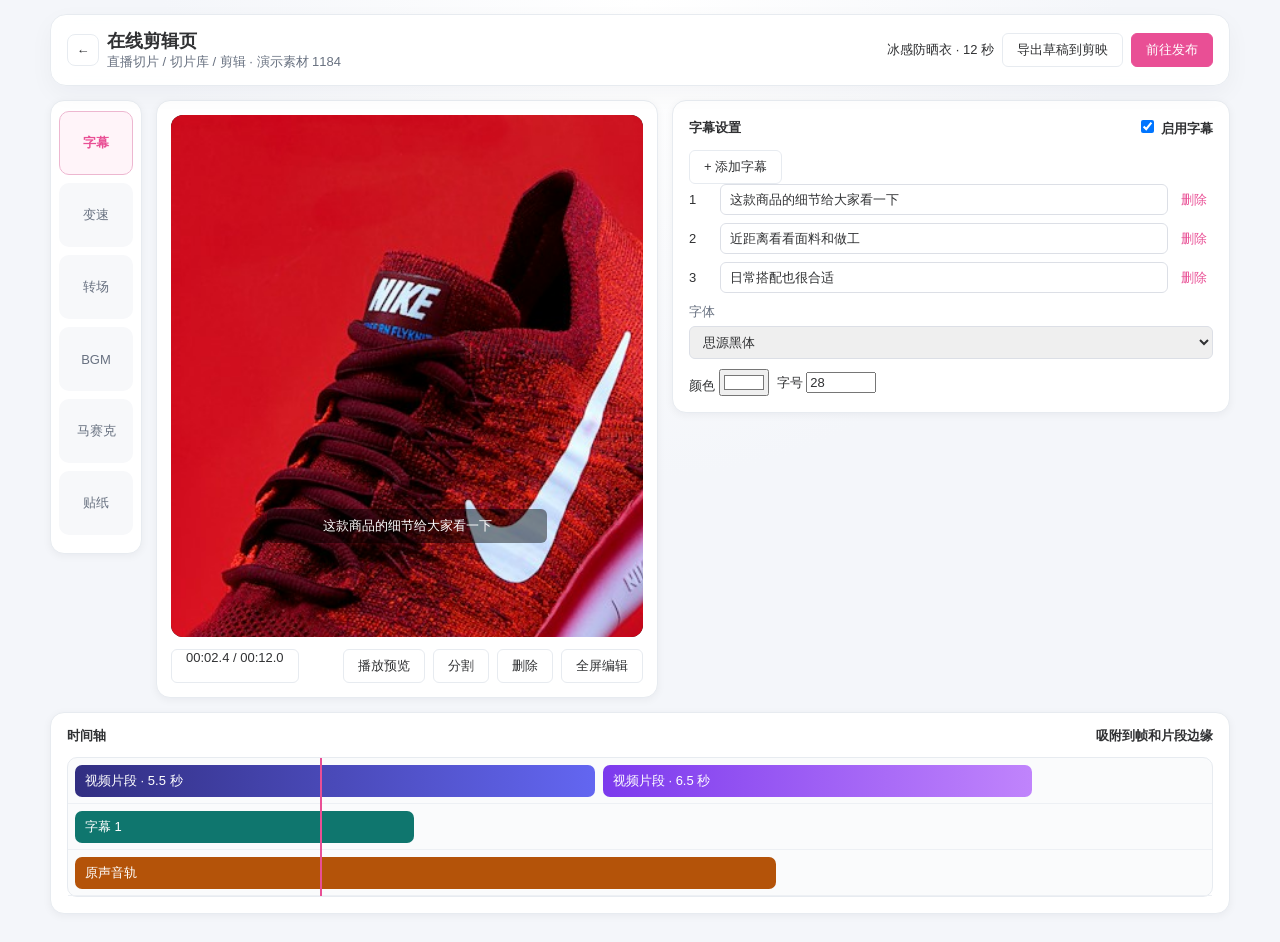
<file: online-edit/index.html>
<!doctype html>
<html lang="zh-CN">
<head>
<meta charset="utf-8">
<meta name="viewport" content="width=device-width,initial-scale=1">
<title>在线剪辑页</title>
<style>
:root{--pink:#e94f95;--ink:#303133;--muted:#909399;--line:#e7ebf0;--bg:#f6f6fa}*{box-sizing:border-box}body{margin:0;background:radial-gradient(circle at top,#fff,#f4f6fa 42%);color:var(--ink);font:13px -apple-system,BlinkMacSystemFont,"PingFang SC","Microsoft YaHei",sans-serif}button,input,select,textarea{font:inherit;color:inherit}button{cursor:pointer}button:disabled{cursor:not-allowed;opacity:.45}.header{position:sticky;top:0;z-index:5;width:min(1180px,calc(100% - 48px));margin:14px auto 0;padding:14px 16px;border:1px solid var(--line);border-radius:16px;background:#ffffffeb;box-shadow:0 8px 24px #0f172a0a;backdrop-filter:blur(10px)}.titlebar,.headerActions,.actionbar,.panelHead,.row{display:flex;align-items:center;gap:8px}.titlebar{min-height:36px}.back{width:32px;height:32px;border:1px solid var(--line);border-radius:8px;background:#fff}.title{font-size:18px;font-weight:650}.tag,.field span,.meta span{color:#687180}.headerActions{margin-left:auto}.sourceName{max-width:280px;overflow:hidden;text-overflow:ellipsis;white-space:nowrap}.ghost,.primary,.actionbar button,.actionbar span{height:34px;padding:0 14px;border-radius:6px;border:1px solid var(--line);background:#fff}.primary{background:var(--pink);border-color:var(--pink);color:#fff}.workspace{width:min(1180px,calc(100% - 48px));margin:14px auto 28px;display:grid;grid-template-rows:auto auto;gap:14px}.primaryGrid{display:grid;grid-template-columns:92px minmax(320px,.9fr) minmax(340px,1fr);gap:14px;align-items:start}.card{background:#fff;border:1px solid var(--line);border-radius:14px;box-shadow:0 2px 8px #0f172a0d;min-height:0}.rail{padding:10px 8px;overflow:auto}.rail button{width:100%;height:64px;margin-bottom:8px;border:1px solid transparent;border-radius:10px;background:#f7f8fa;color:#687180}.rail button.active{background:#fff4f9;border-color:#edb7d0;color:var(--pink);font-weight:650} .preview{display:grid;grid-template-rows:auto auto;padding:14px;gap:12px} .stage{position:relative;height:min(58vh,560px);border-radius:12px;background:#111;overflow:hidden;display:grid;place-items:center}.stage img{width:auto;height:100%;max-width:100%;object-fit:cover;aspect-ratio:9/16}.subtitleOverlay{position:absolute;left:50%;bottom:18%;transform:translateX(-50%);width:min(72%,280px);padding:8px 12px;border-radius:6px;background:#00000073;color:#fff;text-align:center}.sticker{position:absolute;right:18%;top:18%;padding:8px 10px;border-radius:10px;background:#fff;color:var(--pink);font-weight:700}.mosaic{position:absolute;left:18%;top:24%;width:92px;height:70px;background:#bbb;filter:blur(4px);border:1px dashed #fff}.actionbar{justify-content:space-between}.config{padding:16px;max-height:min(58vh,560px);overflow:auto}.panelHead{justify-content:space-between;margin-bottom:12px;font-weight:650}.field{display:grid;gap:5px;margin:10px 0}.input,select,textarea{width:100%;border:1px solid #dcdfe6;border-radius:6px;padding:7px 9px}textarea{min-height:58px}.lines,.grid{display:grid;gap:8px}.grid{grid-template-columns:repeat(3,1fr)}.line{display:grid;grid-template-columns:24px 1fr auto;gap:7px;align-items:center}.line button{border:0;background:none;color:var(--pink)}.option{height:58px;border:1px solid var(--line);border-radius:8px;background:#fafbfc}.option.active{border-color:var(--pink);background:#fff4f9;color:var(--pink)}.timeline{padding:14px 16px 16px}.tracks{position:relative;border:1px solid var(--line);border-radius:10px;background:#fafbfc}.lane{height:46px;border-bottom:1px solid #edf0f4;display:flex;align-items:center;padding:7px}.clip{height:32px;border-radius:7px;background:linear-gradient(90deg,#312e81,#6366f1);color:#fff;display:flex;align-items:center;padding:0 10px}.playhead{position:absolute;top:0;bottom:0;width:2px;background:var(--pink);left:22%}.overlay{position:fixed;inset:0;background:#0f172a7a;display:grid;place-items:center}.dialog{width:min(460px,calc(100% - 32px));background:#fff;border-radius:14px;padding:22px}.progress{height:8px;background:#f2f2f2;border-radius:8px;overflow:hidden}.progress i{display:block;height:100%;width:0;background:var(--pink)}.meta{display:grid;grid-template-columns:1fr 1fr;gap:8px;margin:14px 0}.meta div{padding:9px;border:1px solid var(--line);border-radius:8px;background:#fafbfc}.hidden{display:none}@media(max-width:1100px){.header,.workspace{width:min(100% - 28px,1180px)}.primaryGrid{grid-template-columns:84px minmax(280px,1fr)}.config{grid-column:1/-1;max-height:none}.stage{height:min(50vh,520px)}}@media(max-width:700px){.header,.workspace{width:calc(100% - 20px)}.primaryGrid{grid-template-columns:1fr}.rail{display:flex;gap:8px}.rail button{width:82px;flex:none;margin-bottom:0}.titlebar{flex-wrap:wrap}.headerActions{width:100%;margin-left:0}.stage{height:62vw}}
</style>
</head>
<body>
<header class="header"><div class="titlebar"><button class="back" id="back" aria-label="返回">←</button><div><div class="title">在线剪辑页</div><div class="tag">直播切片 / 切片库 / 剪辑 · 演示素材 1184</div></div><div class="headerActions"><span class="sourceName">冰感防晒衣 · 12 秒</span><button class="ghost" id="download">导出草稿到剪映</button><button class="primary" id="next">前往发布</button></div></div></header>
<main class="workspace"><div class="primaryGrid">
<nav class="card rail" aria-label="剪辑工具"><button data-tool="subtitle" class="active">字幕</button><button data-tool="speed">变速</button><button data-tool="transition">转场</button><button data-tool="bgm">BGM</button><button data-tool="mosaic">马赛克</button><button data-tool="sticker">贴纸</button></nav>
<section class="card preview" aria-label="视频预览"><div class="stage"><img src="../assets/clip-covers/sneaker-red.jpg" alt="当前视频演示封面"><div class="subtitleOverlay" id="subtitleOverlay">这款商品的细节给大家看一下</div><div class="sticker hidden" id="stickerOverlay">LOOK</div><div class="mosaic hidden" id="mosaicOverlay"></div></div><div class="actionbar"><span id="timeLabel">00:02.4 / 00:12.0</span><div class="row"><button id="play">播放预览</button><button id="split">分割</button><button id="remove">删除</button><button id="fullscreen">全屏编辑</button></div></div></section>
<section class="card config" id="config" aria-live="polite"></section>
</div><section class="card timeline" aria-label="视频时间轴"><div class="panelHead"><span>时间轴</span><span id="timelineState">吸附到帧和片段边缘</span></div><div class="tracks"><div class="playhead" id="playhead"></div><div class="lane"><div class="clip" style="width:46%">视频片段 · 5.5 秒</div><div class="clip" style="width:38%;margin-left:8px;background:linear-gradient(90deg,#7c3aed,#c084fc)">视频片段 · 6.5 秒</div></div><div class="lane"><div class="clip" style="width:30%;background:#0f766e">字幕 1</div></div><div class="lane"><div class="clip" style="width:62%;background:#b45309">原声音轨</div></div></div></section></main>
<div class="overlay hidden" id="renderOverlay"><section class="dialog" role="dialog" aria-modal="true"><h2>正在生成视频</h2><div class="progress"><i id="renderBar"></i></div><p id="renderStatus">准备中</p><div class="meta"><div><span>分辨率</span><b>1080 × 1920</b></div><div><span>封装格式</span><b>MP4</b></div><div><span>视频编码</span><b>AVC</b></div><div><span>音频编码</span><b>Opus</b></div></div><div class="row" style="justify-content:flex-end"><button class="ghost" id="cancelRender">取消生成</button></div></section></div>
<script>
const panels={subtitle:'<div class="panelHead"><span>字幕设置</span><label><input id="subtitleEnabled" type="checkbox" checked> 启用字幕</label></div><button class="ghost" id="addSubtitle">+ 添加字幕</button><div class="lines" id="subtitleLines"></div><div class="field"><span>字体</span><select><option>思源黑体</option><option>思源宋体</option><option>霞鹜文楷</option><option>得意黑</option></select></div><div class="row"><label>颜色 <input id="fontColor" type="color" value="#ffffff"></label><label>字号 <input id="fontSize" type="number" value="28" style="width:70px"></label></div>',speed:'<div class="panelHead"><span>变速设置</span></div><div class="meta"><div><span>原始时长</span><b>12.0 秒</b></div><div><span>变速后</span><b id="speedDuration">10.0 秒</b></div></div><input id="speed" type="range" min="0.5" max="2" step="0.1" value="1.2">',transition:'<div class="panelHead"><span>转场特效</span></div><p>先选中视频片段，再选择转场特效。</p><input class="input" id="transitionSearch" placeholder="搜索转场"><div class="grid" id="transitions"></div>',bgm:'<div class="panelHead"><span>BGM库</span></div><button class="option active">轻快原声 · 12 秒</button><button class="option">店铺推广曲 · 8 秒</button><div class="field"><span>原声音量 <b id="volumeLabel">80%</b></span><input id="volume" type="range" min="0" max="100" value="80"></div>',mosaic:'<div class="panelHead"><span>马赛克</span><button class="ghost" id="addMosaic">+ 添加马赛克</button></div><p id="mosaicStatus">当前未添加马赛克。</p>',sticker:'<div class="panelHead"><span>贴纸</span></div><div class="grid"><button class="option" data-sticker="LOOK">LOOK</button><button class="option" data-sticker="BUY">BUY</button><button class="option" data-sticker="♥">♥</button></div>'};
const lines=['这款商品的细节给大家看一下','近距离看看面料和做工','日常搭配也很合适'];
const transitions=['淡入淡出','交叉缩放','圆形打开','万花筒','百叶窗','像素化','风车','爱心','涟漪'];
let tool='subtitle',playing=false,timer=null,progress=0,renderTimer=null;
function bindPanel(){document.querySelector('#addSubtitle')?.addEventListener('click',()=>{lines.push('新的字幕');renderPanel()});document.querySelectorAll('[data-line]').forEach(input=>input.oninput=()=>{lines[input.dataset.line]=input.value;document.querySelector('#subtitleOverlay').textContent=lines[0]||''});document.querySelectorAll('[data-delete-line]').forEach(button=>button.onclick=()=>{lines.splice(Number(button.dataset.deleteLine),1);renderPanel()});document.querySelector('#subtitleEnabled')?.addEventListener('change',event=>document.querySelector('#subtitleOverlay').classList.toggle('hidden',!event.target.checked));document.querySelector('#speed')?.addEventListener('input',event=>document.querySelector('#speedDuration').textContent=(12/Number(event.target.value)).toFixed(1)+' 秒');document.querySelector('#transitionSearch')?.addEventListener('input',renderTransitions);document.querySelectorAll('[data-transition]').forEach(button=>button.onclick=()=>{document.querySelectorAll('[data-transition]').forEach(item=>item.classList.remove('active'));button.classList.add('active')});document.querySelector('#volume')?.addEventListener('input',event=>document.querySelector('#volumeLabel').textContent=event.target.value+'%');document.querySelector('#addMosaic')?.addEventListener('click',()=>{document.querySelector('#mosaicOverlay').classList.remove('hidden');document.querySelector('#mosaicStatus').textContent='已添加马赛克 1'});document.querySelectorAll('[data-sticker]').forEach(button=>button.onclick=()=>{const sticker=document.querySelector('#stickerOverlay');sticker.textContent=button.dataset.sticker;sticker.classList.remove('hidden')})}
function renderLines(){document.querySelector('#subtitleLines').innerHTML=lines.map((line,index)=>'<div class="line"><span>'+(index+1)+'</span><input class="input" data-line="'+index+'" value="'+line+'"><button data-delete-line="'+index+'">删除</button></div>').join('');document.querySelector('#subtitleOverlay').textContent=lines[0]||''}
function renderTransitions(){const query=document.querySelector('#transitionSearch')?.value||'';document.querySelector('#transitions').innerHTML=transitions.filter(item=>item.includes(query)).map(item=>'<button class="option" data-transition="'+item+'">'+item+'</button>').join('')||'<p>暂无匹配转场</p>'}
function renderPanel(){document.querySelector('#config').innerHTML=panels[tool];document.querySelectorAll('[data-tool]').forEach(button=>button.classList.toggle('active',button.dataset.tool===tool));if(tool==='subtitle')renderLines();if(tool==='transition')renderTransitions();bindPanel()}
document.querySelectorAll('[data-tool]').forEach(button=>button.onclick=()=>{tool=button.dataset.tool;renderPanel()});
document.querySelector('#play').onclick=()=>{playing=!playing;document.querySelector('#play').textContent=playing?'暂停预览':'播放预览';clearInterval(timer);if(playing)timer=setInterval(()=>{progress=(progress+2)%100;document.querySelector('#playhead').style.left=progress+'%';document.querySelector('#timeLabel').textContent='00:'+String(Math.floor(progress*12/100)).padStart(2,'0')+'.0 / 00:12.0'},180)};
document.querySelector('#split').onclick=()=>document.querySelector('#timelineState').textContent='已在当前时间分割选中片段';
document.querySelector('#remove').onclick=()=>document.querySelector('#timelineState').textContent='至少保留一个视频片段';
document.querySelector('#fullscreen').onclick=()=>document.body.requestFullscreen?.();
document.querySelector('#download').onclick=()=>document.querySelector('#timelineState').textContent='导出草稿到剪映（原型演示）';
document.querySelector('#back').setAttribute('aria-label','返回成片编辑');
document.querySelector('#back').title='返回成片编辑';
document.querySelector('#back').onclick=()=>{location.href=new URL('../live-slice-prototype.html',location.href).href;};
document.querySelector('#next').onclick=()=>{const context=new URLSearchParams(location.search);const target=new URL('../live-slice-prototype.html',location.href);target.searchParams.set('publish_task',context.get('task')||'131');target.searchParams.set('publish_clip',context.get('clip')||'0');target.searchParams.set('publish_from','online-edit');location.href=target.href;};
document.querySelector('#cancelRender').onclick=()=>{clearInterval(renderTimer);document.querySelector('#renderOverlay').classList.add('hidden');document.querySelector('#timelineState').textContent='已取消生成'};
renderPanel();
</script>
</body>
</html>
</file>
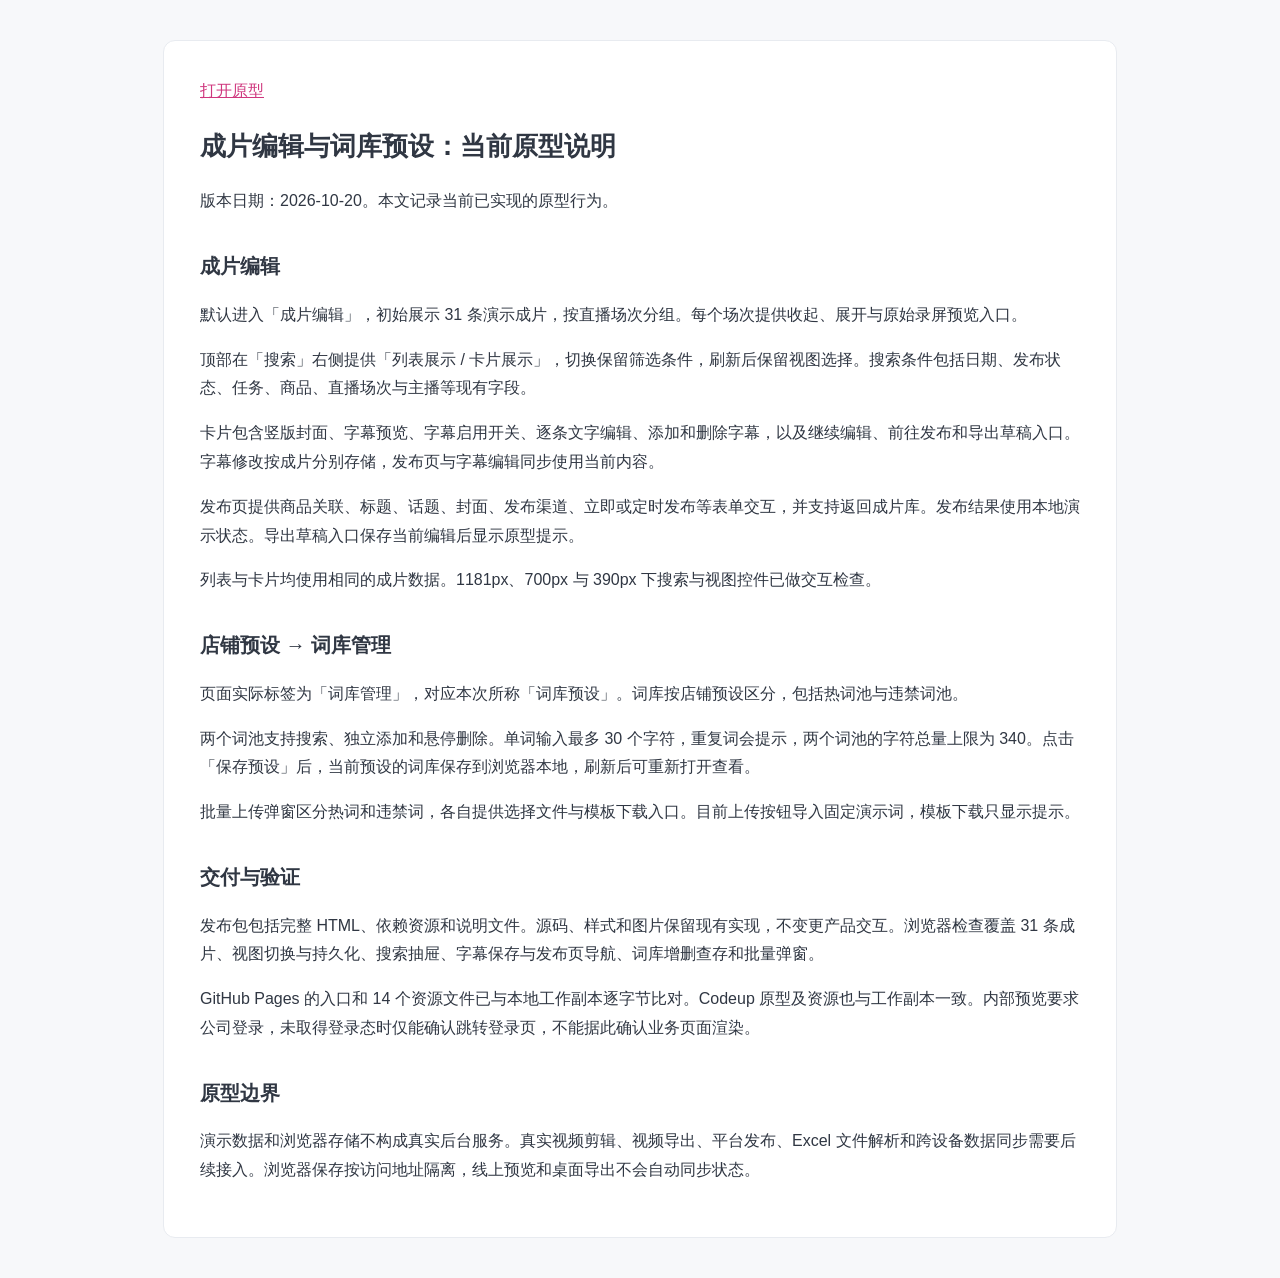
<file: prd.html>
<!doctype html><html lang="zh-CN"><head><meta charset="UTF-8"><meta name="viewport" content="width=device-width,initial-scale=1"><title>成片编辑与词库预设 · 原型说明</title><style>body{margin:0;background:#f7f8fa;color:#303743;font:16px/1.8 -apple-system,BlinkMacSystemFont,"PingFang SC",sans-serif}main{max-width:880px;margin:40px auto;background:white;padding:36px;border:1px solid #e8ebf0;border-radius:12px}h1{font-size:26px}h2{font-size:20px;margin-top:32px}a{color:#cf377e}@media(max-width:600px){main{margin:12px;padding:20px}}</style></head><body><main><a href="index.html">打开原型</a><h1>成片编辑与词库预设：当前原型说明</h1><p>版本日期：2026-10-20。本文记录当前已实现的原型行为。</p><h2>成片编辑</h2><p>默认进入「成片编辑」，初始展示 31 条演示成片，按直播场次分组。每个场次提供收起、展开与原始录屏预览入口。</p><p>顶部在「搜索」右侧提供「列表展示 / 卡片展示」，切换保留筛选条件，刷新后保留视图选择。搜索条件包括日期、发布状态、任务、商品、直播场次与主播等现有字段。</p><p>卡片包含竖版封面、字幕预览、字幕启用开关、逐条文字编辑、添加和删除字幕，以及继续编辑、前往发布和导出草稿入口。字幕修改按成片分别存储，发布页与字幕编辑同步使用当前内容。</p><p>发布页提供商品关联、标题、话题、封面、发布渠道、立即或定时发布等表单交互，并支持返回成片库。发布结果使用本地演示状态。导出草稿入口保存当前编辑后显示原型提示。</p><p>列表与卡片均使用相同的成片数据。1181px、700px 与 390px 下搜索与视图控件已做交互检查。</p><h2>店铺预设 → 词库管理</h2><p>页面实际标签为「词库管理」，对应本次所称「词库预设」。词库按店铺预设区分，包括热词池与违禁词池。</p><p>两个词池支持搜索、独立添加和悬停删除。单词输入最多 30 个字符，重复词会提示，两个词池的字符总量上限为 340。点击「保存预设」后，当前预设的词库保存到浏览器本地，刷新后可重新打开查看。</p><p>批量上传弹窗区分热词和违禁词，各自提供选择文件与模板下载入口。目前上传按钮导入固定演示词，模板下载只显示提示。</p><h2>交付与验证</h2><p>发布包包括完整 HTML、依赖资源和说明文件。源码、样式和图片保留现有实现，不变更产品交互。浏览器检查覆盖 31 条成片、视图切换与持久化、搜索抽屉、字幕保存与发布页导航、词库增删查存和批量弹窗。</p><p>GitHub Pages 的入口和 14 个资源文件已与本地工作副本逐字节比对。Codeup 原型及资源也与工作副本一致。内部预览要求公司登录，未取得登录态时仅能确认跳转登录页，不能据此确认业务页面渲染。</p><h2>原型边界</h2><p>演示数据和浏览器存储不构成真实后台服务。真实视频剪辑、视频导出、平台发布、Excel 文件解析和跨设备数据同步需要后续接入。浏览器保存按访问地址隔离，线上预览和桌面导出不会自动同步状态。</p></main></body></html>
</file>
<file: assets/publish-page.css>
.clip-publish-page{--publish-accent:var(--pink);color:#303743;min-width:0}
body.standalone-publish{background:#f6f6fa}
.standalone-publish .sidebar,.standalone-publish .main>.top,.standalone-publish .content>.crumb,.standalone-publish #aiWorkspace>.ai-live-nav{display:none}
.standalone-publish .main{width:100%}
.standalone-publish .content{width:min(1180px,calc(100% - 48px));margin:14px auto 40px;padding:0}
.standalone-publish #aiWorkspace{min-height:0;border:0;background:transparent;box-shadow:none}
.standalone-publish #aiWorkspaceBody{padding:0}
.standalone-publish .publish-page-heading{justify-content:flex-start;gap:8px;min-height:66px;margin-bottom:14px;padding:14px 16px;border:1px solid #e7ebf0;border-radius:16px;background:#ffffffeb;box-shadow:0 8px 24px #0f172a0a}
.standalone-publish .publish-page-heading h2{font-size:18px;font-weight:650}
.standalone-publish .publish-back{display:grid;place-items:center;flex:none;width:32px;height:32px;padding:0;border:1px solid #e7ebf0;border-radius:8px;background:#fff}
.standalone-publish .publish-back:hover{background:#f7f8fa}
.standalone-publish .publish-back:focus-visible{outline:2px solid #e94f95;outline-offset:3px}
@media(max-width:700px){.standalone-publish .content{width:calc(100% - 24px);margin-top:12px}}
.publish-page-heading{display:flex;align-items:center;justify-content:space-between;gap:16px;margin-bottom:16px}
.publish-page-heading h2{font-size:17px;margin:0;font-weight:600}
.publish-page-heading small{display:block;color:#909399;font-size:12px;font-weight:400;margin-top:5px}
.publish-back{color:#606266;display:inline-flex;align-items:center;gap:6px;padding:8px 0}
.publish-icon{width:18px;height:18px;display:block;flex:none}
.publish-layout{display:grid;grid-template-columns:minmax(230px,300px) minmax(0,1fr);gap:16px;align-items:start}
.publish-card{background:#fff;border:1px solid #e8ebf0;border-radius:12px;padding:12px;box-shadow:0 2px 6px #202c4406}
.publish-preview-card{position:sticky;top:16px;padding:12px}
.publish-preview-head{display:flex;align-items:center;justify-content:space-between;gap:8px;margin-bottom:10px}
.publish-preview-head h3,.publish-card h3{margin:0;font-size:14px;font-weight:600;line-height:1.5}
.publish-icon-button{width:28px;height:28px;display:grid;place-items:center;border-radius:4px}
.publish-icon-button:hover{background:#f4f5f7}
.publish-preview-media{position:relative;aspect-ratio:9/16;width:100%;overflow:hidden;border-radius:9px;background:#1c1c1c}
.publish-preview-media>img,.publish-preview-media>video{display:block;object-fit:cover;width:100%;height:100%}
.publish-preview-media:fullscreen{width:auto;height:100vh;max-width:100vw;aspect-ratio:9/16;margin:auto;border-radius:0}
.publish-demo-label{position:absolute;top:10px;left:10px;background:#222b;color:#fff;font-size:11px;padding:4px 7px;border-radius:4px}
.publish-caption-preview{position:absolute;bottom:12%;left:8%;right:8%;text-align:center;font-size:17px;font-weight:600;color:#fff;text-shadow:0 1px 3px #000,0 0 3px #000;overflow-wrap:anywhere;pointer-events:none}
.publish-preview-note{color:#909399;font-size:12px;line-height:1.6;margin:10px 0 0}
.publish-subtitle-link{color:var(--publish-accent);padding:8px 0 0}
.publish-form{display:flex;flex-direction:column;gap:10px;min-width:0}
.publish-card-title{display:flex;align-items:center;gap:10px;flex-wrap:wrap;margin-bottom:8px;min-height:20px}
.publish-required{color:#f56c6c;margin-right:4px}
.publish-related-products{display:flex;gap:16px;align-items:flex-end;flex-wrap:wrap}
.publish-product-picker{width:76px;height:76px;flex:none;border:1px dashed #dcdfe6;background:#f7f8fb;border-radius:4px;display:flex;flex-direction:column;align-items:center;justify-content:center;gap:8px;color:#9099a7;font-size:12px}
.publish-product-picker img{width:21px;height:21px;opacity:.55}
.publish-product-picker:hover,.publish-cover-slot:hover{border-color:var(--publish-accent);color:var(--publish-accent)}
.publish-recent{min-width:0;max-width:100%;flex:0 1 440px}
.publish-recent-label{display:block;color:#9099a7;font-size:12px;margin-bottom:7px}
.publish-product-item{display:flex;align-items:center;gap:10px;padding:10px;border:1px solid #e8ebf0;border-radius:4px;background:#fafafa;min-width:0;min-height:76px}
.publish-product-text{min-width:0;flex:1}
.publish-product-text b{display:block;overflow:hidden;text-overflow:ellipsis;white-space:nowrap;font-weight:500;line-height:1.6}
.publish-product-text small{color:#909399;display:block;margin-top:6px;overflow-wrap:anywhere}
.publish-product-item>.publish-text-button{flex:none;font-size:12px;padding:7px 9px;background:var(--publish-accent);color:#fff;border-radius:3px}
.publish-linked{margin-top:10px;padding:5px 10px;background:#fff7fb;border:1px solid #f8d8e8;border-radius:5px;display:flex;align-items:center;gap:10px;min-width:0}
.publish-linked[hidden]{display:none}
.publish-linked>span{flex:1;overflow-wrap:anywhere}
.publish-text-button{color:var(--publish-accent);padding:3px 0}
.publish-cart{display:flex;align-items:center;gap:12px;margin-top:20px;font-weight:500}
.publish-switch{appearance:none;width:34px;height:19px;border:0;background:#dcdfe6;border-radius:20px;position:relative;cursor:pointer;margin:0}
.publish-switch:before{content:"";position:absolute;top:2px;left:2px;width:15px;height:15px;border-radius:50%;background:#fff;transition:transform .15s}
.publish-switch:checked{background:var(--publish-accent)}
.publish-switch:checked:before{transform:translateX(15px)}
.publish-switch:disabled{opacity:.5;cursor:not-allowed}
.publish-title-source{font-weight:400;max-width:70%;overflow:hidden;white-space:nowrap;text-overflow:ellipsis;font-size:13px}
.publish-input-row{display:flex;border:1px solid #dcdfe6;border-radius:4px;align-items:center;padding-right:12px;background:#fff;min-width:0}
.publish-input-row:focus-within{border-color:var(--publish-accent)}
.publish-input-row input{height:32px;border:0;outline:0;flex:1;min-width:0;padding:0 10px;background:transparent;color:#303743}
.publish-input-row>button{white-space:nowrap;font-size:12px;margin-left:8px}
.publish-input-row input::placeholder,.publish-topic-input::placeholder{color:#a8abb2}
.publish-topic-tags{display:flex;gap:7px;flex-wrap:wrap;margin-bottom:8px}
.publish-topic-tags:empty{display:none}
.publish-topic-tag{display:inline-flex;align-items:center;gap:5px;color:#c43a7d;background:#fff3f9;padding:3px 7px;border:1px solid #f7d6e5;border-radius:4px;max-width:100%;overflow-wrap:anywhere}
.publish-topic-tag button{display:grid;place-items:center;padding:2px}
.publish-topic-tag img{width:13px;height:13px}
.publish-topic-row{display:flex;align-items:center;border:1px solid #dcdfe6;border-radius:4px;padding-right:10px;min-width:0}
.publish-topic-row:focus-within{border-color:var(--publish-accent)}
.publish-topic-input{height:32px;min-width:0;flex:1;border:0;padding:0 10px;outline:0;background:transparent}
.publish-topic-row button{color:var(--publish-accent);white-space:nowrap;font-size:12px}
.publish-upload-button{background:var(--publish-accent);color:#fff;padding:7px 14px;border-radius:4px;margin-bottom:10px}
.publish-covers{display:flex;gap:30px;align-items:flex-start;flex-wrap:wrap}
.publish-cover{display:flex;flex-direction:column;gap:8px;align-items:flex-start;color:#606266;font-size:12px}
.publish-cover-slot{display:flex;flex-direction:column;align-items:center;justify-content:center;gap:6px;border:1px dashed #dcdfe6;background:#f7f8fb;color:#9da5b3;border-radius:4px;overflow:hidden;padding:0;position:relative}
.publish-cover-slot[data-cover="vertical"]{width:78px;aspect-ratio:9/16}
.publish-cover-slot[data-cover="horizontal"]{width:138px;aspect-ratio:16/9}
.publish-cover-slot>img:not(.publish-icon){width:100%;height:100%;object-fit:cover;position:absolute;inset:0}
.publish-cover-slot .publish-icon{width:20px;height:20px;opacity:.5}
.publish-cover-clear{font-size:12px;color:var(--publish-accent);padding:0}
.publish-cover>span{font-weight:600}
.publish-choice-row{display:flex;gap:28px;flex-wrap:wrap;align-items:center;min-height:24px}
.publish-choice-row label{display:inline-flex;gap:7px;align-items:center;color:#606266;cursor:pointer}
.publish-choice-row input{accent-color:var(--publish-accent);margin:0;width:14px;height:14px}
.publish-schedule{height:34px;max-width:100%;margin-top:12px;border:1px solid #dcdfe6;border-radius:4px;padding:0 9px;background:#fff;color:#606266}
.publish-field-error{margin:8px 0 0;font-size:12px;line-height:1.5;color:#d84355}
.publish-field-error:empty{display:none}
.publish-form [aria-invalid="true"]{border-color:#e25767}
.publish-footer{display:flex;justify-content:space-between;align-items:center;gap:12px;flex-wrap:wrap;padding:12px 0 0}
.publish-footer p{margin:0;color:#909399;font-size:12px;line-height:1.6}
.publish-footer-actions{display:flex;gap:8px;align-items:center;flex-wrap:wrap}
.publish-primary{height:34px;background:var(--publish-accent);color:#fff;border-radius:4px;padding:0 20px}
.publish-primary:hover,.publish-upload-button:hover{filter:brightness(.95)}
.clip-publish-page button:focus-visible,.clip-publish-page input:focus-visible,.clip-publish-page select:focus-visible{outline:2px solid var(--publish-accent);outline-offset:3px}
.publish-status{color:#c43a7d;font-size:12px;line-height:1.6;min-height:0}
.publish-status:empty{display:none}
.publish-product-dialog{width:min(560px,calc(100vw - 32px));padding:22px;border:1px solid #e8ebf0;border-radius:12px;box-shadow:0 16px 60px #202c4429;color:#303743}
.publish-product-dialog::backdrop{background:#1f273755}
.publish-product-dialog header{display:flex;align-items:center;justify-content:space-between;margin-bottom:16px}
.publish-product-dialog h3{font-size:16px;margin:0}
.publish-product-dialog select{width:100%;height:38px;border:1px solid #dcdfe6;border-radius:4px;background:#fff;padding:0 8px;margin:8px 0 16px;color:#303743}
.publish-product-dialog .publish-footer-actions{justify-content:flex-end}
.publish-product-dialog p{font-size:12px;color:#909399;line-height:1.6}
@media(min-width:1700px){.publish-layout{grid-template-columns:320px minmax(0,1fr)}}
@media(max-width:1050px){.publish-layout{grid-template-columns:220px minmax(0,1fr)}.publish-title-source{max-width:60%}.publish-recent{flex-basis:100%}.publish-related-products{align-items:flex-start;gap:12px}.publish-product-item>.publish-text-button{max-width:110px;white-space:normal}}
@media(max-width:650px){.publish-layout{grid-template-columns:1fr}.publish-preview-card{position:static;max-width:320px;width:100%;justify-self:center}.publish-preview-media{max-width:220px;margin:0 auto}.publish-card{padding:14px}.publish-page-heading{align-items:flex-start}.publish-page-heading h2{font-size:16px}.publish-back{white-space:nowrap;font-size:12px}.publish-title-source{max-width:100%;order:2;flex-basis:100%}.publish-product-item{align-items:flex-start;flex-wrap:wrap}.publish-product-text{flex-basis:150px}.publish-choice-row{gap:20px}.publish-footer-actions{width:100%;justify-content:flex-end}.publish-covers{gap:24px}.publish-caption-preview{font-size:15px}.publish-preview-note{font-size:11px}.publish-card-title{gap:7px}}
@media(prefers-reduced-motion:reduce){.publish-switch:before{transition:none}}
@media(max-width:650px){.shell:has(.clip-publish-page) .top{padding:0 14px;gap:10px}.shell:has(.clip-publish-page) .top .store{min-width:0;font-size:0;gap:6px}.shell:has(.clip-publish-page) .store>b{font-size:13px;max-width:120px;white-space:nowrap;overflow:hidden;text-overflow:ellipsis}.shell:has(.clip-publish-page) #switch{font-size:12px;white-space:nowrap}.shell:has(.clip-publish-page) .top .auth,.shell:has(.clip-publish-page) .top .check{display:none}.shell:has(.clip-publish-page) .top .right{gap:8px;flex:none}.shell:has(.clip-publish-page) .top .user{white-space:nowrap}}
</file>
<file: assets/clip-inline-editor.css>
.clip-card-grid.clip-editor-grid{grid-template-columns:repeat(2,minmax(0,1fr));gap:16px}
.clip-card.clip-editor-card{padding:10px;gap:8px;background:#fff;overflow:visible;min-width:0}
.clip-editor-heading{display:flex;align-items:center;justify-content:space-between;gap:14px;min-height:28px}
.clip-editor-product{display:flex;align-items:baseline;gap:12px;flex-wrap:wrap;min-width:0}
.clip-editor-product strong{color:#303743;font-size:15px;font-weight:600;line-height:23px;overflow-wrap:anywhere}
.clip-editor-duration{color:#909399;font-size:11px;white-space:nowrap;font-variant-numeric:tabular-nums}
.clip-editor-status{border-radius:4px;padding:2px 7px;background:#f0f2f5;color:#7f8897;font-size:11px;line-height:18px;white-space:nowrap}
.clip-editor-status.published{background:#edf8f1;color:#24794a}
.clip-editor-select{display:flex;gap:6px;align-items:center;white-space:nowrap;color:#606266;font-size:12px}
.clip-editor-select input{accent-color:#e94f95;width:16px;height:16px;margin:0}
.clip-inline-body.subtitle-editor-body{display:grid;grid-template-columns:minmax(120px,.8fr) minmax(220px,1.2fr);grid-template-rows:minmax(0,1fr);height:430px;min-height:0;flex:none;gap:10px;padding:8px;background:#f7f8fa;border-radius:8px;overflow:hidden}
.clip-inline-body .subtitle-preview-pane{display:flex;flex-direction:column;align-items:center;justify-content:center;gap:8px;height:auto;min-height:0;padding:8px;background:#f0f3f7;flex:none}
.clip-inline-body .subtitle-preview-frame{position:relative;width:min(185px,100%);height:auto;max-height:none;aspect-ratio:9/16;flex:none;box-shadow:0 6px 20px #1b223019}
.clip-inline-body .subtitle-preview-frame img,.clip-inline-body .subtitle-preview-frame video{width:100%;height:100%;object-fit:cover;position:absolute;inset:0}.clip-inline-video{background:#222}.clip-inline-poster{z-index:0}.clip-inline-video:not([hidden]) + .clip-inline-poster{display:none}
.clip-inline-body .subtitle-preview-label{font-size:10px;left:5px;top:7px;padding:3px 5px;max-width:calc(100% - 10px);box-sizing:border-box}
.clip-inline-body .subtitle-preview-copy{font-size:12px;bottom:10%;white-space:pre-wrap;max-height:50%;padding:5px 7px}
.clip-inline-body .subtitle-preview-frame{cursor:pointer}
.clip-inline-body .subtitle-edit-pane{height:100%;min-height:0;flex:none;background:#fff}
.clip-inline-body .subtitle-edit-head{padding:10px 9px;gap:6px}
.clip-inline-body .subtitle-edit-head h3{font-size:13px}
.clip-inline-body .subtitle-edit-head small{font-size:10px}
.clip-inline-body .subtitle-switch{font-size:11px;gap:4px;white-space:nowrap}
.clip-inline-body .subtitle-editor-hint{padding:7px 9px 0;font-size:11px}
.clip-inline-body .subtitle-edit-list{position:relative;min-height:0;flex:1;padding:0 9px;overscroll-behavior:contain}
.clip-inline-body .subtitle-item{min-height:42px;padding:8px 0;grid-template-columns:14px minmax(0,1fr) 48px;gap:4px}
.clip-inline-body .subtitle-item-index{width:14px;font-size:11px}
.clip-inline-body .subtitle-item-actions{gap:0;margin-top:-1px}
.clip-inline-body .subtitle-item .subtitle-icon-btn{width:24px;height:28px;padding:4px}
.clip-inline-body .subtitle-icon{width:16px;height:16px}
.clip-inline-body .subtitle-line-text{font-size:13px;line-height:24px}
.clip-inline-body .subtitle-save-status{min-height:23px;padding:3px 9px;font-size:11px}
.clip-inline-body .subtitle-edit-foot{padding:8px;gap:5px;flex-wrap:wrap;justify-content:flex-end}
.clip-inline-body .subtitle-edit-foot button{height:30px;padding-left:8px;padding-right:8px;font-size:11px;white-space:nowrap}
.clip-inline-body .subtitle-edit-foot .inline-subtitle-edit{order:1}.clip-inline-body .subtitle-edit-foot .inline-subtitle-export{order:2}.clip-inline-body .subtitle-edit-foot .inline-subtitle-publish{order:3;margin-left:auto}
.clip-editor-download{height:28px;flex:none;padding:0 12px;color:#d94188;font-size:12px;border:1px solid #e2e5eb;border-radius:5px;background:#fff}
.clip-editor-download:hover{border-color:#eab6ce;background:#fff7fb}
.clip-editor-card button:focus-visible,.clip-editor-card input:focus-visible{outline:2px solid #d94188;outline-offset:2px}
@media(max-width:1080px){.clip-card-grid.clip-editor-grid{grid-template-columns:minmax(0,1fr)}.clip-inline-body.subtitle-editor-body{grid-template-columns:minmax(150px,.8fr) minmax(240px,1.2fr)}}
@media(max-width:680px){.clip-card.clip-editor-card{padding:10px;gap:10px}.clip-editor-heading{gap:8px;align-items:flex-start}.clip-editor-product{gap:6px 9px}.clip-inline-body.subtitle-editor-body{display:flex;flex-direction:column;height:auto;padding:10px;gap:12px;overflow:visible}.clip-inline-body .subtitle-preview-pane{height:324px;padding:10px;gap:8px}.clip-inline-body .subtitle-preview-frame{width:150px;max-width:100%;height:auto;aspect-ratio:9/16}.clip-inline-body .subtitle-preview-copy{font-size:13px}.clip-inline-body .subtitle-preview-label{font-size:10px;left:5px;top:5px;padding:3px 5px}.clip-inline-body .subtitle-edit-pane{height:480px;min-height:0;width:100%;flex:none}.clip-inline-body .subtitle-edit-head{padding:12px 10px;gap:8px}.clip-inline-body .subtitle-edit-head h3{font-size:14px}.clip-inline-body .subtitle-switch{font-size:12px;gap:5px}.clip-inline-body .subtitle-editor-hint{padding:8px 10px 0}.clip-inline-body .subtitle-edit-list{padding:0 10px}.clip-inline-body .subtitle-item{grid-template-columns:16px minmax(0,1fr) 58px;gap:5px}.clip-inline-body .subtitle-item-actions{gap:2px}.clip-inline-body .subtitle-item .subtitle-icon-btn{width:28px;height:32px;padding:4px}.clip-inline-body .subtitle-line-text{font-size:13px}.clip-inline-body .subtitle-save-status{padding:4px 10px;font-size:11px}.clip-inline-body .subtitle-edit-foot{padding:10px;gap:6px}.clip-inline-body .subtitle-edit-foot button{padding-left:10px;padding-right:10px;font-size:12px}.clip-editor-select{font-size:11px}}
</file>
<file: assets/original-materials.css>
.highlight-auto-head{display:flex;flex-wrap:wrap;justify-content:flex-start;align-items:center;gap:12px}
.highlight-auto-head>.highlight-auto-config{width:auto;min-width:0;flex:0 1 auto;flex-wrap:wrap;gap:8px 12px;min-height:50px;align-self:start}
.highlight-auto-head>.highlight-inline-create{width:132px;flex:0 0 132px;height:var(--capture-control-height,50px);min-height:50px;border-radius:8px;padding:12px 14px;font-size:13px;align-self:start}
.highlight-auto-head>.highlight-view-control-group{align-self:center;margin-left:auto}
.settings-dialog .host-manage{padding:0}
.settings-dialog .host-bind-only{padding:0;margin:0;border:0;box-shadow:none;border-radius:0;background:transparent}
.settings-dialog .host-accounts-count{margin:0;font-size:13px;color:#687180}
.settings-dialog .host-accounts-scroll{border:0;border-radius:0}
.settings-dialog .host-accounts-head{padding-bottom:18px;margin-bottom:0}
.settings-dialog .host-accounts-head h3{margin:0 0 10px}.settings-dialog .host-accounts-head p{margin:0;color:#909399;line-height:1.7}
.source-session-empty{grid-column:1/-1;padding:24px;text-align:center;border:1px dashed #e2e6ee;border-radius:8px;color:#909399}
.pending-source-sessions{margin-top:24px}
.original-materials-mask{position:fixed;inset:0;z-index:85;display:flex;align-items:center;justify-content:center;padding:40px;background:#20253166;backdrop-filter:blur(2px)}
.original-materials-dialog{display:flex;flex-direction:column;width:min(1180px,100%);height:min(860px,calc(100dvh - 80px));border-radius:16px;background:#fff;box-shadow:0 24px 80px #151b3033;overflow:hidden}
.original-materials-heading{display:flex;align-items:center;justify-content:space-between;gap:16px;padding:20px 24px;border-bottom:1px solid #edf0f4;flex:none}
.original-materials-heading h2{margin:0;font-size:18px;color:#303745}
.original-materials-heading p{margin:7px 0 0;color:#909399;font-size:12px}
.original-materials-close{height:32px;width:32px;border-radius:6px;font-size:24px;color:#909399}
.original-materials-close:hover{background:#f7f8fa;color:#e94f95}
.original-materials-body{min-height:0;flex:1}
.original-status{font-size:12px;white-space:nowrap;color:#c78a24}
.original-status.done{color:#368936}.original-status.failed{color:#e35757}
.original-status-link{padding:0;text-decoration:underline;text-underline-offset:3px}
.original-materials-detail{display:grid;grid-template-columns:minmax(0,1.2fr) minmax(340px,.9fr);align-items:start;gap:24px;min-width:0;height:100%;overflow:auto;overscroll-behavior:contain;padding:24px}
.original-preview{display:flex;align-items:center;justify-content:center;background:#1f232c;border-radius:10px;overflow:hidden;height:clamp(300px,58vh,640px)}
.original-preview video{width:100%;height:100%;object-fit:contain;background:#111}
.original-preview-empty{text-align:center;color:#c4cad5;padding:24px}
.original-preview-empty>span{display:block;font-size:48px;line-height:1;margin-bottom:16px;color:#7f899d}
.original-preview-empty b{font-size:14px;font-weight:500}.original-preview-empty p{font-size:12px;color:#929aab}
.original-materials-meta{display:flex;flex-direction:column;min-height:100%;min-width:0}
.original-info{margin-top:0}
.original-info-heading{display:flex;align-items:center;justify-content:space-between;gap:12px;margin-bottom:16px}
.original-info-heading h3{margin:0;font-size:14px}
.original-info dl{display:grid;grid-template-columns:repeat(3,minmax(0,1fr));gap:18px 20px;margin:0}
.original-info dt{margin-bottom:6px;font-size:12px;color:#909399}
.original-info dd{margin:0;line-height:1.6;overflow-wrap:anywhere;color:#4a5260;font-size:12px}
.original-material-actions{display:grid;grid-template-columns:repeat(4,minmax(0,1fr));align-items:stretch;gap:10px;flex-wrap:nowrap;padding-top:20px;margin-top:auto;border-top:1px solid #edf0f4}
.original-material-actions button{width:100%;height:34px;min-width:0;padding:0 10px;border:1px solid #dcdfe6;border-radius:4px;background:#fff;color:#606266;font-size:12px;line-height:32px;white-space:nowrap;box-sizing:border-box}
.original-material-actions button.search{border-color:#e94f95;background:#e94f95;color:#fff}
.original-material-actions button.search:hover{border-color:#d83f83;background:#d83f83}
.original-material-actions button.reset:hover{border-color:#e94f95;color:#e94f95;background:#fff7fb}
.original-material-actions button.original-delete{border-color:#f1b7b7;color:#e25757;background:#fff}
.original-material-actions button.original-delete:hover{border-color:#e25757;background:#fff5f5}
.original-material-actions button:disabled{cursor:not-allowed;opacity:.45}
.original-materials-dialog button:focus-visible{outline:2px solid #d94188;outline-offset:2px}
@media(max-width:900px){.original-materials-mask{padding:16px}.original-materials-dialog{height:calc(100dvh - 32px);border-radius:12px}.original-materials-heading{padding:16px}.original-materials-detail{grid-template-columns:minmax(0,1fr);gap:20px;padding:16px}.original-preview{height:clamp(220px,42vh,420px)}.original-info dl{grid-template-columns:repeat(2,minmax(0,1fr));gap:16px}.original-materials-meta{min-height:0}.original-material-actions{margin-top:20px}}
@media(max-width:480px){.original-material-actions{grid-template-columns:repeat(2,minmax(0,1fr))}}
@media(max-width:560px){.highlight-auto-head>.highlight-auto-config{width:100%;flex-basis:100%}}
.clip-session.is-located .clip-session-head{animation:clipLocateFlash .9s ease-out}
@keyframes clipLocateFlash{0%,100%{background:transparent;box-shadow:none}18%,55%{background:#fff5f9;box-shadow:0 0 0 2px #e94f95;border-radius:6px}}
</file>
